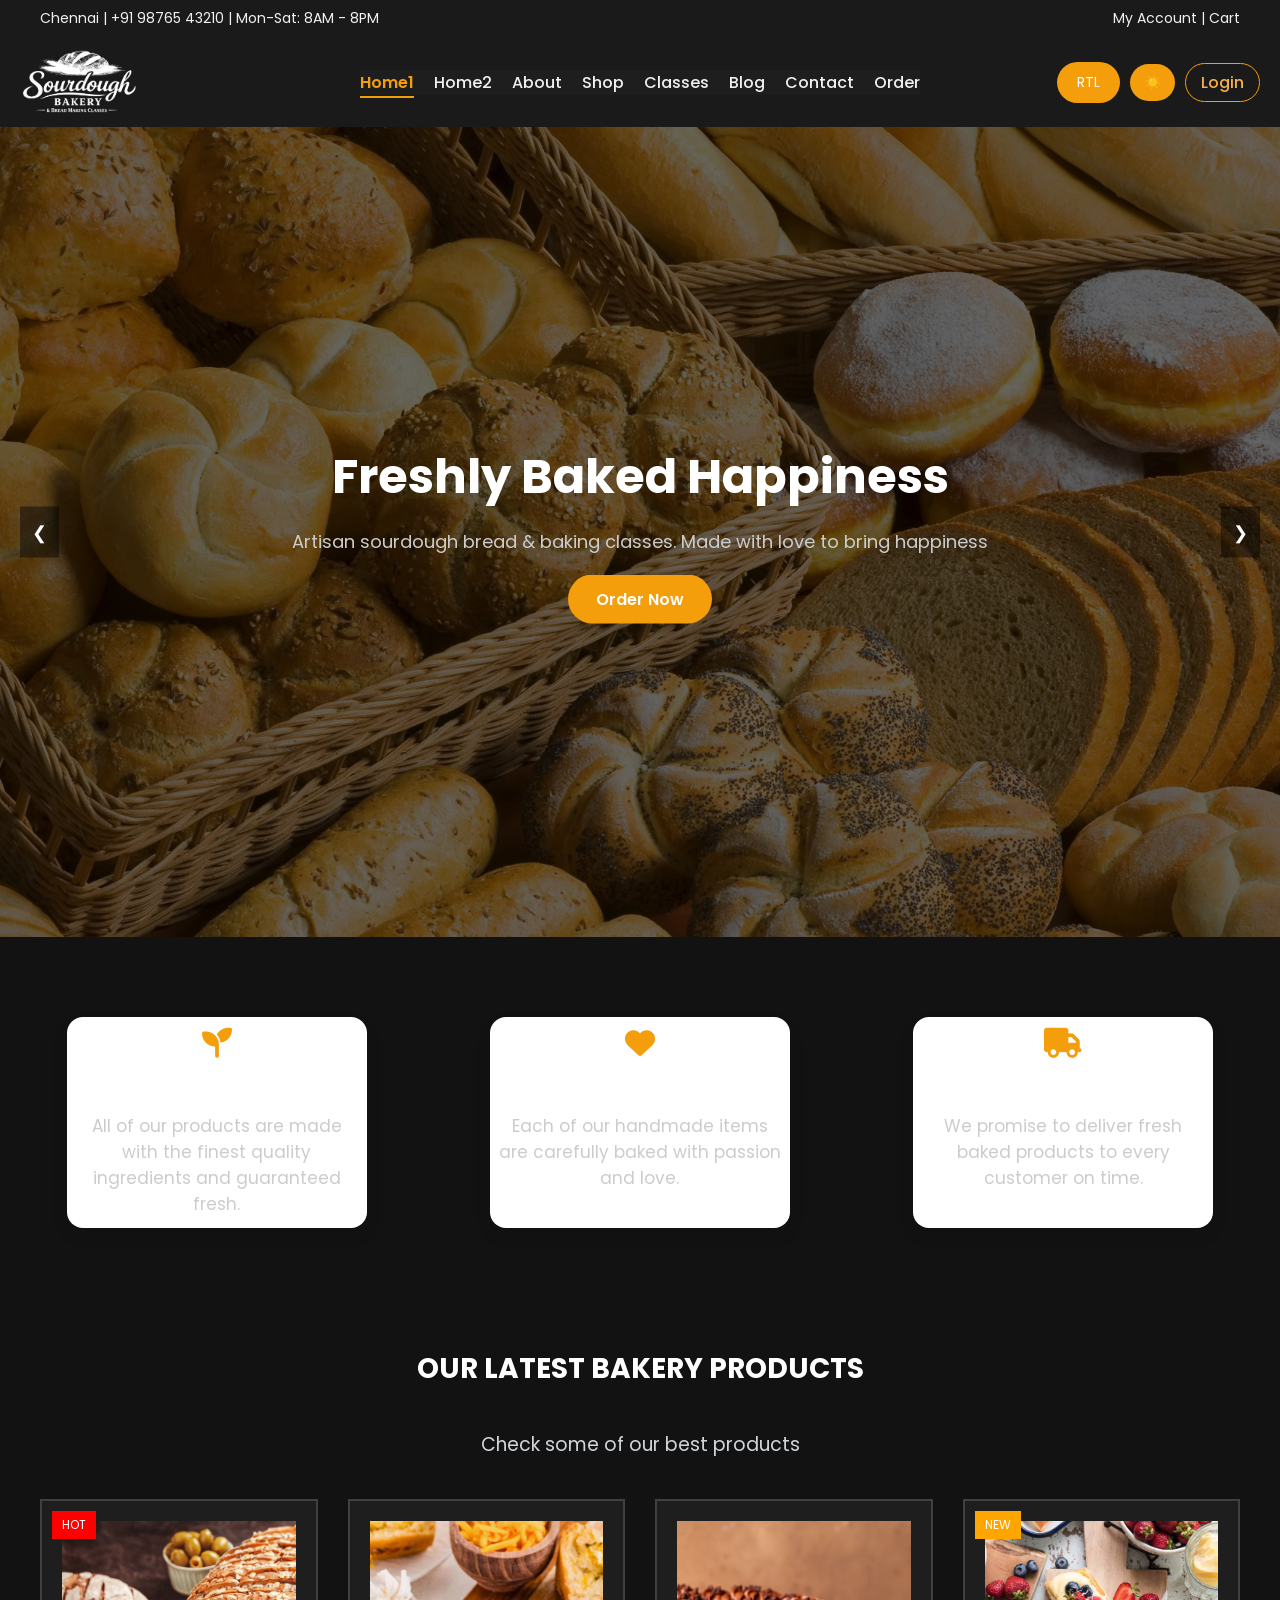
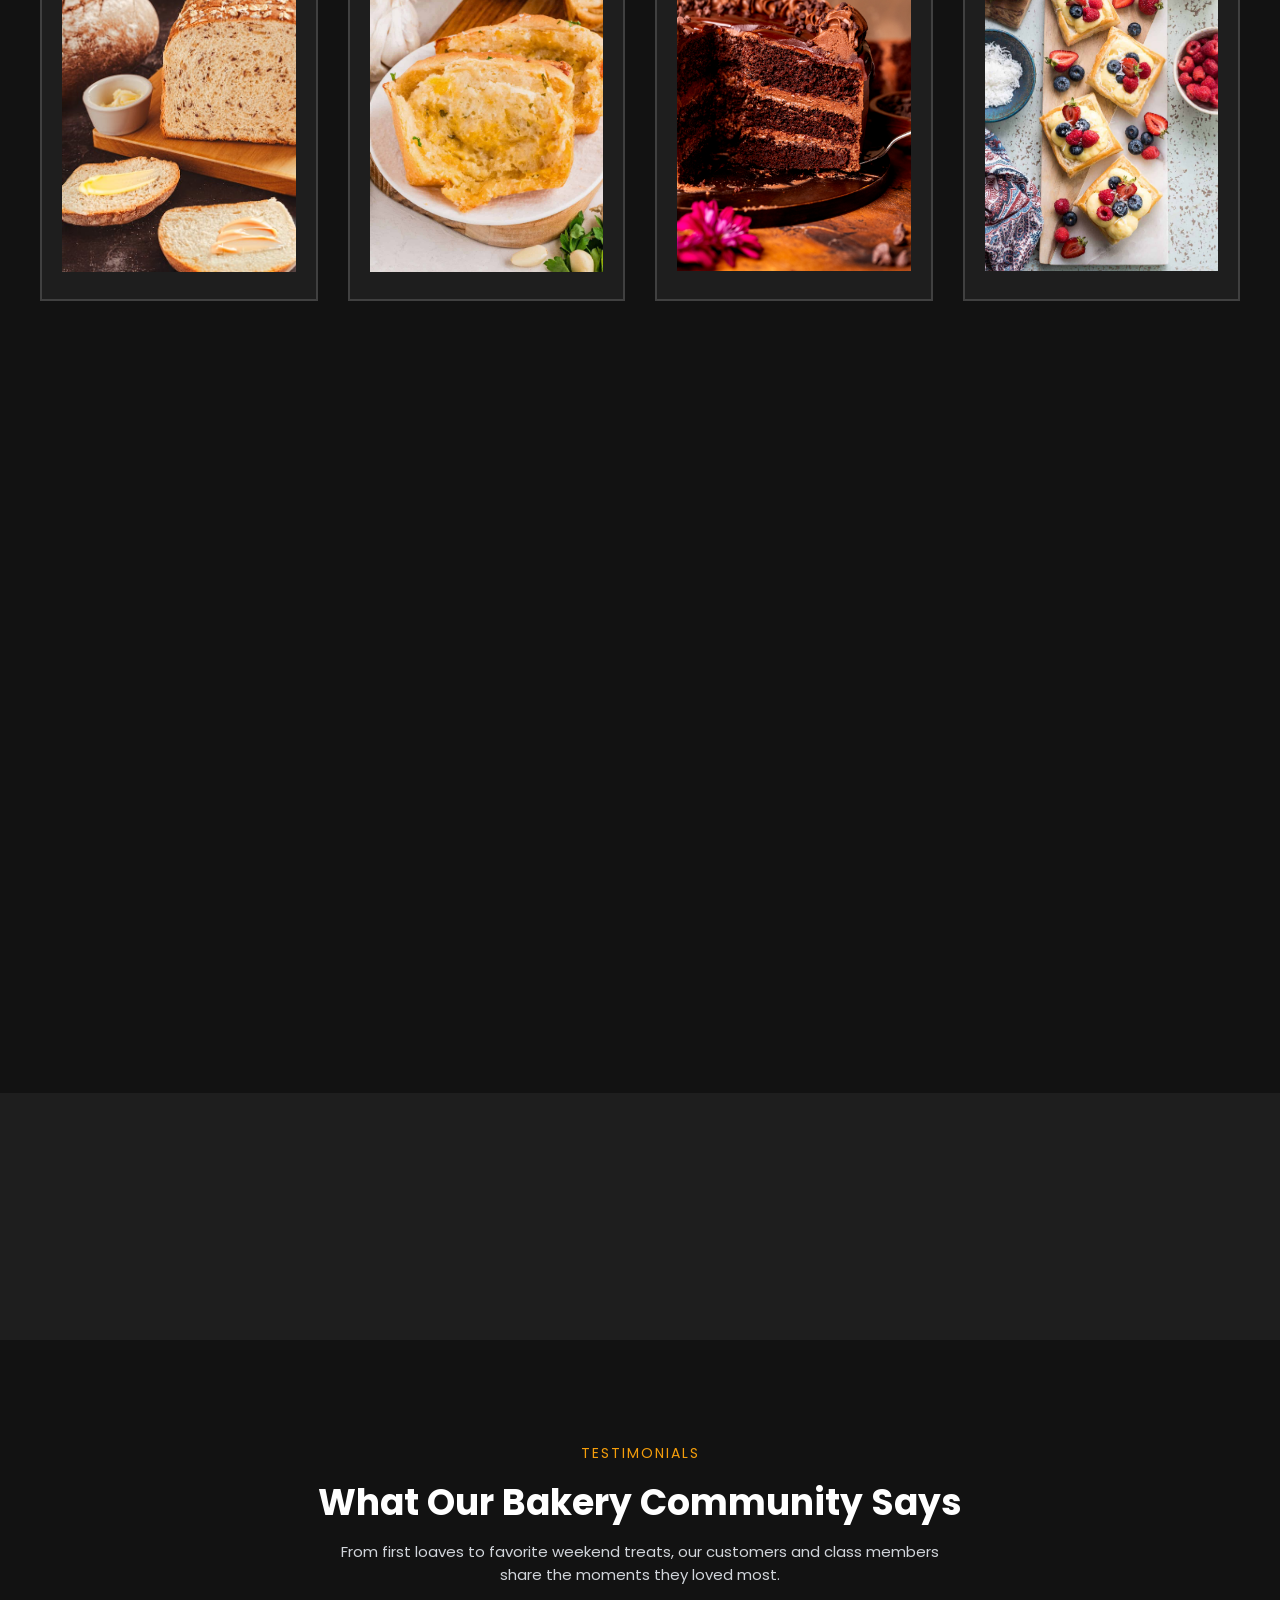
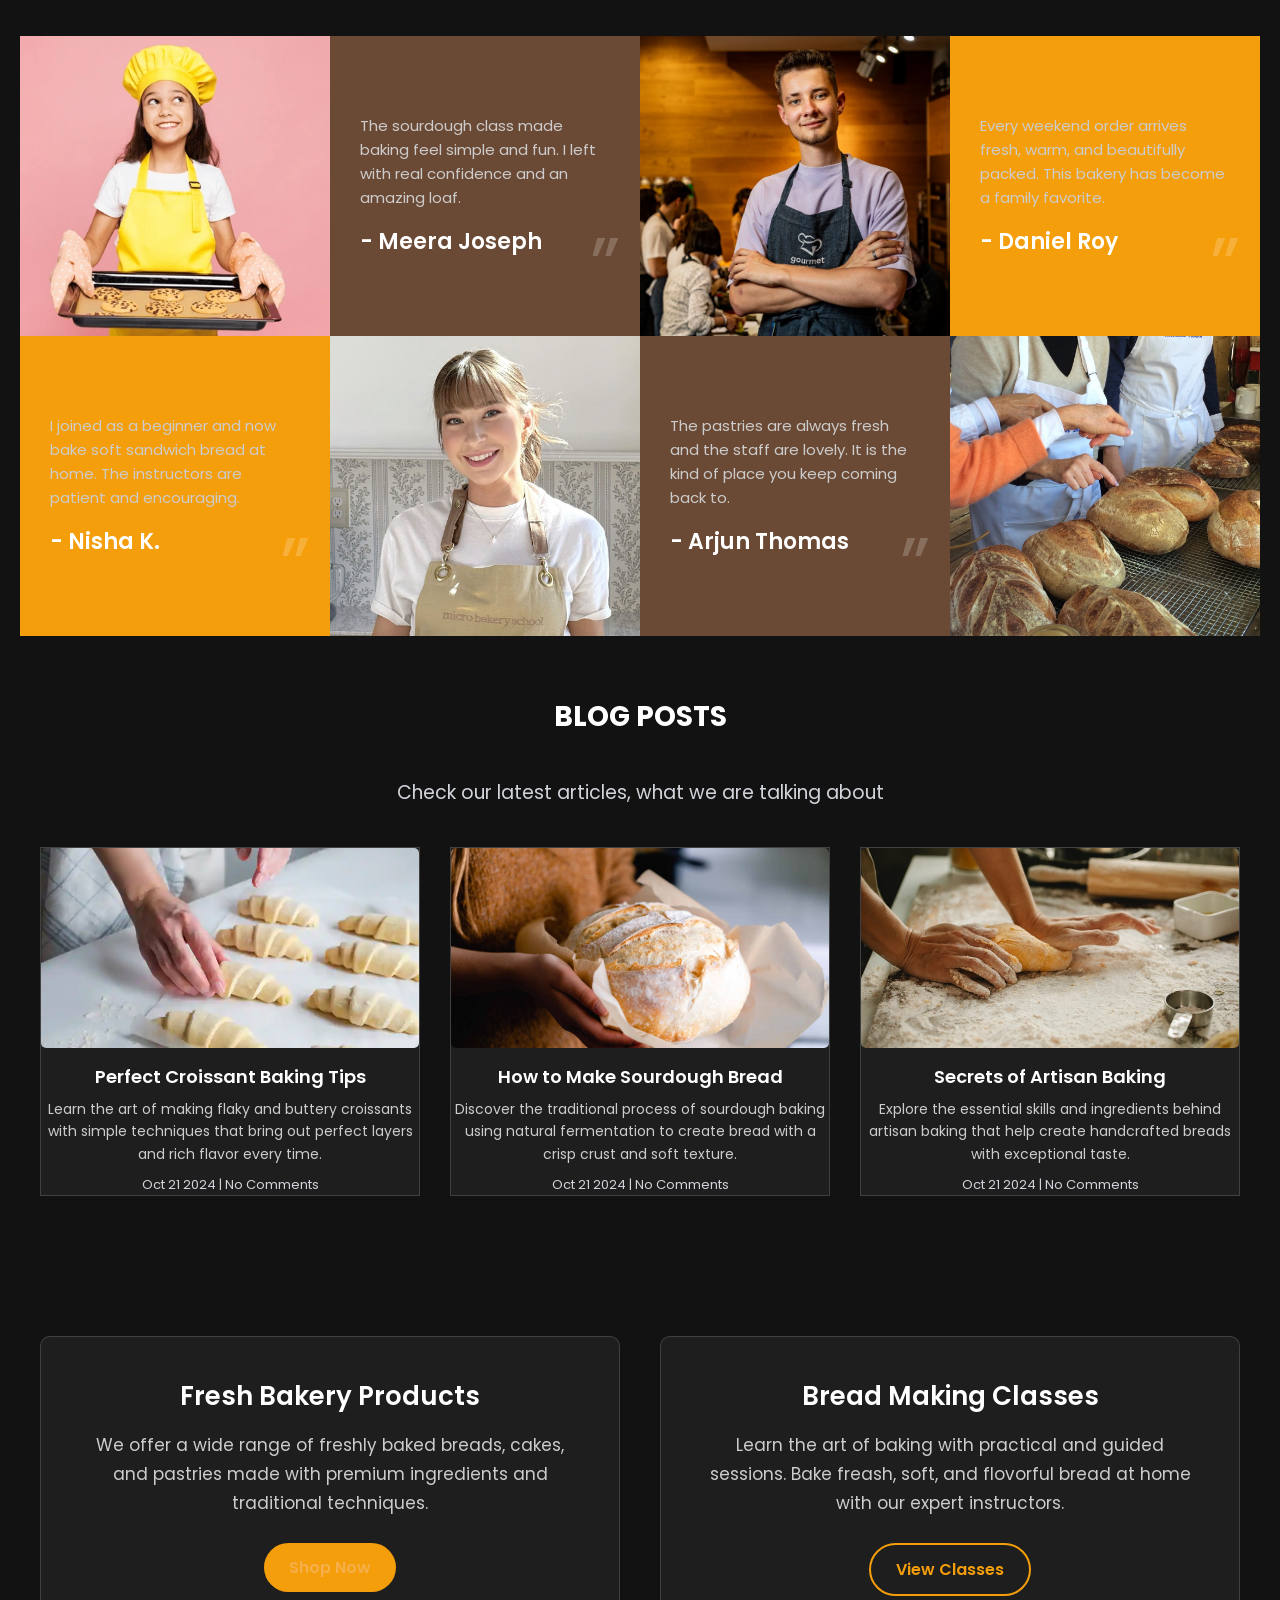
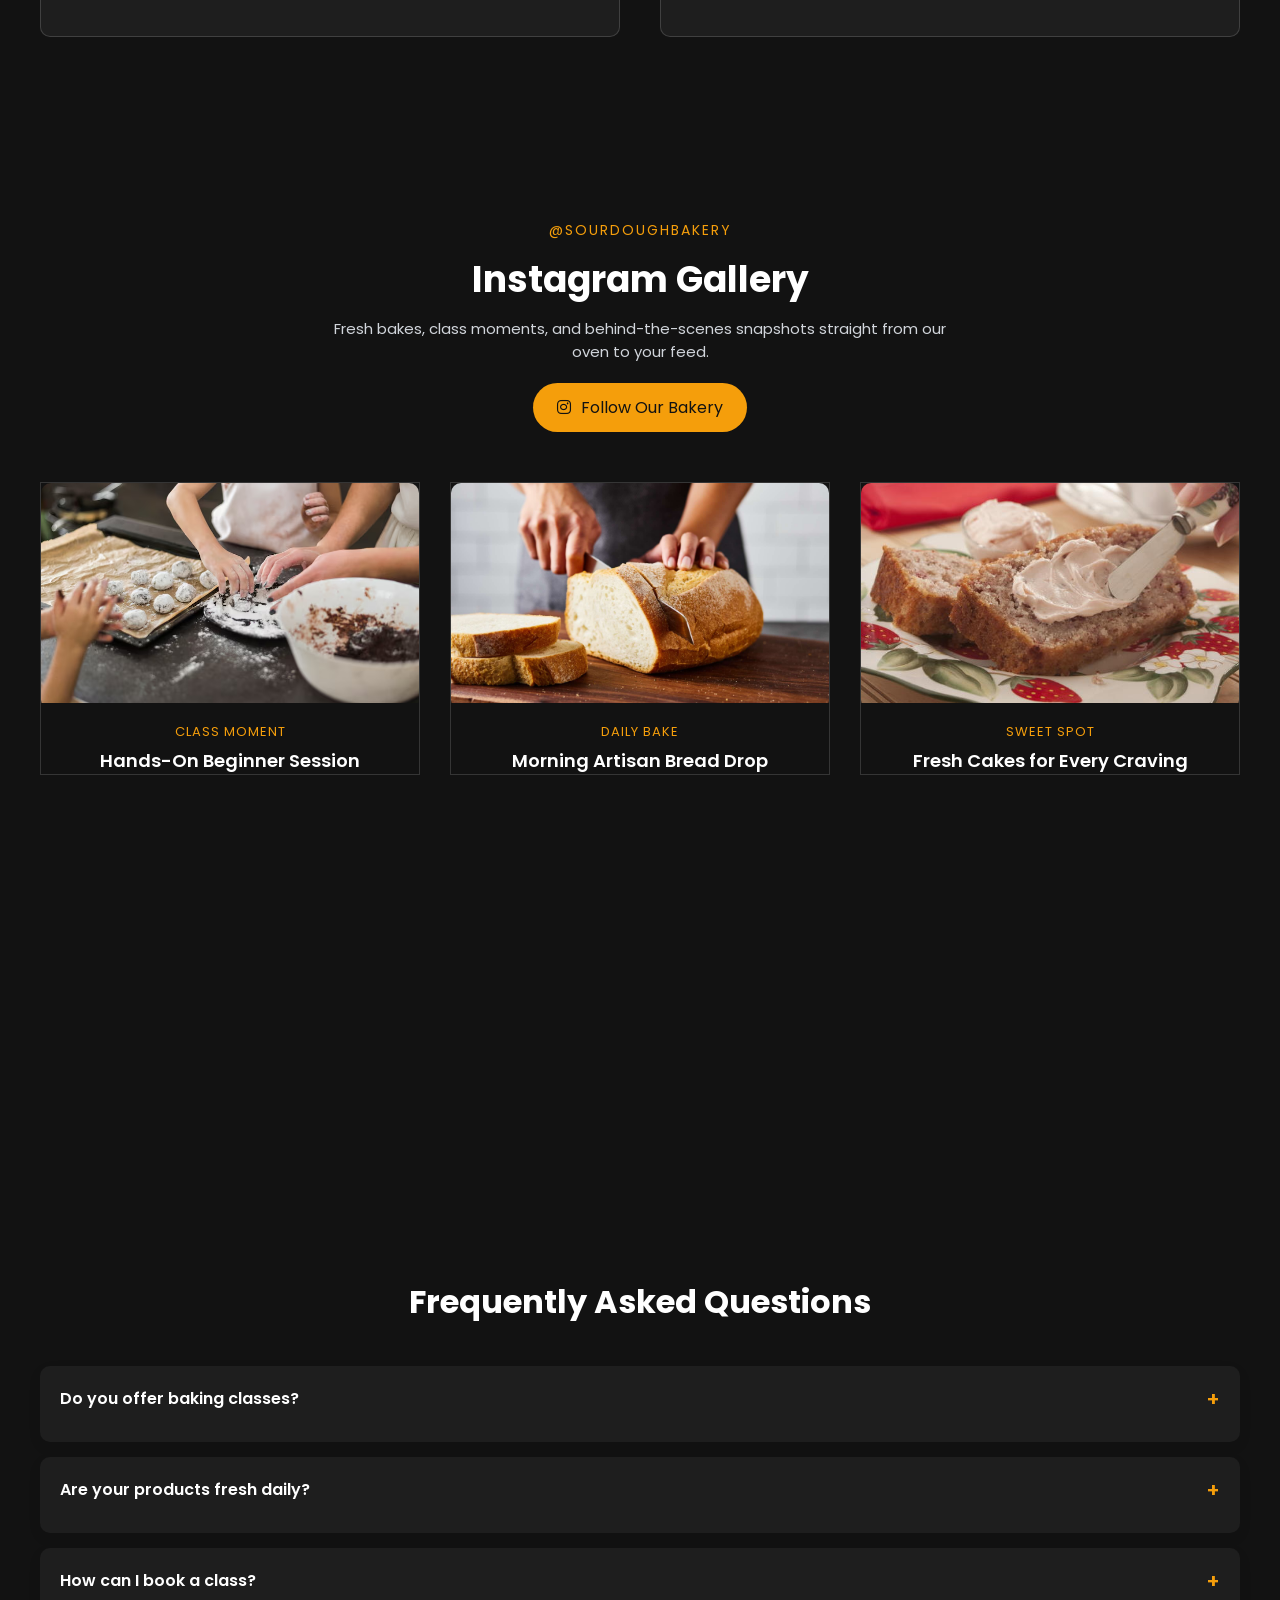
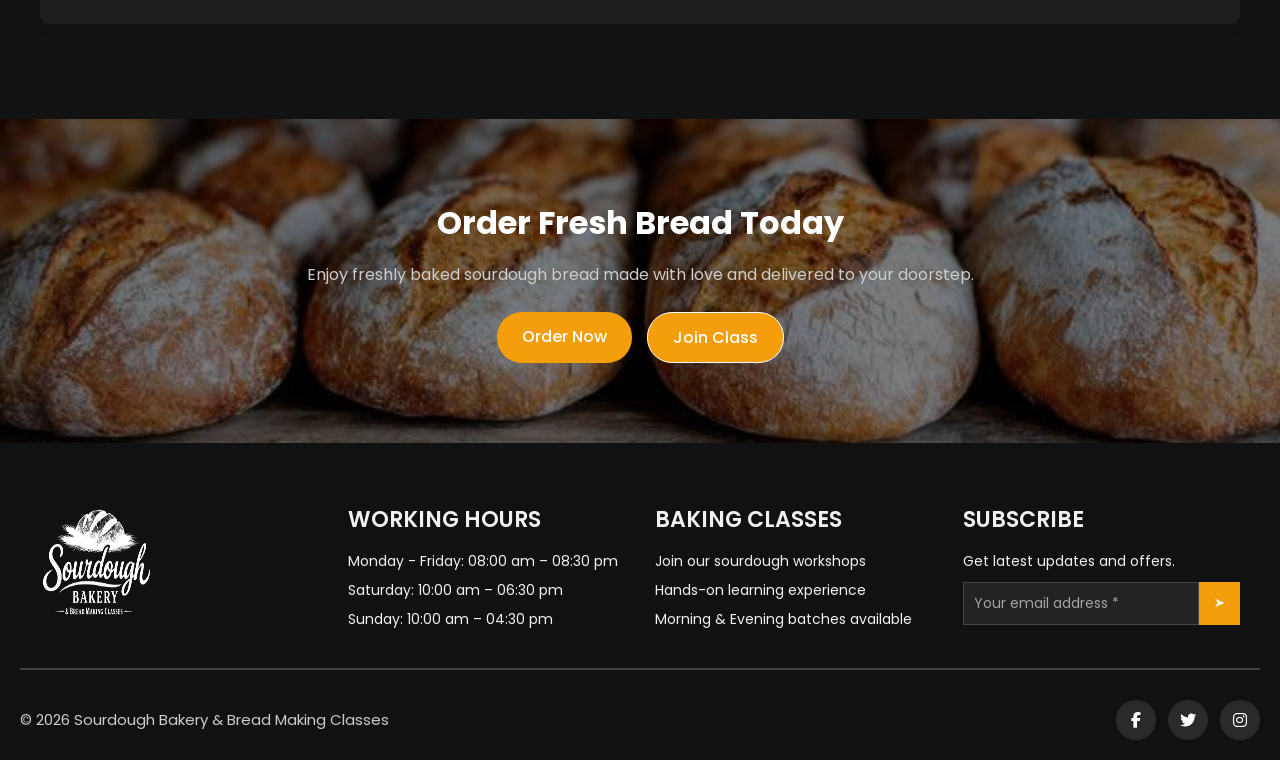
<file: index.html>
<!DOCTYPE html>
<html lang="en">
<head>
  <meta charset="UTF-8">
  <meta name="viewport" content="width=device-width, initial-scale=1.0">

  <title>Sourdough Bakery & Bread Making Classes</title>

  <!-- GOOGLE FONT (ONE FONT ONLY) -->
  <link href="https://fonts.googleapis.com/css2?family=Poppins:wght@300;400;500;600;700&display=swap" rel="stylesheet">
  <!-- icon -->
   <link rel="stylesheet" href="https://cdnjs.cloudflare.com/ajax/libs/font-awesome/6.5.0/css/all.min.css">
  <link rel="icon" type="image/png" href="images/logo.png">

  <!-- CSS FILE -->
  <link rel="stylesheet" href="css/style.css">
  <link rel="stylesheet" href="css/animate.css">
  <link rel="stylesheet" href="css/responsive.css">
</head>

<body class="home1-page">

<!-- TOP BAR -->
<div class="top-bar">
  <div class="left">
    Chennai | +91 98765 43210 | Mon-Sat: 8AM - 8PM
  </div>

  <div class="right">
    My Account | Cart
  </div>
</div>

<nav class="navbar">

  <!-- LOGO -->
  <div class="logo">
    <a href="index.html">
      <img src="images/logo.png" alt="Logo" class="logo">
    </a>
  </div>

  <!-- HAMBURGER -->
  <div class="menu-toggle" id="menu-toggle">☰</div>

  <!-- MENU -->
  <ul class="nav-links">
    <li><a href="index.html">Home1</a></li>
    <li><a href="home2.html">Home2</a></li>
    <li><a href="about.html">About</a></li>
    <li><a href="shop.html">Shop</a></li>
    <li><a href="classes.html">Classes</a></li>
    <li><a href="blog.html">Blog</a></li>
    <li><a href="contact.html">Contact</a></li>
    <li><a href="order.html">Order</a></li>
  </ul>
    

    <!-- MOBILE BUTTONS ONLY -->
    <div class="nav-right">
      <li class="mobile-btn"><a href="login.html" class="login">Login</a></li>
    </div>

  <!-- DESKTOP BUTTONS -->
  <div class="nav-btns">
    <button id="rtlToggleBtn" class="nav-rtl-btn">RTL</button>
    <button id="darkToggleBtn" class="dark-btn">🌙</button>
    <a href="login.html" class="login">Login</a>
  </div>

</nav>
<!-- HERO SLIDER -->
<section class="hero-slider">

  <!-- SLIDE 1 -->
  <div class="slide active" style="background-image: url('images/hero1.jpg')">
    <div class="overlay"></div>
    <div class="content">
      <h1 class="home1-main-heading">Freshly Baked Happiness</h1>
      <p>Artisan sourdough bread & baking classes. Made with love to bring happiness</p>
      <a href="order.html" class="btn">Order Now</a>
    </div>
  </div>

  <!-- SLIDE 2 -->
  <div class="slide" style="background-image: url('images/hero2.jpg')">
    <div class="overlay"></div>
    <div class="content">
      <h1>Learn Bread Making</h1>
      <p>Join our hands-on baking classes. Learn the art of bread making from scratch</p>
      <a href="classes.html" class="btn">Join Class</a>
    </div>
  </div>

  <!-- SLIDE 3 -->
  <div class="slide" style="background-image: url('images/hero3.jpg')">
    <div class="overlay"></div>
    <div class="content">
      <h1>Authentic Sourdough</h1>
      <p>Authentic sourdhough crafted with time and tradition. Made with love & natural fermentation</p>
      <a href="shop.html" class="btn">Explore Menu</a>
    </div>
  </div>

  <!-- NAVIGATION ARROWS -->
  <button class="prev">&#10094;</button>
  <button class="next">&#10095;</button>

</section>
<!--features-->
<section class="features">

  <div class="feature-box">
    <i class="fa-solid fa-seedling"></i>
    <h3>Fresh Ingredients</h3>
    <p>All of our products are made with the finest quality ingredients and guaranteed fresh.</p>
  </div>

  <div class="feature-box">
    <i class="fa-solid fa-heart"></i>
    <h3>Baked With Love</h3>
    <p>Each of our handmade items are carefully baked with passion and love.</p>
  </div>

  <div class="feature-box">
    <i class="fa-solid fa-truck"></i>
    <h3>On Time Delivery</h3>
    <p>We promise to deliver fresh baked products to every customer on time.</p>
  </div>

</section>
<!--features end-->
<!--product-->
<section class="products">

  <h2 class="section-title">OUR LATEST BAKERY PRODUCTS</h2>
  <p class="section-sub">Check some of our best products</p>

  <div class="product-grid">

    <!-- PRODUCT 1 -->
    <div class="product-card">
      <div class="badge hot">HOT</div>
      <img src="images/bread1.jpg" alt="">
      <div class="productoverlay">
        <h3>Sourdough</h3>
        <p>Fresh artisan bread</p>
        <span>$3.99</span>
      </div>
    </div>

    <!-- PRODUCT 2 -->
    <div class="product-card">
      <img src="images/bread2.jpg" alt="">
      <div class="productoverlay">
        <h3>Croissant</h3>
        <p>Buttery soft layers</p>
        <span>$2.50</span>
      </div>
    </div>

    <!-- PRODUCT 3 -->
    <div class="product-card">
      <img src="images/bread3.jpg" alt="">
      <div class="productoverlay">
        <h3>Chocolate Cake</h3>
        <p>Rich & creamy</p>
        <span>$5.99</span>
      </div>
    </div>

    <!-- PRODUCT 4 -->
    <div class="product-card">
      <div class="badge new">NEW</div>
      <img src="images/bread4.jpg" alt="">
      <div class="productoverlay">
        <h3>Pastry</h3>
        <p>Sweet delight</p>
        <span>$2.99</span>
      </div>
    </div>

    <!-- ROW 2 -->
    <div class="product-card">
      <div class="badge sale">SALE</div>
      <img src="images/bread5.jpg">
      <div class="productoverlay">
        <h3>Multigrain</h3>
        <p>Healthy bread</p>
        <span>$4.50</span>
      </div>
    </div>

    <div class="product-card">
      <img src="images/bread6.jpg">
      <div class="productoverlay">
        <h3>Baguette</h3>
        <p>Classic French</p>
        <span>$3.20</span>
      </div>
    </div>

    <div class="product-card">
      <img src="images/bread7.jpg">
      <div class="productoverlay">
        <h3>Donut</h3>
        <p>Sweet glaze</p>
        <span>$1.99</span>
      </div>
    </div>

    <div class="product-card">
      <img src="images/bread8.jpg">
      <div class="productoverlay">
        <h3>Muffin</h3>
        <p>Soft & fluffy</p>
        <span>$2.20</span>
      </div>
    </div>

  </div>

</section>
<!--product end-->
<!--why-->
<section class="why">

  <h2 class="section-title">Why Choose Our Bakery</h2>

  <div class="why-container">

    <div class="why-box">
      <i class="fa-solid fa-wheat-awn"></i>
      <h3>Fresh Ingredients</h3>
      <p>We use only natural and high-quality ingredients.</p>
    </div>

    <div class="why-box">
      <i class="fa-solid fa-heart"></i>
      <h3>Baked With Love</h3>
      <p>Every product is handmade with care and passion.</p>
    </div>

    <div class="why-box">
      <i class="fa-solid fa-clock"></i>
      <h3>Always Fresh</h3>
      <p>We prepare our products fresh each day for perfect taste.</p>
    </div>

    <div class="why-box">
      <i class="fa-solid fa-truck"></i>
      <h3>Fast Delivery</h3>
      <p>Enjoy quick and reliable delivery of freshly baked products.</p>
    </div>

  </div>

</section>
<!--why end-->
<!--stat-->
<section class="stats">

  <div class="stats-container">

    <div class="stat-box">
      <h2 class="counter" data-target="9750">0</h2>
      <p>Happy Customers</p>
    </div>

    <div class="stat-box">
      <h2 class="counter" data-target="2800">0</h2>
      <p>Breads Baked</p>
    </div>

    <div class="stat-box">
      <h2 class="counter" data-target="5700">0</h2>
      <p>Social Followers</p>
    </div>

    <div class="stat-box">
      <h2 class="counter" data-target="6400">0</h2>
      <p>Working Hours</p>
    </div>

  </div>

</section>
<!--statend-->
<!--testimonials-->
<section class="home1-testimonials">
  <div class="gallery-header">
    <span class="gallery-tag">TESTIMONIALS</span>
    <h2>What Our Bakery Community Says</h2>
    <p>
      From first loaves to favorite weekend treats, our customers and class members share the moments they loved most.
    </p>
  </div>

  <div class="testimonial-grid">
    <div class="grid-container">

      <div class="grid-item">
        <img src="images/testi1.jpg" alt="Customer enjoying bakery experience">
      </div>

      <div class="grid-item text brown">
        <p>
          The sourdough class made baking feel simple and fun. I left with real confidence and an amazing loaf.
        </p>
        <h4>- Meera Joseph</h4>
      </div>

      <div class="grid-item">
        <img src="images/testi2.jpg" alt="Happy bakery customer with fresh bread">
      </div>

      <div class="grid-item text orange">
        <p>
          Every weekend order arrives fresh, warm, and beautifully packed. This bakery has become a family favorite.
        </p>
        <h4>- Daniel Roy</h4>
      </div>

      <div class="grid-item text orange">
        <p>
          I joined as a beginner and now bake soft sandwich bread at home. The instructors are patient and encouraging.
        </p>
        <h4>- Nisha K.</h4>
      </div>

      <div class="grid-item">
        <img src="images/testi3.jpg" alt="Student from baking class smiling">
      </div>

      <div class="grid-item text brown">
        <p>
          The pastries are always fresh and the staff are lovely. It is the kind of place you keep coming back to.
        </p>
        <h4>- Arjun Thomas</h4>
      </div>

      <div class="grid-item">
        <img src="images/gallery4.jpg" alt="Fresh sourdough bread from the bakery">
      </div>

    </div>
  </div>
</section>
<!--testimonials end-->
<!--blog-->
<section class="blog">

  <h2 class="section-title">BLOG POSTS</h2>
  <p class="section-sub">Check our latest articles, what we are talking about</p>

  <div class="blog-container">

    <!-- BLOG 1 -->
    <div class="blog-card">
      <img src="images/blog1.jpg" alt="">
      <h3>Perfect Croissant Baking Tips</h3>
      <p>Learn the art of making flaky and buttery croissants with simple techniques that bring out perfect layers and rich flavor every time.</p>

      <div class="blog-meta">
        <span>Oct 21 2024</span> | <span>No Comments</span>
      </div>
    </div>

    <!-- BLOG 2 -->
    <div class="blog-card">
      <img src="images/blog2.jpg" alt="">
      <h3>How to Make Sourdough Bread</h3>
      <p>Discover the traditional process of sourdough baking using natural fermentation to create bread with a crisp crust and soft texture.</p>

      <div class="blog-meta">
        <span>Oct 21 2024</span> | <span>No Comments</span>
      </div>
    </div>

    <!-- BLOG 3 -->
    <div class="blog-card">
      <img src="images/blog3.jpg" alt="">
      <h3>Secrets of Artisan Baking</h3>
      <p>Explore the essential skills and ingredients behind artisan baking that help create handcrafted breads with exceptional taste.</p>

      <div class="blog-meta">
        <span>Oct 21 2024</span> | <span>No Comments</span>
      </div>
    </div>

  </div>

</section>
<!--blog end-->
<section class="home-services">

  <div class="service-container">

    <!-- BOX 1 -->
    <div class="service-card">
      <h3>Fresh Bakery Products</h3>
      <p>
        We offer a wide range of freshly baked breads, cakes, and pastries made with premium ingredients and traditional techniques.
      </p>
      <a href="shop.html" class="service-btn">Shop Now</a>
    </div>

    <!-- BOX 2 -->
    <div class="service-card">
      <h3>Bread Making Classes</h3>
      <p>
        Learn the art of baking with practical and guided sessions. Bake freash, soft, and flovorful bread at home with our expert instructors. 
      </p>
      <a href="classes.html" class="service-btn outline">View Classes</a>
    </div>

  </div>

</section>
<!--instagram gallery-->
<section class="gallery-section instagram-gallery">
  <div class="gallery-container">

    <div class="gallery-header">
      <span class="gallery-tag">@SOURDOUGHBAKERY</span>
      <h2>Instagram Gallery</h2>
      <p>
        Fresh bakes, class moments, and behind-the-scenes snapshots straight from our oven to your feed.
      </p>
      <a href="#" class="gallery-follow">
        <i class="fa-brands fa-instagram"></i>
        Follow Our Bakery
      </a>
    </div>

    <div class="gallery-grid">

      <div class="gallery-card">
        <div class="gallery-img">
          <img src="images/gallery1.jpg" alt="Baking class preparation">
          <div class="gallery-overlay">
            <i class="fa-brands fa-instagram"></i>
          </div>
        </div>
        <span class="gallery-category">CLASS MOMENT</span>
        <h3>Hands-On Beginner Session</h3>
      </div>

      <div class="gallery-card">
        <div class="gallery-img">
          <img src="images/gallery2.jpg" alt="Fresh artisan bread display">
          <div class="gallery-overlay">
            <i class="fa-brands fa-instagram"></i>
          </div>
        </div>
        <span class="gallery-category">DAILY BAKE</span>
        <h3>Morning Artisan Bread Drop</h3>
      </div>

      <div class="gallery-card">
        <div class="gallery-img">
          <img src="images/gallery3.jpg" alt="Bakery dessert selection">
          <div class="gallery-overlay">
            <i class="fa-brands fa-instagram"></i>
          </div>
        </div>
        <span class="gallery-category">SWEET SPOT</span>
        <h3>Fresh Cakes for Every Craving</h3>
      </div>

      <div class="gallery-card">
        <div class="gallery-img">
          <img src="images/gallery4.jpg" alt="Sourdough workshop bread">
          <div class="gallery-overlay">
            <i class="fa-brands fa-instagram"></i>
          </div>
        </div>
        <span class="gallery-category">WORKSHOP</span>
        <h3>Perfecting the Sourdough Crust</h3>
      </div>

      <div class="gallery-card">
        <div class="gallery-img">
          <img src="images/gallery5.jpg" alt="Pastry class in progress">
          <div class="gallery-overlay">
            <i class="fa-brands fa-instagram"></i>
          </div>
        </div>
        <span class="gallery-category">PASTRY CLASS</span>
        <h3>Layering Buttery Pastries</h3>
      </div>

      <div class="gallery-card">
        <div class="gallery-img">
          <img src="images/gallery6.jpg" alt="Desserts prepared in the bakery">
          <div class="gallery-overlay">
            <i class="fa-brands fa-instagram"></i>
          </div>
        </div>
        <span class="gallery-category">FEATURED FEED</span>
        <h3>Weekend Dessert Highlights</h3>
      </div>

    </div>
  </div>
</section>
<!--instagram gallery end-->
<section class="faq-section">
  <div class="faq-container">
    <h2>Frequently Asked Questions</h2>

    <div class="faq-item">
      <div class="faq-question">Do you offer baking classes?</div>
      <div class="faq-answer">Yes, we provide beginner to advanced baking classes.</div>
    </div>

    <div class="faq-item">
      <div class="faq-question">Are your products fresh daily?</div>
      <div class="faq-answer">All our breads are baked fresh every morning.</div>
    </div>

    <div class="faq-item">
      <div class="faq-question">How can I book a class?</div>
      <div class="faq-answer">You can book online or visit our bakery.</div>
    </div>

  </div>
</section>
<!--cta-->
<section class="cta">

  <div class="cta-content">
    <h2>Order Fresh Bread Today</h2>
    <p>Enjoy freshly baked sourdough bread made with love and delivered to your doorstep.</p>

    <div class="cta-buttons">
      <a href="order.html" class="cta-btn order-btn">Order Now</a>
      <a href="classes.html" class="cta-btn class-btn">Join Class</a>
    </div>
  </div>

</section>
<!--cta end-->
<footer class="footer">

  <div class="footer-container">

    <!-- LOGO -->
    <div class="footer-box">
      <a href="index.html">
        <img src="images/logo.png" alt="Sourdough Bakery Logo" class="footer-logo">
      </a>
    </div>

    <!-- WORKING HOURS -->
    <div class="footer-box">
      <h3>WORKING HOURS</h3>
      <p>Monday - Friday: 08:00 am – 08:30 pm</p>
      <p>Saturday: 10:00 am – 06:30 pm</p>
      <p>Sunday: 10:00 am – 04:30 pm</p>
    </div>

    <!-- CLASSES / OFFER -->
    <div class="footer-box">
      <h3>BAKING CLASSES</h3>
      <p>Join our sourdough workshops</p>
      <p>Hands-on learning experience</p>
      <p>Morning & Evening batches available</p>
    </div>

    <!-- SUBSCRIBE -->
    <div class="footer-box">
      <h3>SUBSCRIBE</h3>
      <p>Get latest updates and offers.</p>

      <div class="subscribe">
        <input type="email" placeholder="Your email address *">
        <button>&#10148;</button>
      </div>
    </div>

  </div>

  <hr>

  <!-- BOTTOM -->
  <div class="footer-bottom">
    <p>© 2026 Sourdough Bakery & Bread Making Classes</p>

    <div class="socials">
        <a href="#"><i class="fa-brands fa-facebook-f"></i></a>
        <a href="#"><i class="fa-brands fa-twitter"></i></a>
        <a href="#"><i class="fa-brands fa-instagram"></i></a>
    </div>
  </div>

</footer>

<!-- JS FILE -->
<script src="js/script.js"></script>
<script src="js/animate.js"></script>
<script>
const darkBtn = document.getElementById("darkToggleBtn");

// Load saved mode, default to dark
if (localStorage.getItem("theme") === "light") {
  // Stay light
} else {
  document.body.classList.add("dark");
  darkBtn.innerText = "☀️";
  localStorage.setItem("theme", "dark");
}

darkBtn.addEventListener("click", () => {
  document.body.classList.toggle("dark");

  if (document.body.classList.contains("dark")) {
    localStorage.setItem("theme", "dark");
    darkBtn.innerText = "☀️";
  } else {
    localStorage.setItem("theme", "light");
    darkBtn.innerText = "🌙";
  }
});
</script>

<script>
document.querySelectorAll(".faq-item").forEach(item => {
  item.addEventListener("click", () => {
    item.classList.toggle("active");
  });
});
</script>
<script>
document.addEventListener("DOMContentLoaded", function() {
  const links = document.querySelectorAll(".nav-links a");
  const currentPath = window.location.pathname.split('/').pop();
  links.forEach(link => {
    if (link.getAttribute("href") === currentPath) {
      link.classList.add("active");
    }
  });
});
</script>
<button id="scrollTopBtn">↑</button>
<script>
const scrollBtn = document.getElementById("scrollTopBtn");

window.onscroll = function () {
  if (document.documentElement.scrollTop > 200) {
    scrollBtn.style.display = "block";
  } else {
    scrollBtn.style.display = "none";
  }
};

scrollBtn.onclick = function () {
  window.scrollTo({
    top: 0,
    behavior: "smooth"
  });
};
</script>

</body>
</html>
</file>
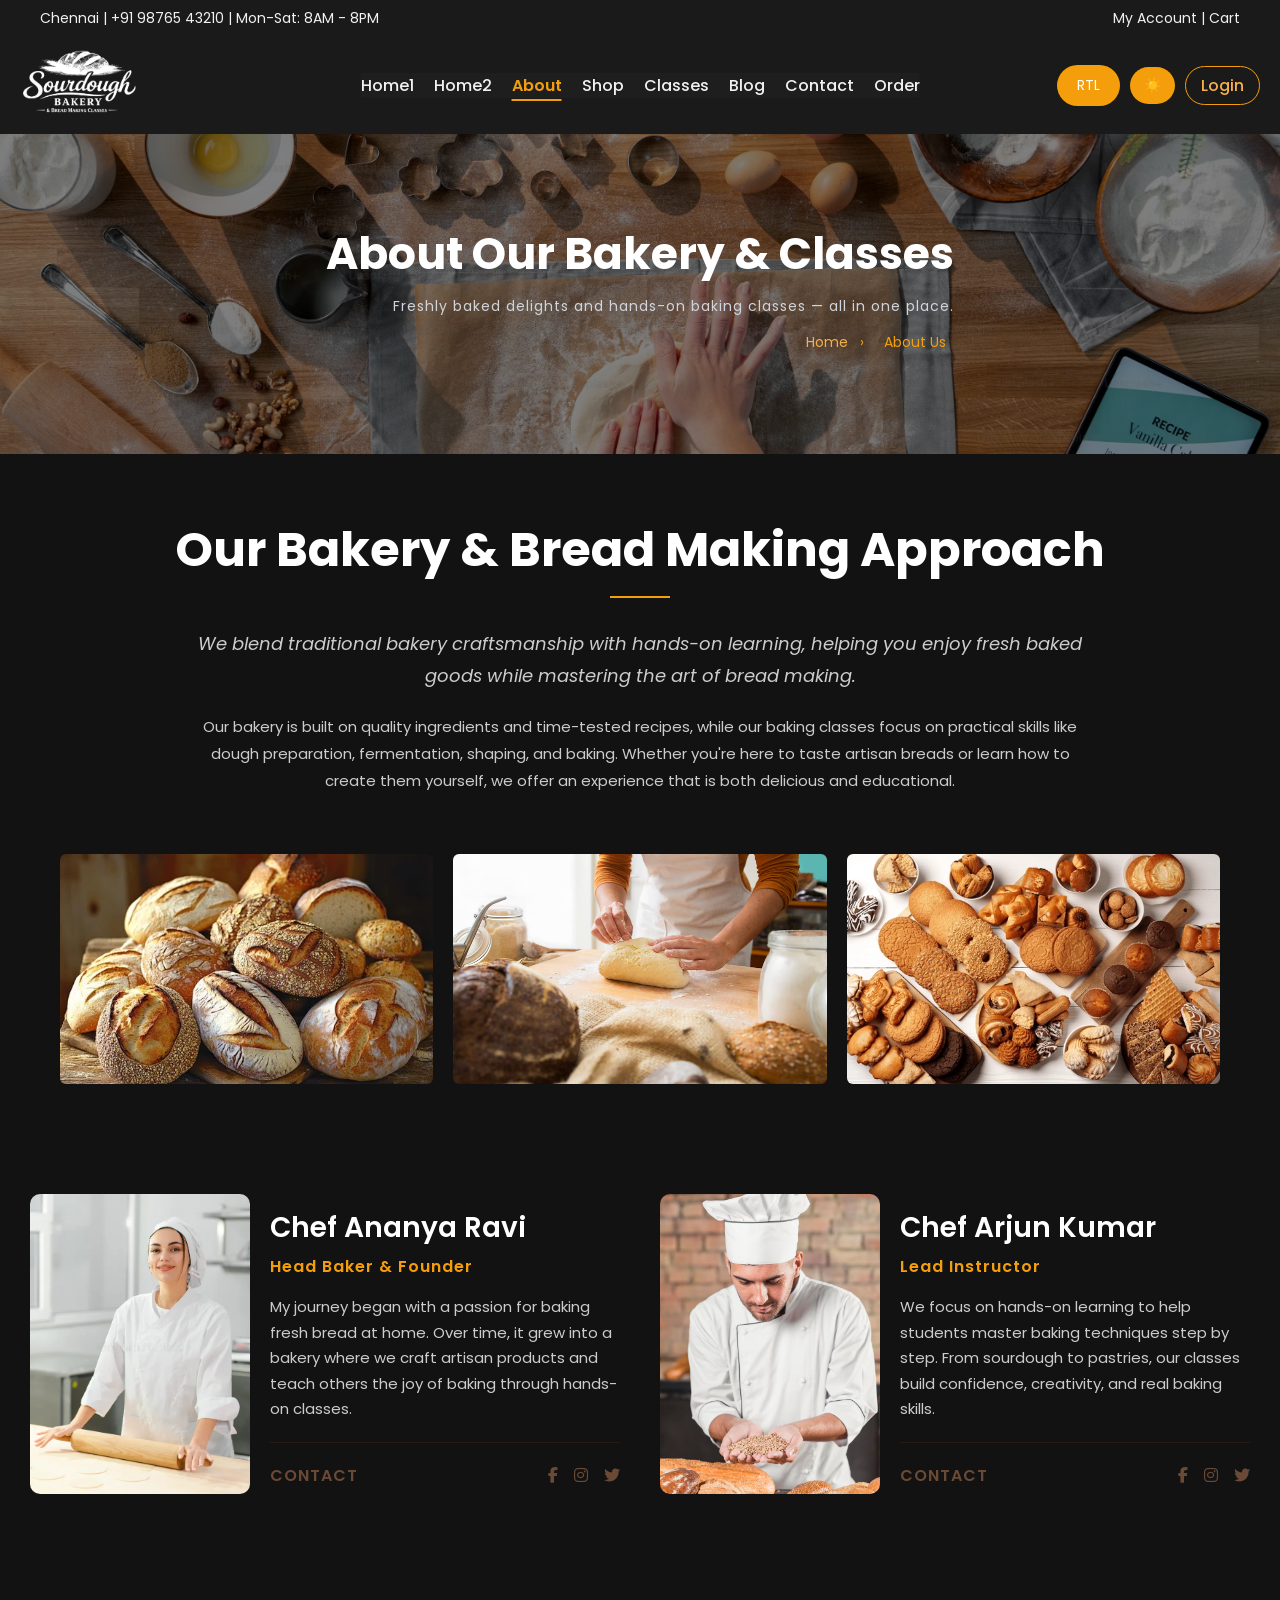
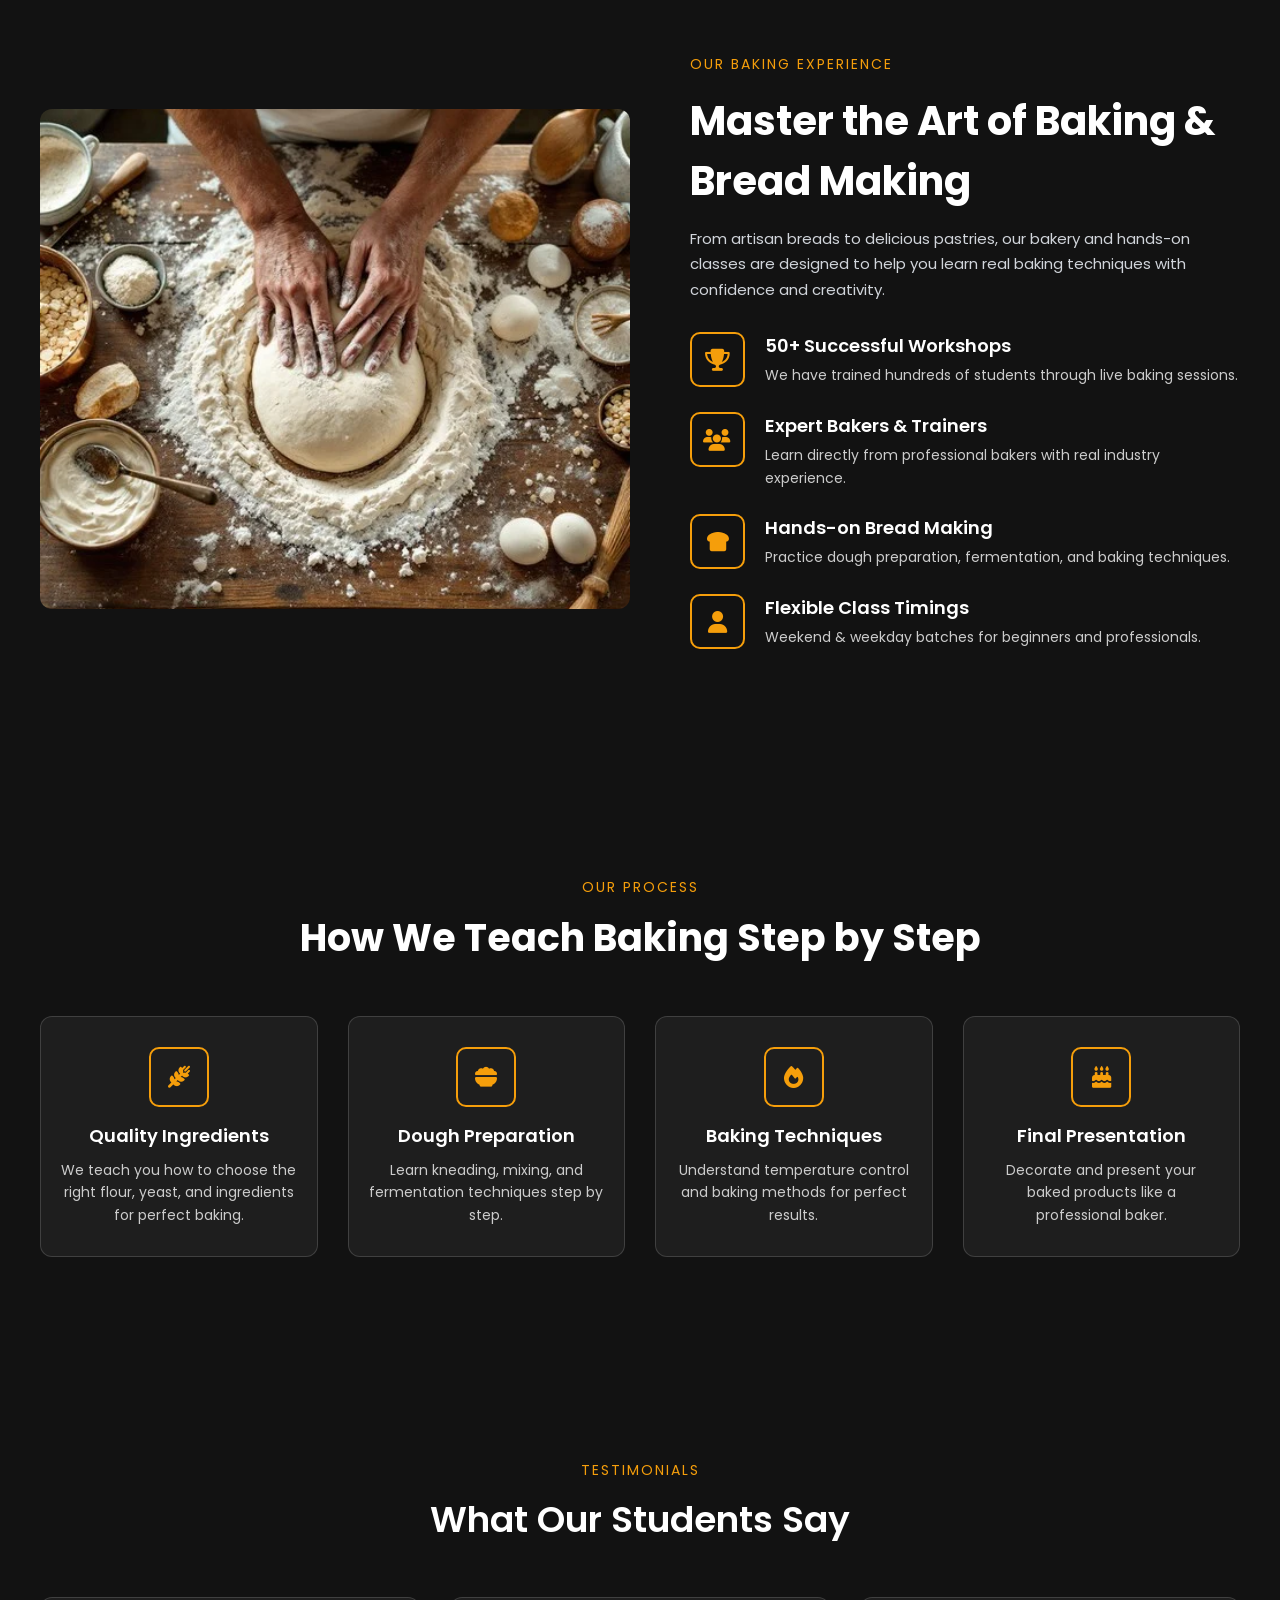
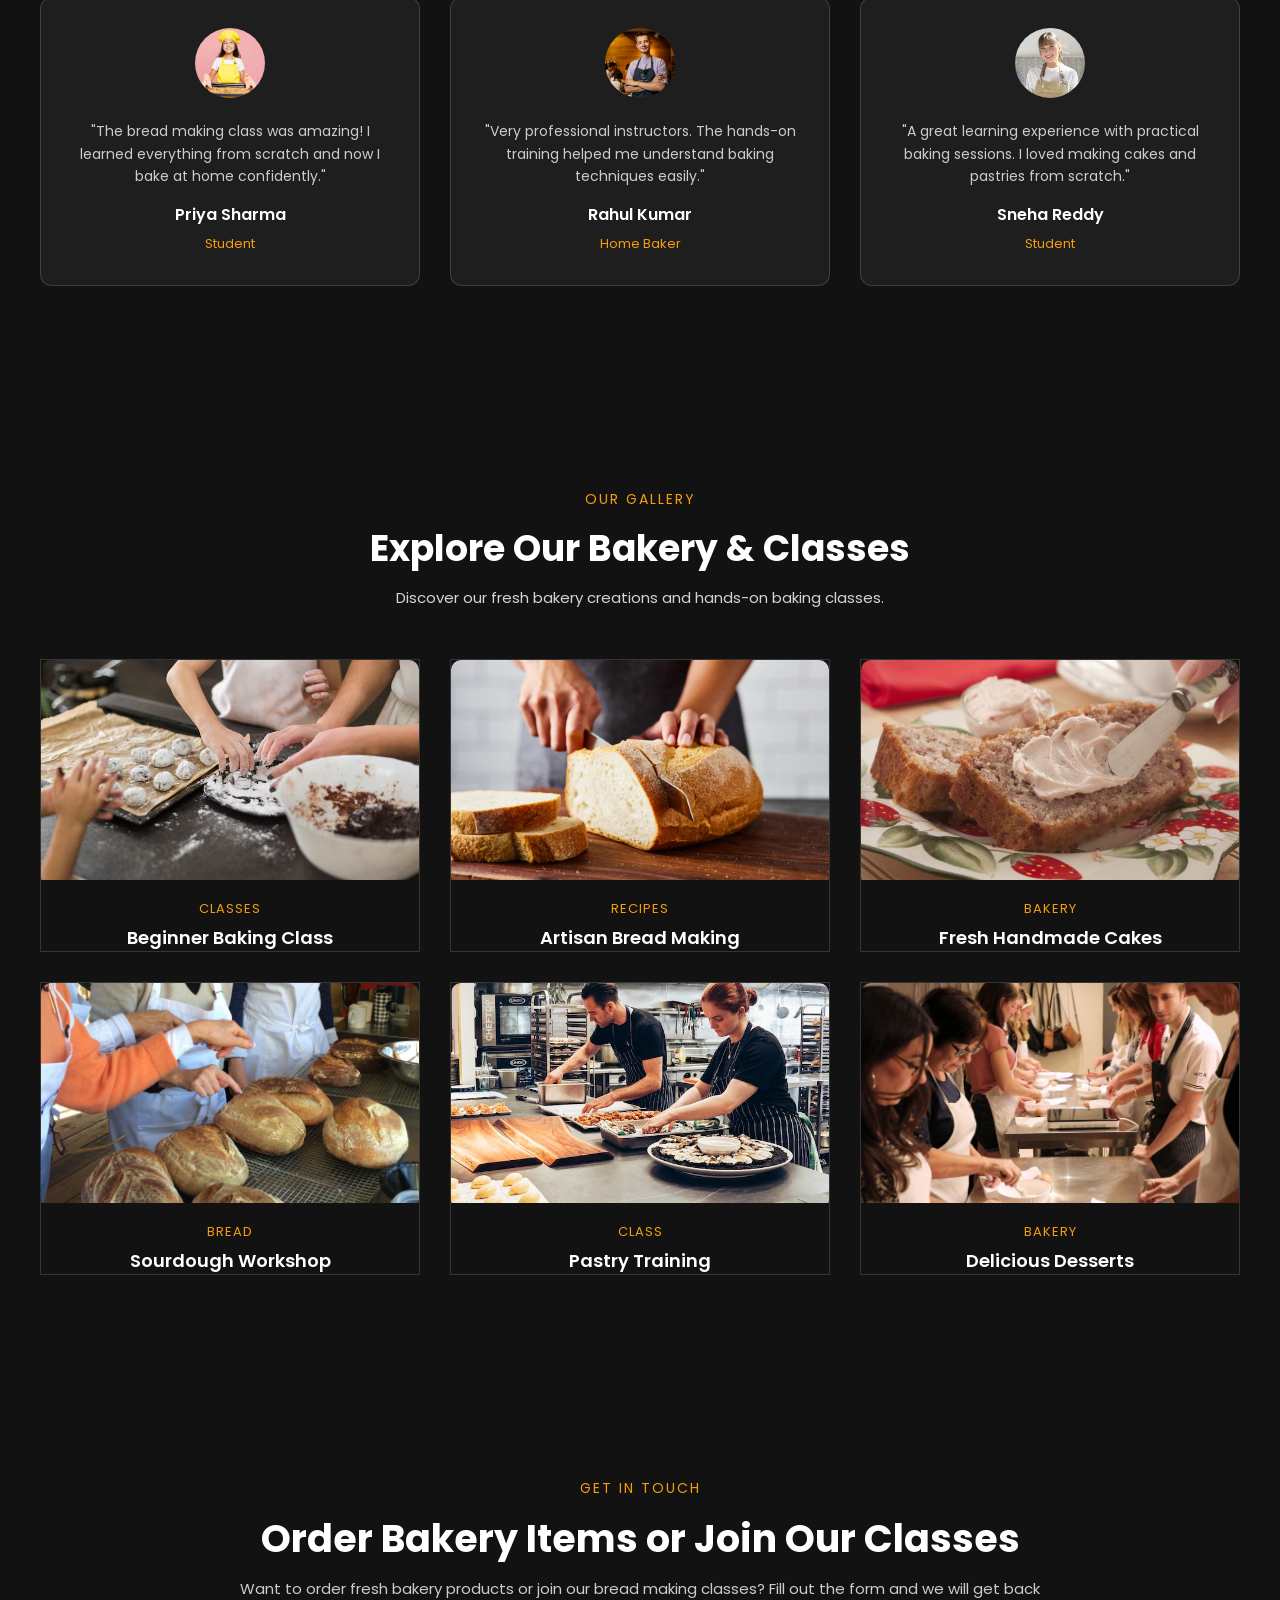
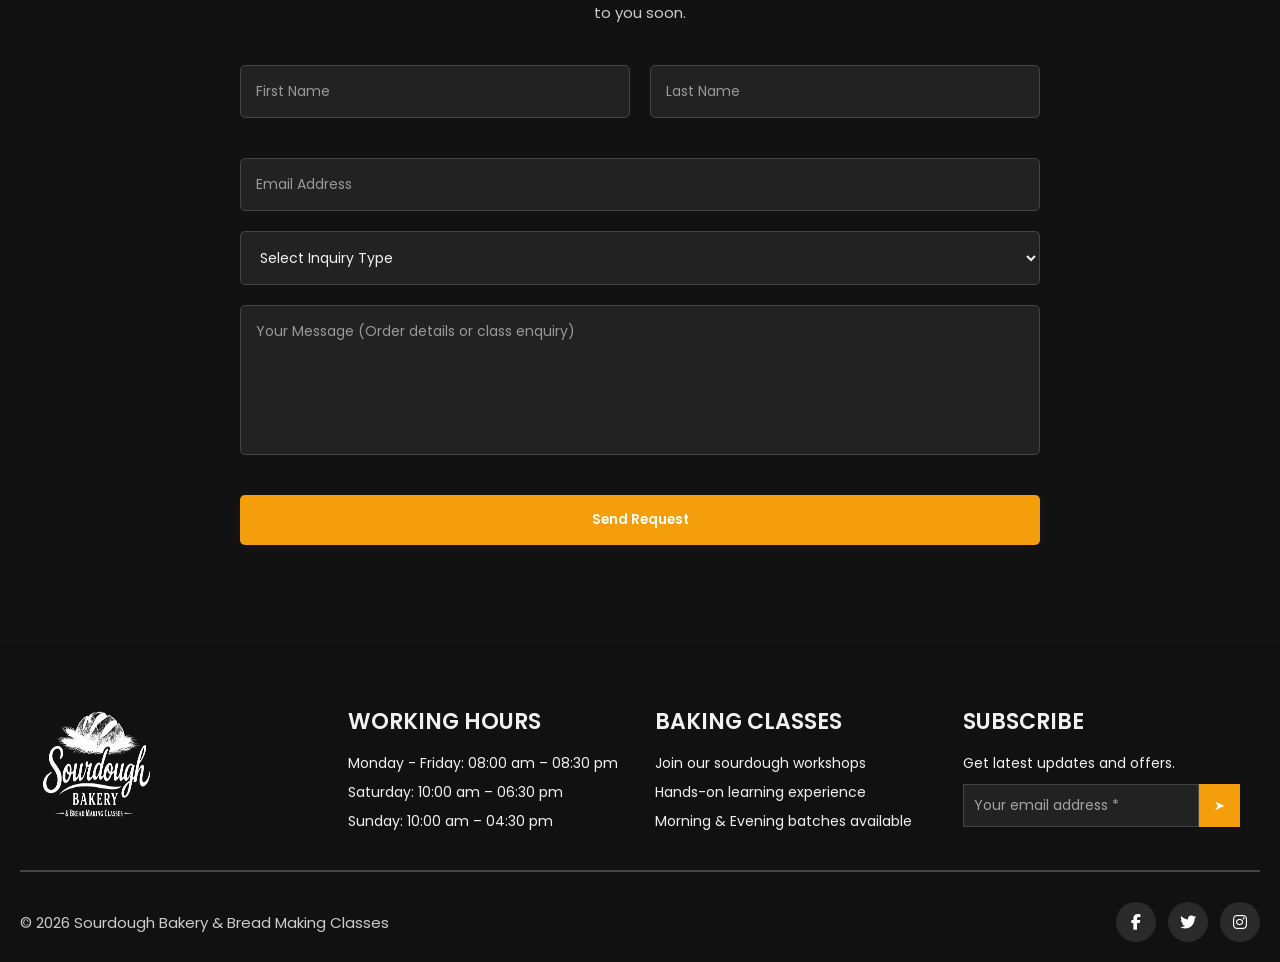
<file: about.html>
<!DOCTYPE html>
<html lang="en">
<head>
  <meta charset="UTF-8">
  <meta name="viewport" content="width=device-width, initial-scale=1.0">

  <title>Sourdough Bakery & Bread Making Classes</title>

  <!-- GOOGLE FONT (ONE FONT ONLY) -->
  <link href="https://fonts.googleapis.com/css2?family=Poppins:wght@300;400;500;600;700&display=swap" rel="stylesheet">
  <!-- icon -->
   <link rel="stylesheet" href="https://cdnjs.cloudflare.com/ajax/libs/font-awesome/6.5.0/css/all.min.css">
  <link rel="icon" type="image/png" href="images/logo.png">

  <!-- CSS FILE -->
  <link rel="stylesheet" href="css/style.css">
  <link rel="stylesheet" href="css/animate.css">
  <link rel="stylesheet" href="css/responsive.css">
</head>

<body>

<!-- TOP BAR -->
<div class="top-bar">
  <div class="left">
    Chennai | +91 98765 43210 | Mon-Sat: 8AM - 8PM
  </div>

  <div class="right">
    My Account | Cart
  </div>
</div>

<nav class="navbar">

  <!-- LOGO -->
  <div class="logo">
    <a href="index.html">
      <img src="images/logo.png" alt="Logo">
    </a>
  </div>

  <!-- HAMBURGER -->
  <div class="menu-toggle" id="menu-toggle">☰</div>

  <!-- MENU -->
  <ul class="nav-links">
    <li><a href="index.html">Home1</a></li>
    <li><a href="home2.html">Home2</a></li>
    <li><a href="about.html" class="active">About</a></li>
    <li><a href="shop.html">Shop</a></li>
    <li><a href="classes.html">Classes</a></li>
    <li><a href="blog.html">Blog</a></li>
    <li><a href="contact.html">Contact</a></li>
    <li><a href="order.html">Order</a></li>
  </ul>

    <!-- MOBILE BUTTONS ONLY -->
  <div class="nav-right">
      <li class="mobile-btn"><a href="login.html" class="login">Login</a></li>
    </div>

  <!-- DESKTOP BUTTONS -->
  <div class="nav-btns">
    <button id="rtlToggleBtn" class="nav-rtl-btn">RTL</button>
    <button id="darkToggleBtn" class="dark-btn">🌙</button>
    <a href="login.html" class="login">Login</a>
  </div>

</nav>
<!--hero-->
<section class="about-hero">
  <div class="about-overlay">
    <div class="about-hero-content">

      <h1>About Our Bakery & Classes</h1>

      <p class="hero-sub">
        Freshly baked delights and hands-on baking classes — all in one place.
      </p>

      <div class="breadcrumb">
        <a href="#">Home</a>
        <span>›</span>
        <span>About Us</span>
      </div>

    </div>
  </div>
</section>
<!--hero end-->
<!--approach-->
<section class="approach-section">
  <div class="approach-container">

    <!-- TITLE -->
    <h2 class="approach-title">Our Bakery & Bread Making Approach</h2>
    <div class="approach-line"></div>

    <!-- HIGHLIGHT TEXT -->
    <p class="approach-highlight">
      We blend traditional bakery craftsmanship with hands-on learning, helping
      you enjoy fresh baked goods while mastering the art of bread making.
    </p>

    <!-- MAIN TEXT -->
    <p class="approach-text">
      Our bakery is built on quality ingredients and time-tested recipes, while our
      baking classes focus on practical skills like dough preparation, fermentation,
      shaping, and baking. Whether you're here to taste artisan breads or learn
      how to create them yourself, we offer an experience that is both delicious
      and educational.
    </p>

    <!-- IMAGES -->
    <div class="approach-images">
      <img src="images/product1.jpg" alt="Fresh Artisan Bread">
      <img src="images/bread-class.jpg" alt="Bread Making Class">
      <img src="images/bakery-product.jpg" alt="Bakery Display">
    </div>

  </div>
</section>
<!--approach end-->
<!--team lead-->
<section class="team-section">
  <div class="team-container">

    <div class="team-grid">

      <!-- MEMBER 1 -->
      <div class="team-item">
        <div class="team-image">
          <img src="images/teamlead-1.jpg" alt="Chef Ananya Ravi">
        </div>

        <div class="team-content">
          <h2>Chef Ananya Ravi</h2>
          <span class="team-role">Head Baker & Founder</span>

          <p>
            My journey began with a passion for baking fresh bread at home. Over time,
            it grew into a bakery where we craft artisan products and teach others
            the joy of baking through hands-on classes.
          </p>

          <div class="team-divider"></div>

          <div class="team-contact">
            <span>CONTACT</span>
            <div class="team-icons">
              <i class="fab fa-facebook-f"></i>
              <i class="fab fa-instagram"></i>
              <i class="fab fa-twitter"></i>
            </div>
          </div>
        </div>
      </div>


      <!-- MEMBER 2 -->
      <div class="team-item">
        <div class="team-image">
          <img src="images/teamlead-2.jpg" alt="Chef Arjun Kumar">
        </div>

        <div class="team-content">
          <h2>Chef Arjun Kumar</h2>
          <span class="team-role">Lead Instructor</span>

          <p>
            We focus on hands-on learning to help students master baking techniques
            step by step. From sourdough to pastries, our classes build confidence,
            creativity, and real baking skills.
          </p>

          <div class="team-divider"></div>

          <div class="team-contact">
            <span>CONTACT</span>
            <div class="team-icons">
              <i class="fab fa-facebook-f"></i>
              <i class="fab fa-instagram"></i>
              <i class="fab fa-twitter"></i>
            </div>
          </div>
        </div>
      </div>

    </div>

  </div>
</section>
<!--teamlead end-->
<!--achievement-->
<section class="achievement-section">
  <div class="achievement-container">

    <!-- LEFT IMAGE -->
    <div class="achievement-image">
      <img src="images/bread-making.jpg" alt="Bread Making">
    </div>

    <!-- RIGHT CONTENT -->
    <div class="achievement-content">

      <span class="achievement-tag">OUR BAKING EXPERIENCE</span>

      <h2>Master the Art of Baking & Bread Making</h2>

      <p class="achievement-desc">
        From artisan breads to delicious pastries, our bakery and hands-on
        classes are designed to help you learn real baking techniques
        with confidence and creativity.
      </p>

      <!-- ITEM 1 -->
      <div class="achievement-item">
        <div class="achievement-icon">
          <i class="fa-solid fa-trophy"></i>
        </div>
        <div>
          <h3>50+ Successful Workshops</h3>
          <p>We have trained hundreds of students through live baking sessions.</p>
        </div>
      </div>

      <!-- ITEM 2 -->
      <div class="achievement-item">
        <div class="achievement-icon">
          <i class="fa-solid fa-users"></i>
        </div>
        <div>
          <h3>Expert Bakers & Trainers</h3>
          <p>Learn directly from professional bakers with real industry experience.</p>
        </div>
      </div>

      <!-- ITEM 3 -->
      <div class="achievement-item">
        <div class="achievement-icon">
          <i class="fa-solid fa-bread-slice"></i>
        </div>
        <div>
          <h3>Hands-on Bread Making</h3>
          <p>Practice dough preparation, fermentation, and baking techniques.</p>
        </div>
      </div>

      <!-- ITEM 4 -->
      <div class="achievement-item">
        <div class="achievement-icon">
          <i class="fa-solid fa-user"></i>
        </div>
        <div>
          <h3>Flexible Class Timings</h3>
          <p>Weekend & weekday batches for beginners and professionals.</p>
        </div>
      </div>

    </div>
  </div>
</section>
<!--achievement end-->
<!--process-->
<section class="process-section">
  <div class="process-container">

    <div class="process-header">
      <span class="process-tag">OUR PROCESS</span>
      <h2>How We Teach Baking Step by Step</h2>
    </div>

    <div class="process-grid">

      <!-- STEP 1 -->
      <div class="process-card">
        <div class="process-icon">
          <i class="fa-solid fa-wheat-awn"></i>
        </div>
        <h3>Quality Ingredients</h3>
        <p>We teach you how to choose the right flour, yeast, and ingredients for perfect baking.</p>
      </div>

      <!-- STEP 2 -->
      <div class="process-card">
        <div class="process-icon">
          <i class="fa-solid fa-bowl-food"></i>
        </div>
        <h3>Dough Preparation</h3>
        <p>Learn kneading, mixing, and fermentation techniques step by step.</p>
      </div>

      <!-- STEP 3 -->
      <div class="process-card">
        <div class="process-icon">
          <i class="fa-solid fa-fire"></i>
        </div>
        <h3>Baking Techniques</h3>
        <p>Understand temperature control and baking methods for perfect results.</p>
      </div>

      <!-- STEP 4 -->
      <div class="process-card">
        <div class="process-icon">
          <i class="fa-solid fa-cake-candles"></i>
        </div>
        <h3>Final Presentation</h3>
        <p>Decorate and present your baked products like a professional baker.</p>
      </div>

    </div>
  </div>
</section>
<!--process end-->
<!--testi-->
<section class="testi-section">
  <div class="testi-container">

    <div class="testi-header">
      <span class="testi-tag">TESTIMONIALS</span>
      <h2>What Our Students Say</h2>
    </div>

    <div class="testi-grid">

      <!-- CARD 1 -->
      <div class="testi-card">
        <img src="images/testi1.jpg" alt="">
        <p>
          "The bread making class was amazing! I learned everything from
          scratch and now I bake at home confidently."
        </p>
        <h4>Priya Sharma</h4>
        <span>Student</span>
      </div>

      <!-- CARD 2 -->
      <div class="testi-card">
        <img src="images/testi2.jpg" alt="">
        <p>
          "Very professional instructors. The hands-on training helped me
          understand baking techniques easily."
        </p>
        <h4>Rahul Kumar</h4>
        <span>Home Baker</span>
      </div>

      <!-- CARD 3 -->
      <div class="testi-card">
        <img src="images/testi3.jpg" alt="">
        <p>
          "A great learning experience with practical baking sessions.  
  I loved making cakes and pastries from scratch."
        </p>
        <h4>Sneha Reddy</h4>
        <span>Student</span>
      </div>

    </div>
  </div>
</section>
<!--testi end-->
<!--gallery-->
<section class="gallery-section">
  <div class="gallery-container">

    <!-- HEADER -->
    <div class="gallery-header">
      <span class="gallery-tag">OUR GALLERY</span>
      <h2>Explore Our Bakery & Classes</h2>
      <p>
        Discover our fresh bakery creations and hands-on baking classes.
      </p>
    </div>

    <!-- GRID -->
    <div class="gallery-grid">

      <!-- ITEM -->
      <div class="gallery-card">
        <div class="gallery-img">
          <img src="images/gallery1.jpg">
          <div class="gallery-overlay">
            <i class="fa-solid fa-magnifying-glass"></i>
          </div>
        </div>
        <span class="gallery-category">CLASSES</span>
        <h3>Beginner Baking Class</h3>
      </div>

      <div class="gallery-card">
        <div class="gallery-img">
          <img src="images/gallery2.jpg">
          <div class="gallery-overlay">
            <i class="fa-solid fa-magnifying-glass"></i>
          </div>
        </div>
        <span class="gallery-category">RECIPES</span>
        <h3>Artisan Bread Making</h3>
      </div>

      <div class="gallery-card">
        <div class="gallery-img">
          <img src="images/gallery3.jpg">
          <div class="gallery-overlay">
            <i class="fa-solid fa-magnifying-glass"></i>
          </div>
        </div>
        <span class="gallery-category">BAKERY</span>
        <h3>Fresh Handmade Cakes</h3>
      </div>

      <div class="gallery-card">
        <div class="gallery-img">
          <img src="images/gallery4.jpg">
          <div class="gallery-overlay">
            <i class="fa-solid fa-magnifying-glass"></i>
          </div>
        </div>
        <span class="gallery-category">BREAD</span>
        <h3>Sourdough Workshop</h3>
      </div>

      <div class="gallery-card">
        <div class="gallery-img">
          <img src="images/gallery5.jpg">
          <div class="gallery-overlay">
            <i class="fa-solid fa-magnifying-glass"></i>
          </div>
        </div>
        <span class="gallery-category">CLASS</span>
        <h3>Pastry Training</h3>
      </div>

      <div class="gallery-card">
        <div class="gallery-img">
          <img src="images/gallery6.jpg">
          <div class="gallery-overlay">
            <i class="fa-solid fa-magnifying-glass"></i>
          </div>
        </div>
        <span class="gallery-category">BAKERY</span>
        <h3>Delicious Desserts</h3>
      </div>

    </div>
  </div>
</section>
<!--gallery end-->
<!--cta-->
<section class="contact-section">
  <div class="contact-container">

    <!-- HEADER -->
    <div class="contact-header">
      <span class="contact-tag">GET IN TOUCH</span>
      <h2>Order Bakery Items or Join Our Classes</h2>
      <p>
        Want to order fresh bakery products or join our bread making classes?
        Fill out the form and we will get back to you soon.
      </p>
    </div>

    <!-- FORM -->
    <form class="contact-form">

      <div class="form-row">
        <input type="text" placeholder="First Name">
        <input type="text" placeholder="Last Name">
      </div>

      <input type="email" placeholder="Email Address">

      <!-- SELECT TYPE -->
      <select>
        <option>Select Inquiry Type</option>
        <option>Bakery Order</option>
        <option>Bread Making Class</option>
        <option>Custom Cake Order</option>
      </select>

      <!-- MESSAGE -->
      <textarea placeholder="Your Message (Order details or class enquiry)"></textarea>

      <button type="submit">Send Request</button>

    </form>

  </div>
</section>
<!--cta end-->
<footer class="footer">

  <div class="footer-container">

    <!-- LOGO -->
    <div class="footer-box">
      <a href="index.html">
        <img src="images/logo.png" alt="Sourdough Bakery Logo" class="footer-logo">
      </a>
    </div>

    <!-- WORKING HOURS -->
    <div class="footer-box">
      <h3>WORKING HOURS</h3>
      <p>Monday - Friday: 08:00 am – 08:30 pm</p>
      <p>Saturday: 10:00 am – 06:30 pm</p>
      <p>Sunday: 10:00 am – 04:30 pm</p>
    </div>

    <!-- CLASSES / OFFER -->
    <div class="footer-box">
      <h3>BAKING CLASSES</h3>
      <p>Join our sourdough workshops</p>
      <p>Hands-on learning experience</p>
      <p>Morning & Evening batches available</p>
    </div>

    <!-- SUBSCRIBE -->
    <div class="footer-box">
      <h3>SUBSCRIBE</h3>
      <p>Get latest updates and offers.</p>

      <div class="subscribe">
        <input type="email" placeholder="Your email address *">
        <button>&#10148;</button>
      </div>
    </div>

  </div>

  <hr>

  <!-- BOTTOM -->
  <div class="footer-bottom">
    <p>© 2026 Sourdough Bakery & Bread Making Classes</p>

    <div class="socials">
        <a href="#"><i class="fa-brands fa-facebook-f"></i></a>
        <a href="#"><i class="fa-brands fa-twitter"></i></a>
        <a href="#"><i class="fa-brands fa-instagram"></i></a>
    </div>
  </div>

</footer>

<!-- JS FILE -->
<script src="js/script.js"></script>
<script src="js/animate.js"></script>
<script>
const darkBtn = document.getElementById("darkToggleBtn");
if (localStorage.getItem("theme") !== "light") {
  document.body.classList.add("dark");
  darkBtn.innerText = "☀️";
}
darkBtn.addEventListener("click", () => {
  document.body.classList.toggle("dark");
  if (document.body.classList.contains("dark")) {
    localStorage.setItem("theme", "dark");
    darkBtn.innerText = "☀️";
  } else {
    localStorage.setItem("theme", "light");
    darkBtn.innerText = "🌙";
  }
});
</script>
<button id="scrollTopBtn">↑</button>
<script>
const scrollBtn = document.getElementById("scrollTopBtn");
window.onscroll = function () {
  scrollBtn.style.display = document.documentElement.scrollTop > 200 ? "block" : "none";
};
scrollBtn.onclick = function () {
  window.scrollTo({ top: 0, behavior: "smooth" });
};
</script>
</body>
</html>
</file>
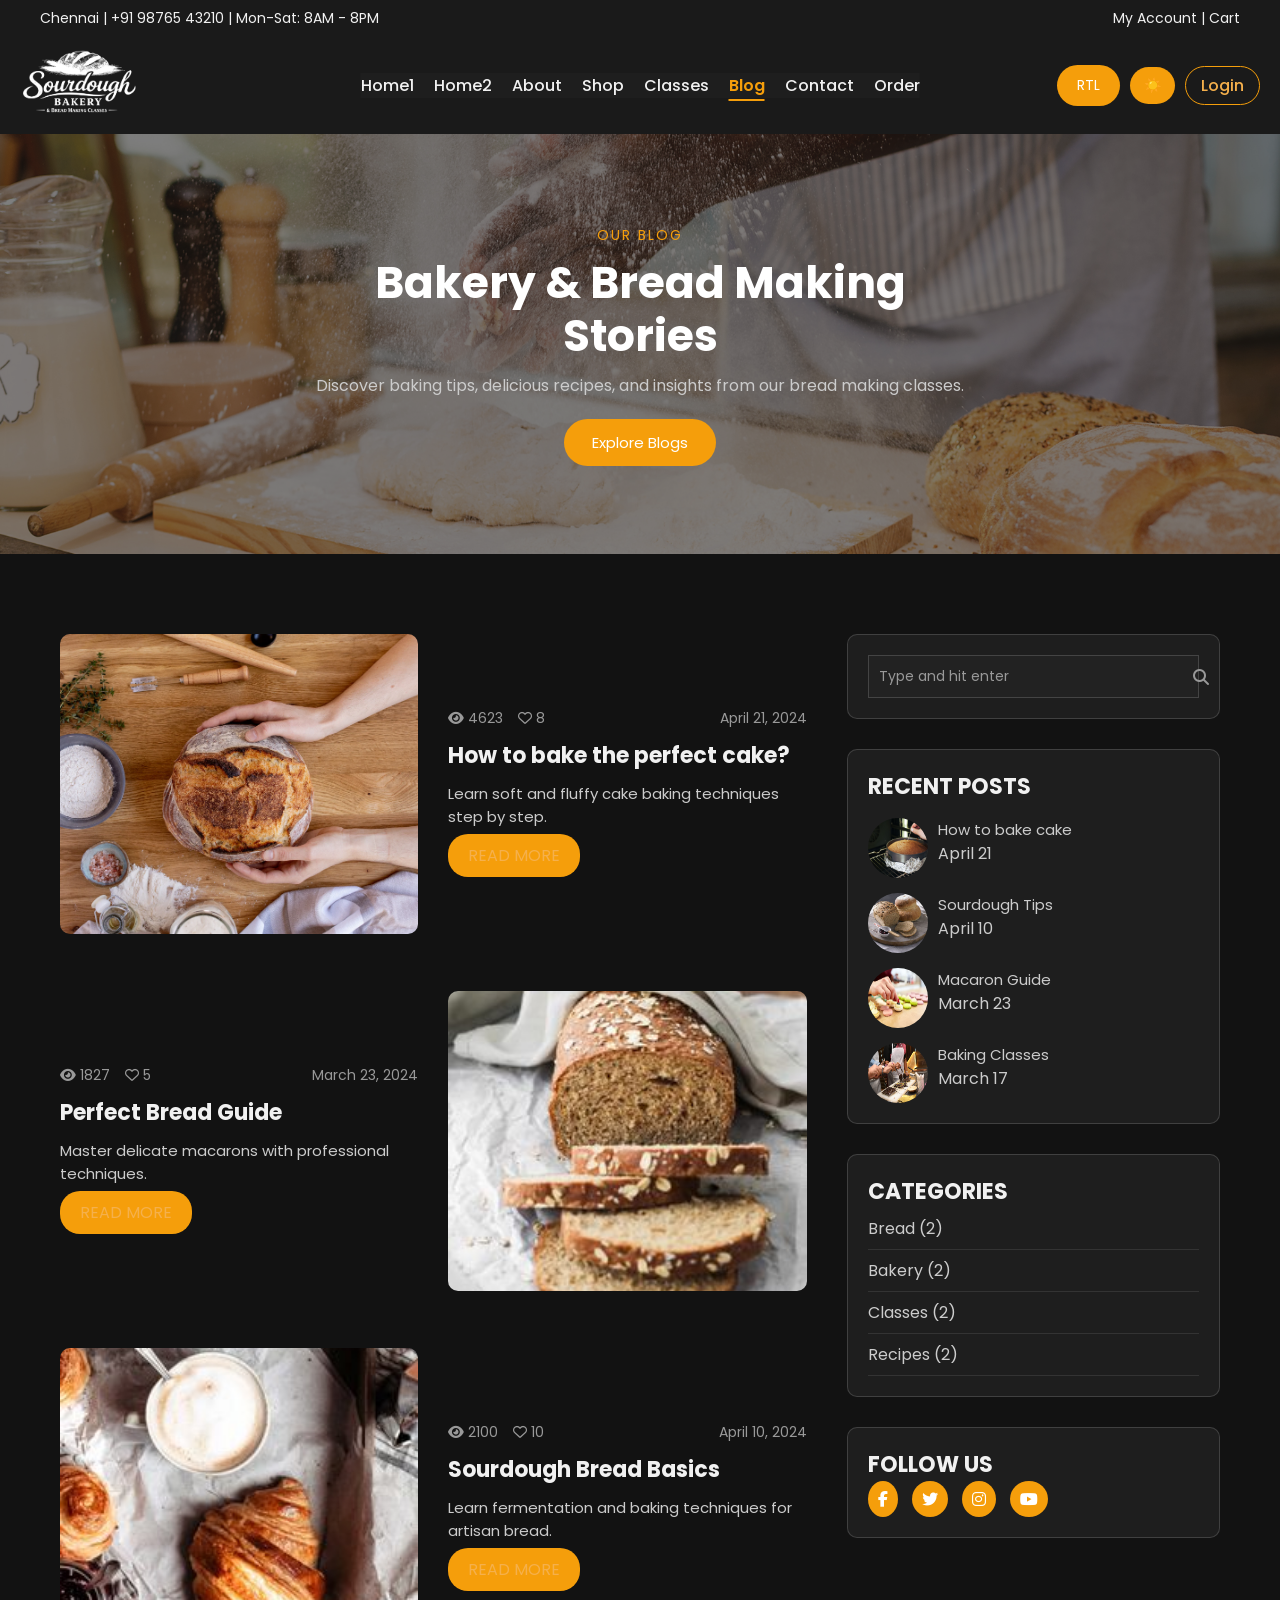
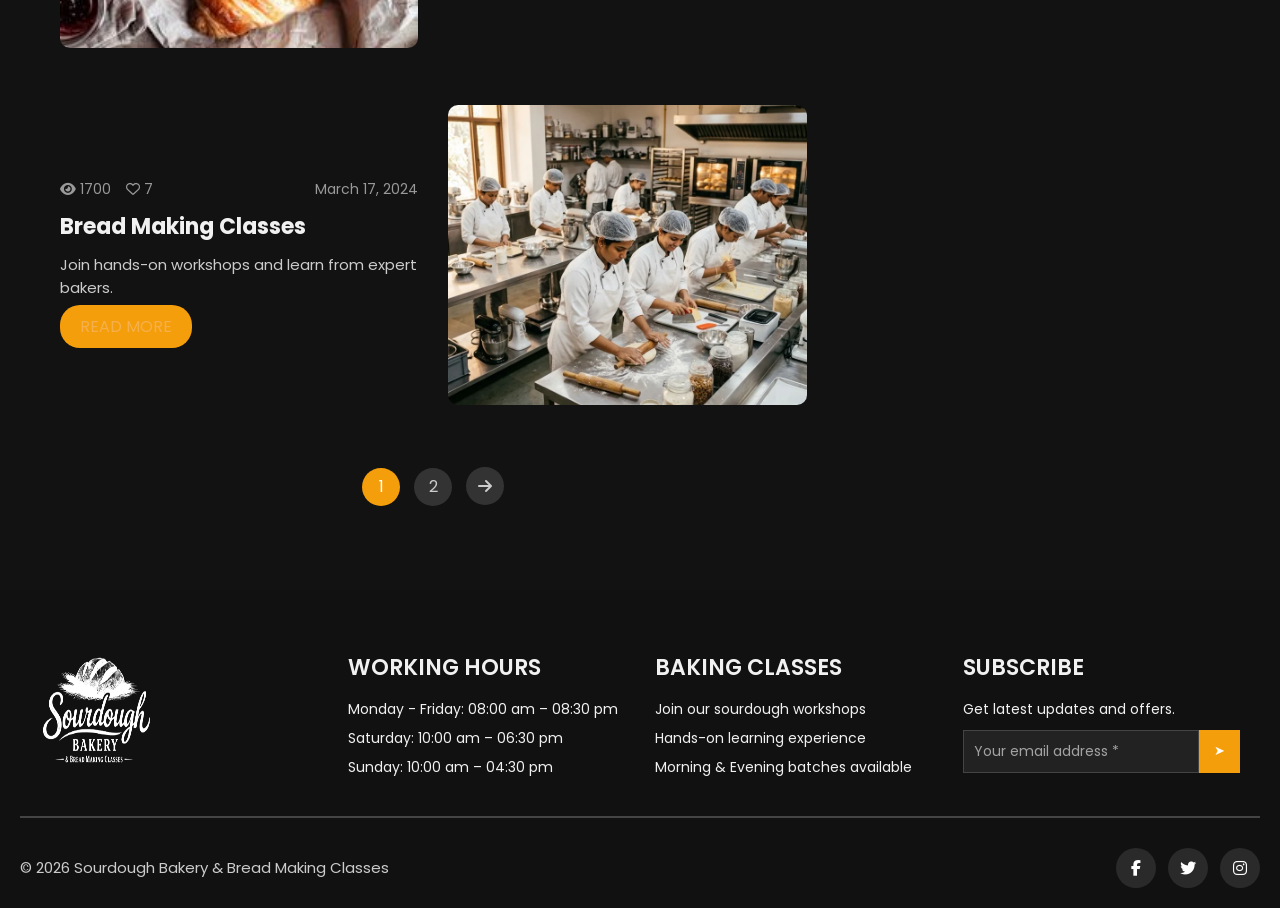
<file: blog.html>
<!DOCTYPE html>
<html lang="en">
<head>
  <meta charset="UTF-8">
  <meta name="viewport" content="width=device-width, initial-scale=1.0">

  <title>Sourdough Bakery & Bread Making Classes</title>

  <!-- GOOGLE FONT (ONE FONT ONLY) -->
  <link href="https://fonts.googleapis.com/css2?family=Poppins:wght@300;400;500;600;700&display=swap" rel="stylesheet">
  <!-- icon -->
   <link rel="stylesheet" href="https://cdnjs.cloudflare.com/ajax/libs/font-awesome/6.5.0/css/all.min.css">
  <link rel="icon" type="image/png" href="images/logo.png">

  <!-- CSS FILE -->
  <link rel="stylesheet" href="css/style.css">
  <link rel="stylesheet" href="css/animate.css">
  <link rel="stylesheet" href="css/responsive.css">
</head>

<body>

<!-- TOP BAR -->
<div class="top-bar">
  <div class="left">
    Chennai | +91 98765 43210 | Mon-Sat: 8AM - 8PM
  </div>

  <div class="right">
    My Account | Cart
  </div>
</div>

<nav class="navbar">

  <!-- LOGO -->
  <div class="logo">
    <a href="index.html">
      <img src="images/logo.png" alt="Logo">
    </a>
  </div>

  <!-- HAMBURGER -->
  <div class="menu-toggle" id="menu-toggle">☰</div>

  <!-- MENU -->
  <ul class="nav-links">
    <li><a href="index.html">Home1</a></li>
    <li><a href="home2.html">Home2</a></li>
    <li><a href="about.html">About</a></li>
    <li><a href="shop.html">Shop</a></li>
    <li><a href="classes.html">Classes</a></li>
    <li><a href="blog.html" class="active">Blog</a></li>
    <li><a href="contact.html">Contact</a></li>
    <li><a href="order.html">Order</a></li>
  </ul>
    

    <!-- MOBILE BUTTONS ONLY -->
    <div class="nav-right">
      <li class="mobile-btn"><a href="login.html" class="login">Login</a></li>
    </div>

  <!-- DESKTOP BUTTONS -->
  <div class="nav-btns">
    <button id="rtlToggleBtn" class="nav-rtl-btn">RTL</button>
    <button id="darkToggleBtn" class="dark-btn">🌙</button>
    <a href="login.html" class="login">Login</a>
  </div>

</nav>
<!--hero-->
<!-- BLOG HERO SECTION -->
<section class="blog-hero">

  <div class="blog-hero-overlay">

    <div class="blog-hero-content">

      <span class="blog-tag">OUR BLOG</span>

      <h1 class="blog-title">
        Bakery & Bread Making Stories
      </h1>

      <p class="blog-desc">
        Discover baking tips, delicious recipes, and insights from our bread making classes.
      </p>

      <button class="blog-btn">Explore Blogs</button>

    </div>

  </div>

</section>
<!--hero end-->

<section class="blog-page">

<div class="blog-wrapper">

  <!-- LEFT SIDE (BLOG POSTS) -->
  <div class="blog-main">

    <!-- POST 1 -->
    <div class="blog-row">
      <div class="blog-img">
        <img src="images/blog-bread1.jpg">
      </div>
      <div class="blog-content">
        <div class="blog-top">
          <span><i class="fas fa-eye"></i> 4623</span>
          <span><i class="far fa-heart"></i> 8</span>
          <span class="date">April 21, 2024</span>
        </div>
        <h2>How to bake the perfect cake?</h2>
        <p>Learn soft and fluffy cake baking techniques step by step.</p>
        <a href="#">READ MORE</a>
      </div>
    </div>

    <!-- POST 2 -->
    <div class="blog-row reverse">
      <div class="blog-img">
        <img src="images/blog-bread2.jpg">
      </div>
      <div class="blog-content">
        <div class="blog-top">
          <span><i class="fas fa-eye"></i> 1827</span>
          <span><i class="far fa-heart"></i> 5</span>
          <span class="date">March 23, 2024</span>
        </div>
        <h2>Perfect Bread Guide</h2>
        <p>Master delicate macarons with professional techniques.</p>
        <a href="#">READ MORE</a>
      </div>
    </div>

    <!-- POST 3 -->
    <div class="blog-row">
      <div class="blog-img">
        <img src="images/blog-bakery2.jpg">
      </div>
      <div class="blog-content">
        <div class="blog-top">
          <span><i class="fas fa-eye"></i> 2100</span>
          <span><i class="far fa-heart"></i> 10</span>
          <span class="date">April 10, 2024</span>
        </div>
        <h2>Sourdough Bread Basics</h2>
        <p>Learn fermentation and baking techniques for artisan bread.</p>
        <a href="#">READ MORE</a>
      </div>
    </div>

    <!-- POST 4 -->
    <div class="blog-row reverse">
      <div class="blog-img">
        <img src="images/blog-class1.jpg">
      </div>
      <div class="blog-content">
        <div class="blog-top">
          <span><i class="fas fa-eye"></i> 1700</span>
          <span><i class="far fa-heart"></i> 7</span>
          <span class="date">March 17, 2024</span>
        </div>
        <h2>Bread Making Classes</h2>
        <p>Join hands-on workshops and learn from expert bakers.</p>
        <a href="#">READ MORE</a>
      </div>
    </div>

    <!-- PAGINATION -->
    <div class="pagination">
      <span class="active">1</span>
      <span>2</span>
      <span><i class="fas fa-arrow-right"></i></span>
    </div>

  </div>

  <!-- RIGHT SIDE (SIDEBAR) -->
  <div class="blog-sidebar">

    <!-- SEARCH -->
    <div class="sidebar-box search-box">
      <input type="text" placeholder="Type and hit enter">
      <i class="fas fa-search"></i>
    </div>

    <!-- RECENT POSTS -->
    <div class="sidebar-box">
      <h3>RECENT POSTS</h3>

      <div class="recent-post">
        <img src="images/cake.jpg">
        <div>
          <p>How to bake cake</p>
          <span>April 21</span>
        </div>
      </div>

      <div class="recent-post">
        <img src="images/bread-blog.jpg">
        <div>
          <p>Sourdough Tips</p>
          <span>April 10</span>
        </div>
      </div>

      <div class="recent-post">
        <img src="images/macroon.jpg">
        <div>
          <p>Macaron Guide</p>
          <span>March 23</span>
        </div>
      </div>

      <div class="recent-post">
        <img src="images/baking-class.jpg">
        <div>
          <p>Baking Classes</p>
          <span>March 17</span>
        </div>
      </div>
    </div>

    <!-- CATEGORIES -->
    <div class="sidebar-box">
      <h3>CATEGORIES</h3>
      <ul>
        <li>Bread (2)</li>
        <li>Bakery (2)</li>
        <li>Classes (2)</li>
        <li>Recipes (2)</li>
      </ul>
    </div>

    <!-- FOLLOW -->
    <div class="sidebar-box">
      <h3>FOLLOW US</h3>
      <div class="social">
        <i class="fab fa-facebook-f"></i>
        <i class="fab fa-twitter"></i>
        <i class="fab fa-instagram"></i>
        <i class="fab fa-youtube"></i>
      </div>
    </div>

  </div>

</div>

</section>
<footer class="footer">

  <div class="footer-container">

    <!-- LOGO -->
    <div class="footer-box">
      <a href="index.html">
        <img src="images/logo.png" alt="Sourdough Bakery Logo" class="footer-logo">
      </a>
    </div>

    <!-- WORKING HOURS -->
    <div class="footer-box">
      <h3>WORKING HOURS</h3>
      <p>Monday - Friday: 08:00 am – 08:30 pm</p>
      <p>Saturday: 10:00 am – 06:30 pm</p>
      <p>Sunday: 10:00 am – 04:30 pm</p>
    </div>

    <!-- CLASSES / OFFER -->
    <div class="footer-box">
      <h3>BAKING CLASSES</h3>
      <p>Join our sourdough workshops</p>
      <p>Hands-on learning experience</p>
      <p>Morning & Evening batches available</p>
    </div>

    <!-- SUBSCRIBE -->
    <div class="footer-box">
      <h3>SUBSCRIBE</h3>
      <p>Get latest updates and offers.</p>

      <div class="subscribe">
        <input type="email" placeholder="Your email address *">
        <button>&#10148;</button>
      </div>
    </div>

  </div>

  <hr>

  <!-- BOTTOM -->
  <div class="footer-bottom">
    <p>© 2026 Sourdough Bakery & Bread Making Classes</p>

    <div class="socials">
        <a href="#"><i class="fa-brands fa-facebook-f"></i></a>
        <a href="#"><i class="fa-brands fa-twitter"></i></a>
        <a href="#"><i class="fa-brands fa-instagram"></i></a>
    </div>
  </div>

</footer>

<!-- JS FILE -->
<script src="js/script.js"></script>
<script>
const darkBtn = document.getElementById("darkToggleBtn");

// Load saved mode, default to dark
if (localStorage.getItem("theme") === "light") {
  // Stay light
} else {
  document.body.classList.add("dark");
  darkBtn.innerText = "☀️";
  localStorage.setItem("theme", "dark");
}

darkBtn.addEventListener("click", () => {
  document.body.classList.toggle("dark");

  if (document.body.classList.contains("dark")) {
    localStorage.setItem("theme", "dark");
    darkBtn.innerText = "☀️";
  } else {
    localStorage.setItem("theme", "light");
    darkBtn.innerText = "🌙";
  }
});
</script>
<script>
document.addEventListener("DOMContentLoaded", function() {
  const links = document.querySelectorAll(".nav-links a");
  const currentPath = window.location.pathname.split('/').pop();
  links.forEach(link => {
    if (link.getAttribute("href") === currentPath) {
      link.classList.add("active");
    }
  });
});
</script>
<button id="scrollTopBtn">↑</button>
<script>
const scrollBtn = document.getElementById("scrollTopBtn");

window.onscroll = function () {
  if (document.documentElement.scrollTop > 200) {
    scrollBtn.style.display = "block";
  } else {
    scrollBtn.style.display = "none";
  }
};

scrollBtn.onclick = function () {
  window.scrollTo({
    top: 0,
    behavior: "smooth"
  });
};
</script>

<script src="js/animate.js"></script>
</body>
</html>
</file>
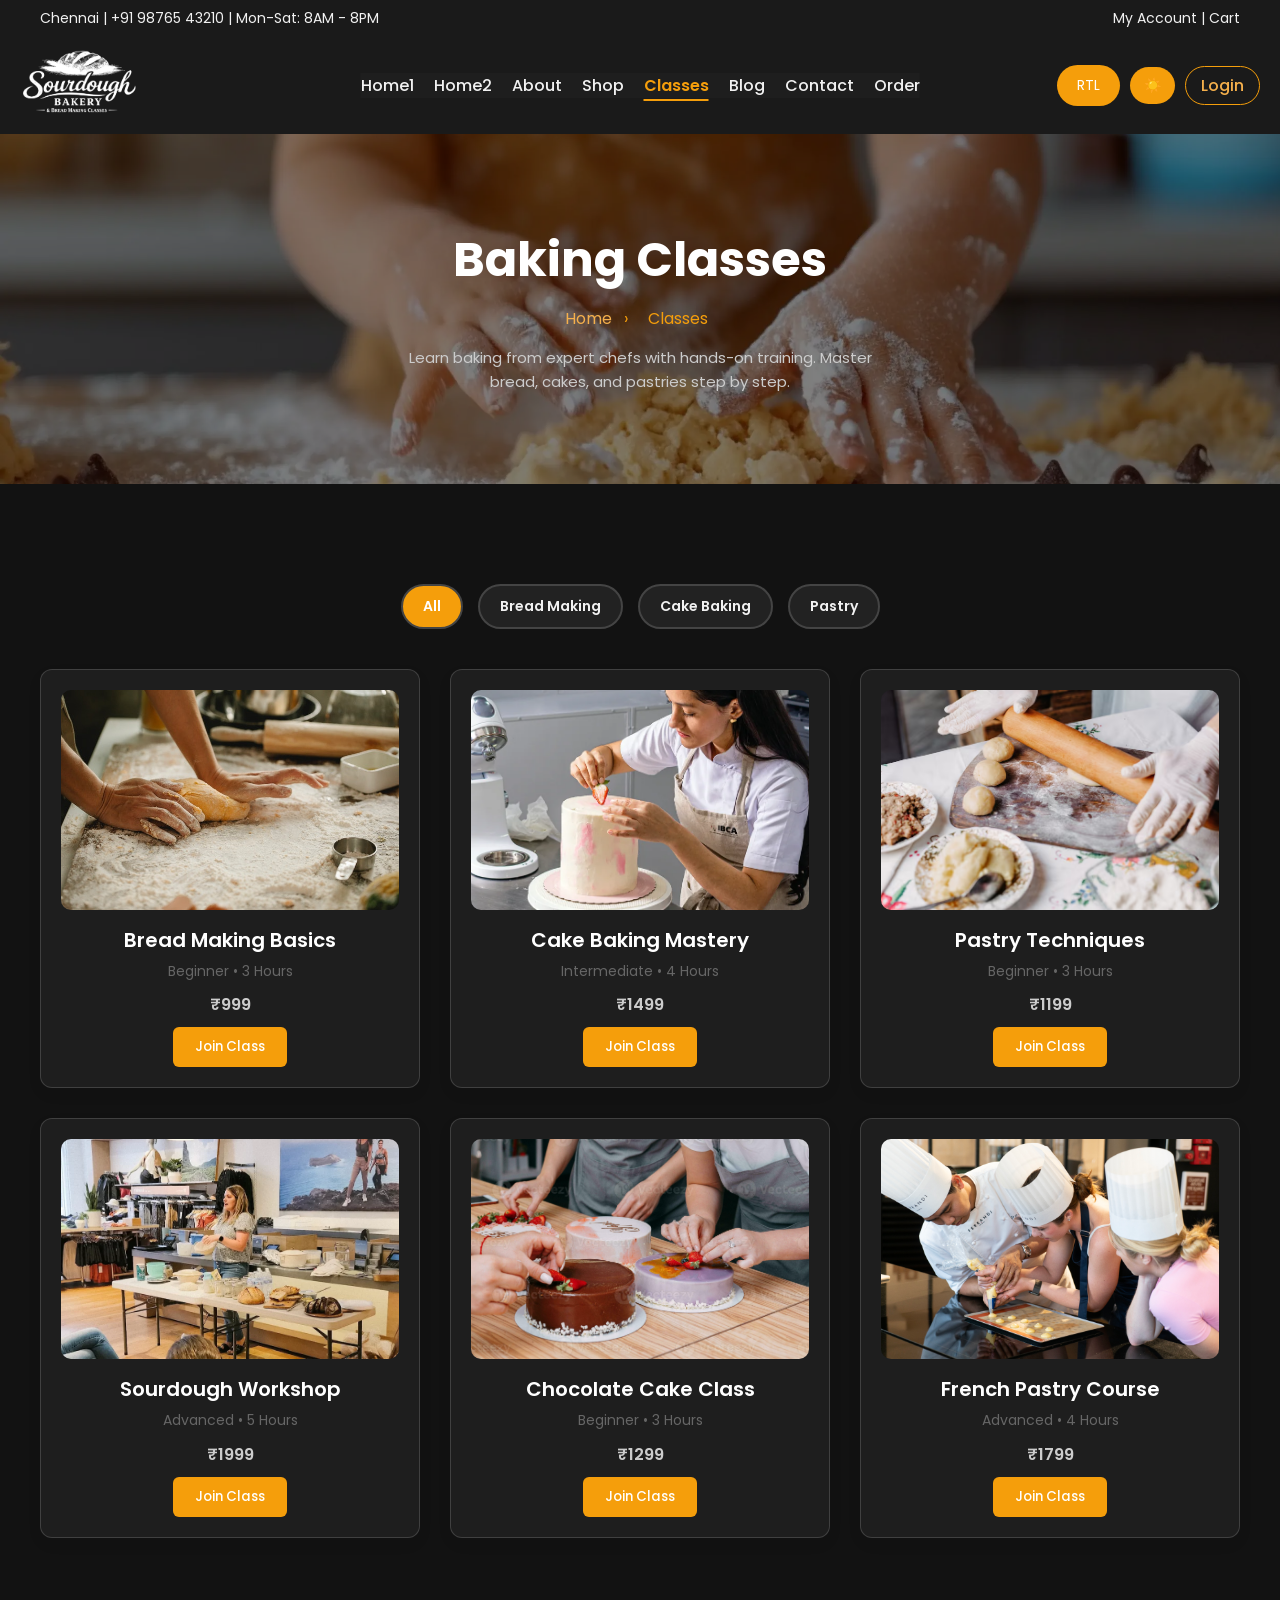
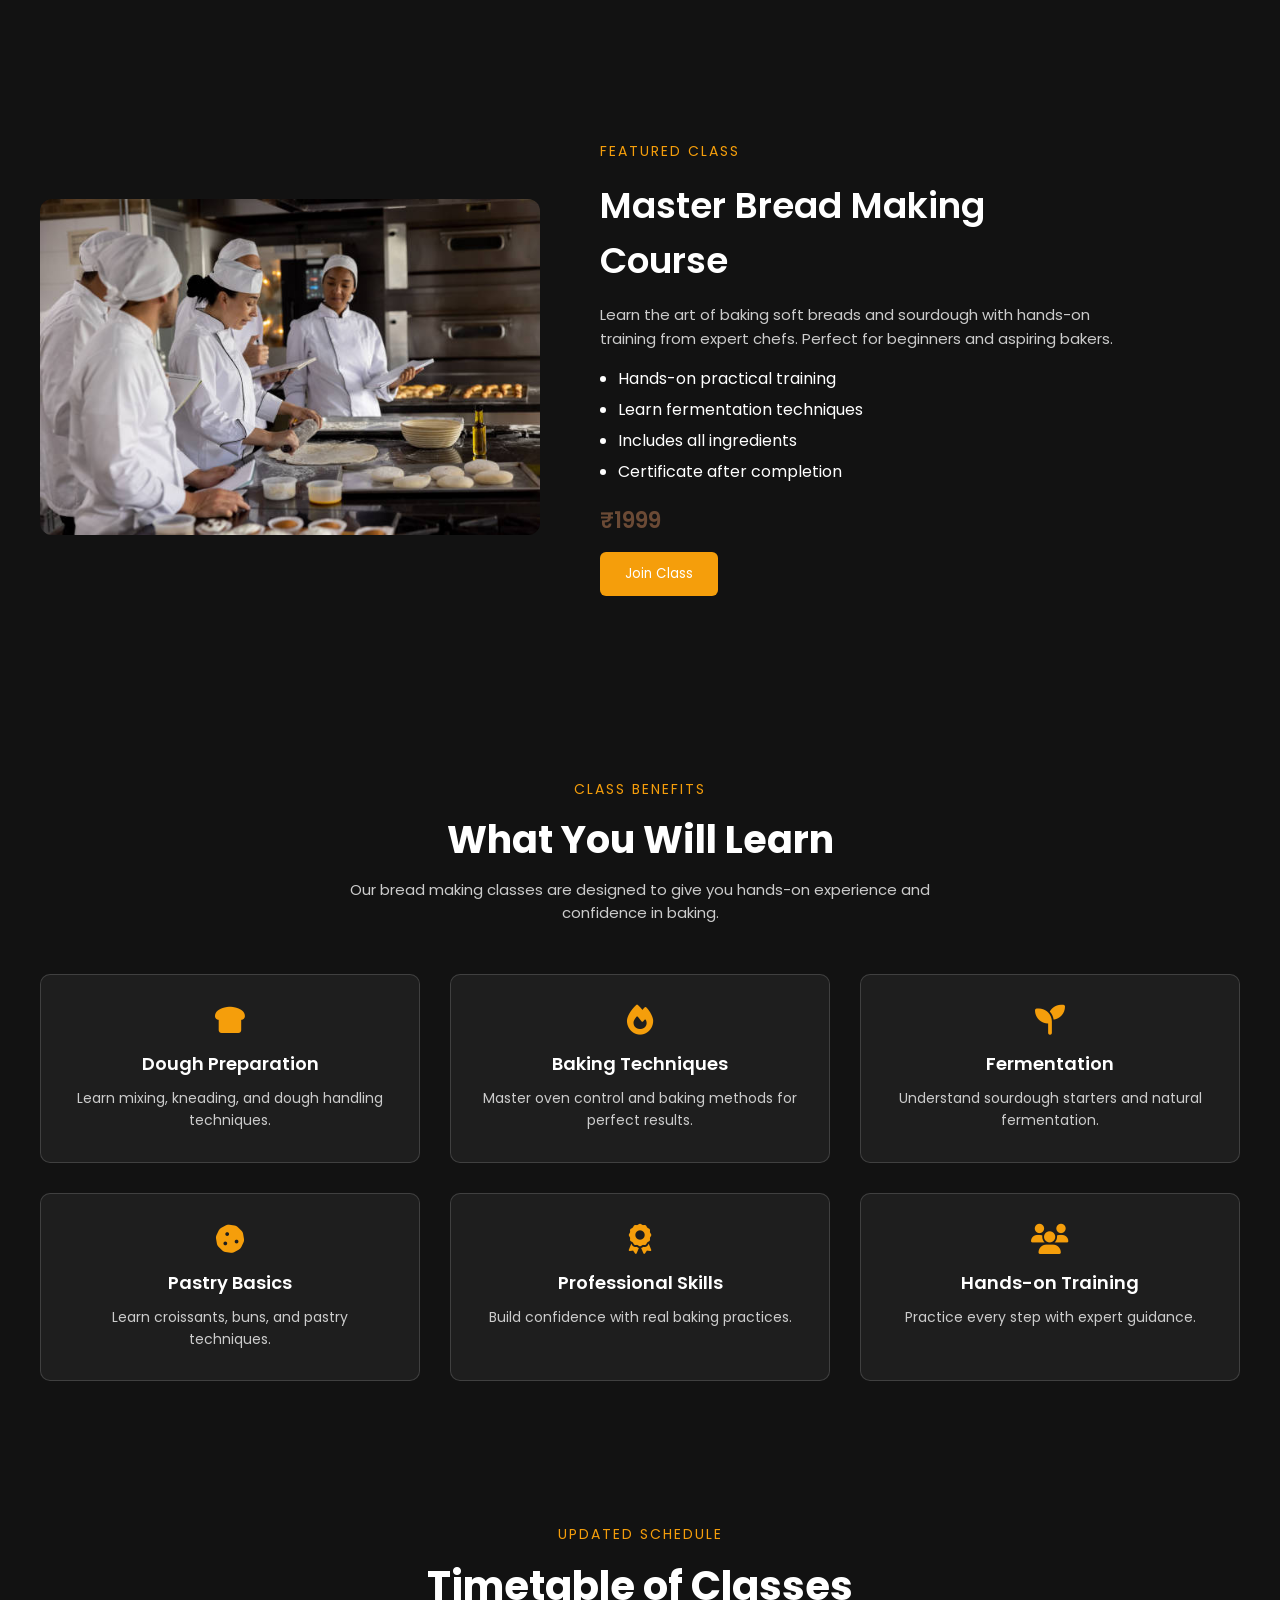
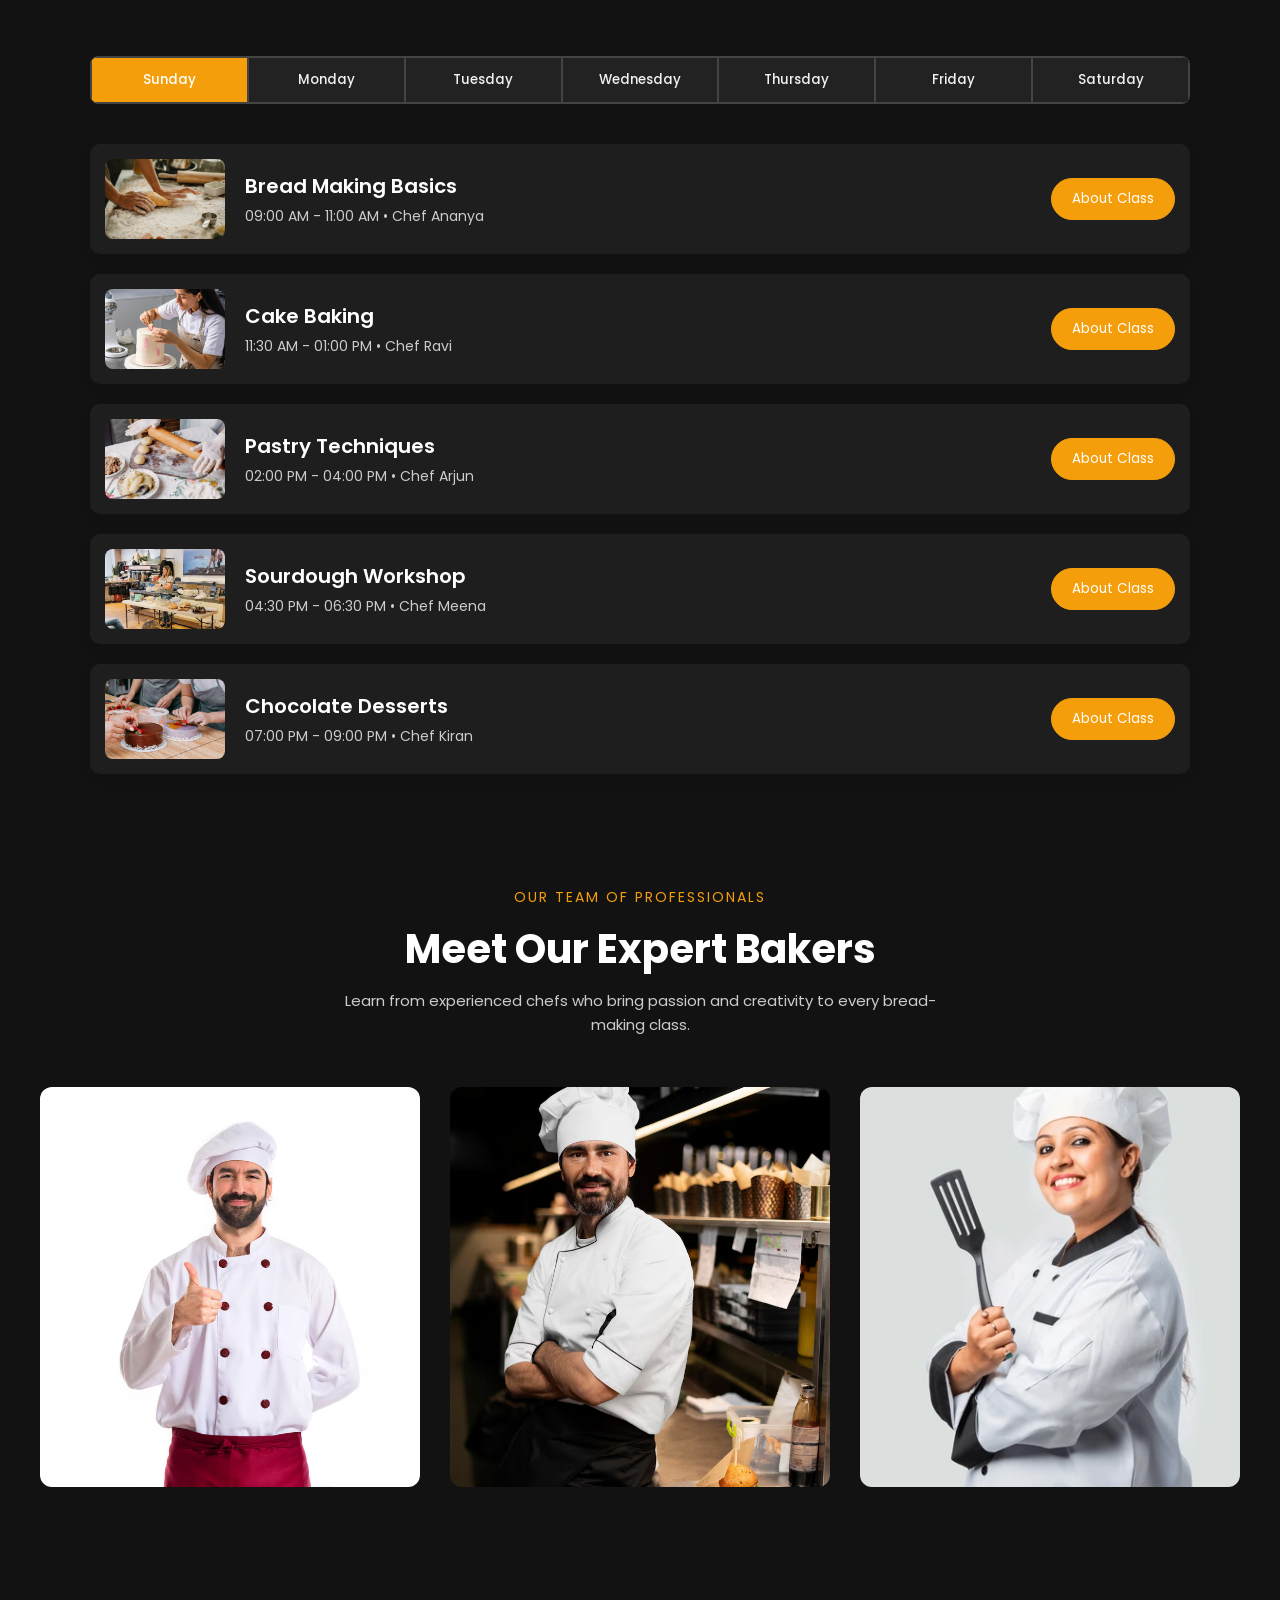
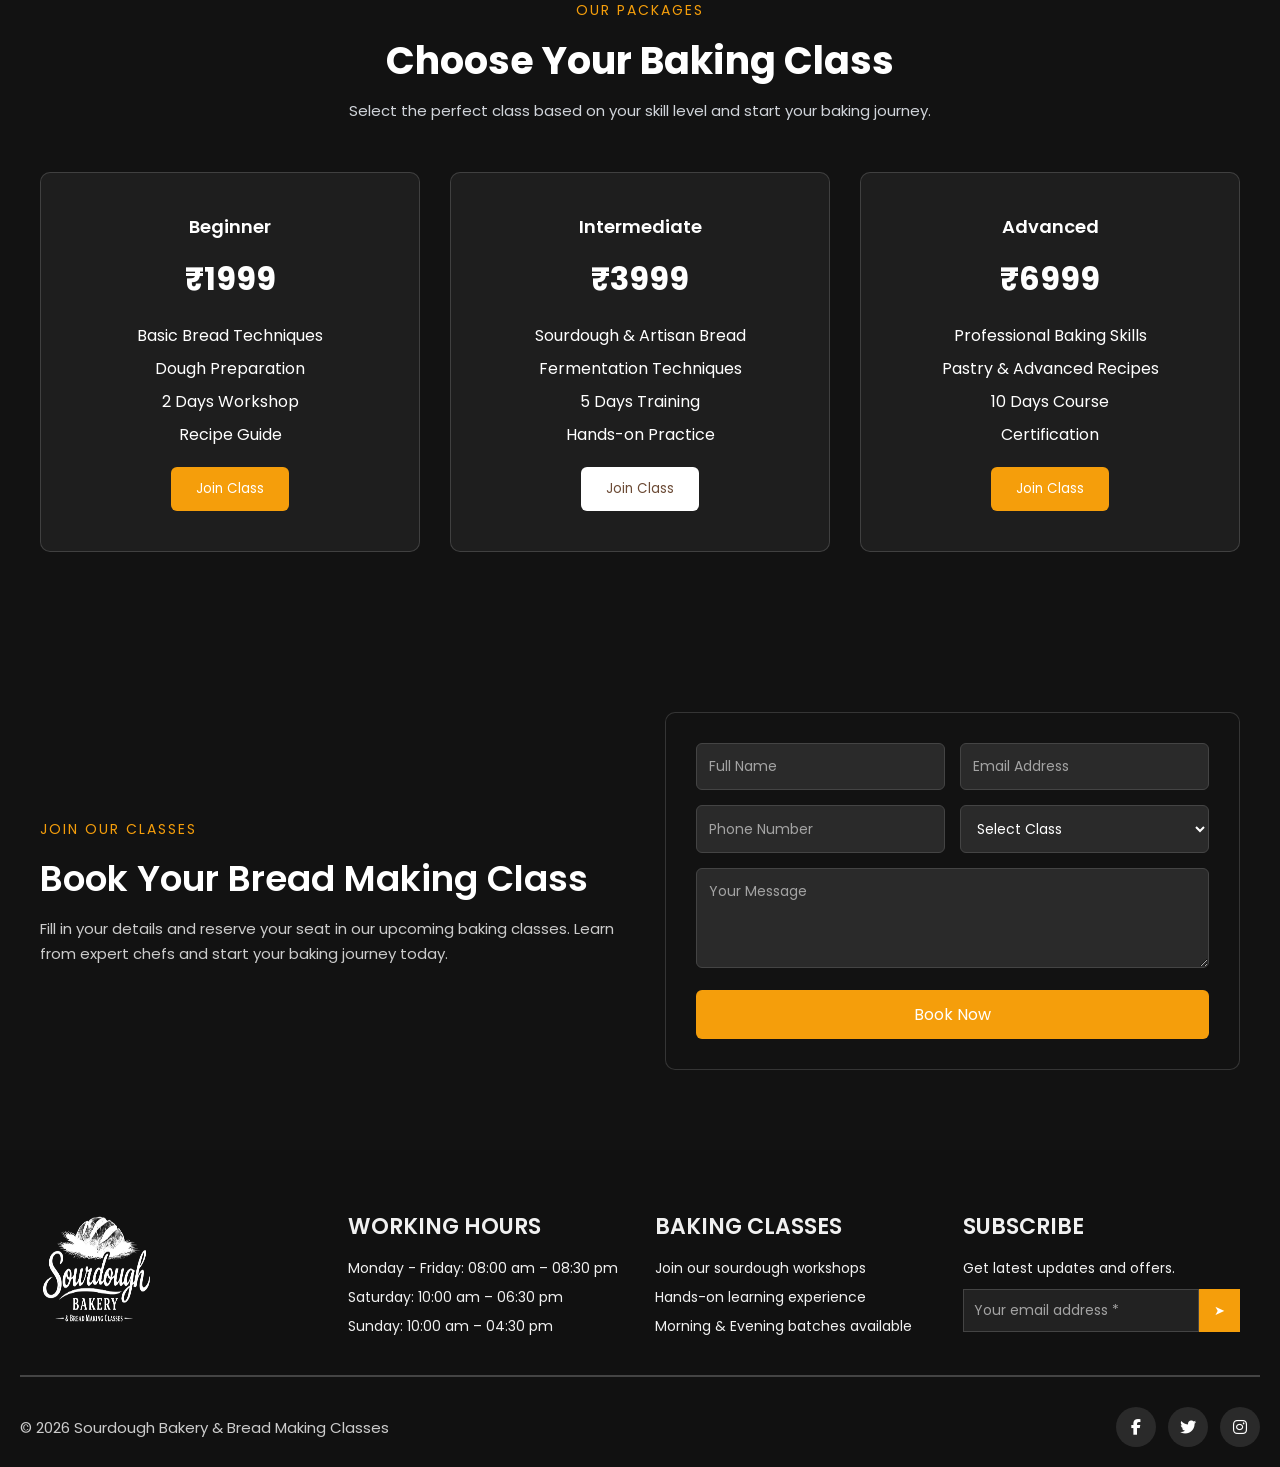
<file: classes.html>
<!DOCTYPE html>
<html lang="en">
<head>
  <meta charset="UTF-8">
  <meta name="viewport" content="width=device-width, initial-scale=1.0">

  <title>Sourdough Bakery & Bread Making Classes</title>

  <!-- GOOGLE FONT (ONE FONT ONLY) -->
  <link href="https://fonts.googleapis.com/css2?family=Poppins:wght@300;400;500;600;700&display=swap" rel="stylesheet">
  <!-- icon -->
   <link rel="stylesheet" href="https://cdnjs.cloudflare.com/ajax/libs/font-awesome/6.5.0/css/all.min.css">
  <link rel="icon" type="image/png" href="images/logo.png">
   

  <!-- CSS FILE -->
  <link rel="stylesheet" href="css/style.css">
  <link rel="stylesheet" href="css/animate.css">
  <link rel="stylesheet" href="css/responsive.css">
</head>

<body>

<!-- TOP BAR -->
<div class="top-bar">
  <div class="left">
    Chennai | +91 98765 43210 | Mon-Sat: 8AM - 8PM
  </div>

  <div class="right">
    My Account | Cart
  </div>
</div>

<nav class="navbar">

  <!-- LOGO -->
  <div class="logo">
    <a href="index.html">
      <img src="images/logo.png" alt="Logo">
    </a>
  </div>

  <!-- HAMBURGER -->
  <div class="menu-toggle" id="menu-toggle">☰</div>

  <!-- MENU -->
  <ul class="nav-links">
    <li><a href="index.html">Home1</a></li>
    <li><a href="home2.html">Home2</a></li>
    <li><a href="about.html">About</a></li>
    <li><a href="shop.html">Shop</a></li>
    <li><a href="classes.html" class="active">Classes</a></li>
    <li><a href="blog.html">Blog</a></li>
    <li><a href="contact.html">Contact</a></li>
    <li><a href="order.html">Order</a></li>
  </ul>

    <!-- MOBILE BUTTONS ONLY -->
  <div class="nav-right">
      <li class="mobile-btn"><a href="login.html" class="login">Login</a></li>
  </div>

  <!-- DESKTOP BUTTONS -->
  <div class="nav-btns">
    <button id="rtlToggleBtn" class="nav-rtl-btn">RTL</button>
    <button id="darkToggleBtn" class="dark-btn">🌙</button>
    <a href="login.html" class="login">Login</a>
  </div>

</nav>
<!--hero-->
<section class="class-hero">
  <div class="class-hero-content">

    <h1>Baking Classes</h1>

    <div class="class-breadcrumb">
      <a href="#">Home</a>
      <span>›</span>
      <span>Classes</span>
    </div>

    <p>
      Learn baking from expert chefs with hands-on training.
      Master bread, cakes, and pastries step by step.
    </p>

  </div>
</section>
<!--hero end-->
<!--class-->
<section class="class-section">
  <div class="class-container">

    <!-- FILTER -->
    <div class="class-filter">
      <button class="active" data-filter="all">All</button>
      <button data-filter="bread">Bread Making</button>
      <button data-filter="cake">Cake Baking</button>
      <button data-filter="pastry">Pastry</button>
    </div>

    <!-- GRID -->
    <div class="class-grid">

      <!-- 1 -->
      <div class="class-card" data-category="bread">
        <img src="images/class1.jpg">
        <h3>Bread Making Basics</h3>
        <p class="class-meta">Beginner • 3 Hours</p>
        <p class="class-price">₹999</p>
        <button class="join-btn" onclick="openForm('Bread Basics')">Join Class</button>
      </div>

      <!-- 2 -->
      <div class="class-card" data-category="cake">
        <img src="images/class2.jpg">
        <h3>Cake Baking Mastery</h3>
        <p class="class-meta">Intermediate • 4 Hours</p>
        <p class="class-price">₹1499</p>
        <button class="join-btn" onclick="openForm('Cake Baking Mastery')">Join Class</button>
      </div>

      <!-- 3 -->
      <div class="class-card" data-category="pastry">
        <img src="images/class3.jpg">
        <h3>Pastry Techniques</h3>
        <p class="class-meta">Beginner • 3 Hours</p>
        <p class="class-price">₹1199</p>
        <button class="join-btn" onclick="openForm('Pastry Techniques')">Join Class</button>
      </div>

      <!-- 4 -->
      <div class="class-card" data-category="bread">
        <img src="images/class4.jpg">
        <h3>Sourdough Workshop</h3>
        <p class="class-meta">Advanced • 5 Hours</p>
        <p class="class-price">₹1999</p>
        <button class="join-btn" onclick="openForm('Sourdough Workshop')">Join Class</button>
      </div>

      <!-- 5 -->
      <div class="class-card" data-category="cake">
        <img src="images/class5.jpg">
        <h3>Chocolate Cake Class</h3>
        <p class="class-meta">Beginner • 3 Hours</p>
        <p class="class-price">₹1299</p>
        <button class="join-btn" onclick="openForm('Chocolate Cake Class')">Join Class</button>
      </div>

      <!-- 6 -->
      <div class="class-card" data-category="pastry">
        <img src="images/class6.jpg">
        <h3>French Pastry Course</h3>
        <p class="class-meta">Advanced • 4 Hours</p>
        <p class="class-price">₹1799</p>
        <button class="join-btn" onclick="openForm('French Pastry Course')">
          Join Class
        </button>
      </div>

    </div>

  </div>
</section>
<!--class end-->
<!--feature-->
<section class="course-highlight">
  <div class="course-highlight-container">

    <!-- IMAGE -->
    <div class="course-highlight-img">
      <img src="images/feature-class.jpg" alt="">
    </div>

    <!-- CONTENT -->
    <div class="course-highlight-content">

      <span class="course-highlight-tag">FEATURED CLASS</span>

      <h2>Master Bread Making Course</h2>

      <p>
        Learn the art of baking soft breads and sourdough with hands-on
        training from expert chefs. Perfect for beginners and aspiring bakers.
      </p>

      <!-- FEATURES -->
      <ul class="course-highlight-list">
        <li>Hands-on practical training</li>
        <li>Learn fermentation techniques</li>
        <li>Includes all ingredients</li>
        <li>Certificate after completion</li>
      </ul>

      <div class="course-highlight-price">₹1999</div>

      <button class="course-highlight-btn">Join Class</button>

    </div>

  </div>
</section>
<!--feature end-->
<!--features-->
<section class="class-features-section">
  <div class="class-features-container">

    <!-- HEADING -->
    <div class="class-features-header">
      <span>CLASS BENEFITS</span>
      <h2>What You Will Learn</h2>
      <p>Our bread making classes are designed to give you hands-on experience and confidence in baking.</p>
    </div>

    <!-- GRID -->
    <div class="class-features-grid">

      <div class="class-feature-box">
        <i class="fa-solid fa-bread-slice"></i>
        <h3>Dough Preparation</h3>
        <p>Learn mixing, kneading, and dough handling techniques.</p>
      </div>

      <div class="class-feature-box">
        <i class="fa-solid fa-fire"></i>
        <h3>Baking Techniques</h3>
        <p>Master oven control and baking methods for perfect results.</p>
      </div>

      <div class="class-feature-box">
        <i class="fa-solid fa-seedling"></i>
        <h3>Fermentation</h3>
        <p>Understand sourdough starters and natural fermentation.</p>
      </div>

      <div class="class-feature-box">
        <i class="fa-solid fa-cookie"></i>
        <h3>Pastry Basics</h3>
        <p>Learn croissants, buns, and pastry techniques.</p>
      </div>

      <div class="class-feature-box">
        <i class="fa-solid fa-award"></i>
        <h3>Professional Skills</h3>
        <p>Build confidence with real baking practices.</p>
      </div>

      <div class="class-feature-box">
        <i class="fa-solid fa-users"></i>
        <h3>Hands-on Training</h3>
        <p>Practice every step with expert guidance.</p>
      </div>

    </div>

  </div>
</section>
<!--features end-->
<!--timetable-->
<section class="schedule-section">
  <div class="schedule-container">

    <!-- HEADER -->
    <div class="schedule-header">
      <span>UPDATED SCHEDULE</span>
      <h2>Timetable of Classes</h2>
    </div>

    <!-- TABS -->
    <div class="schedule-tabs">
      <button class="active" data-day="sunday">Sunday</button>
      <button data-day="monday">Monday</button>
      <button data-day="tuesday">Tuesday</button>
      <button data-day="wednesday">Wednesday</button>
      <button data-day="thursday">Thursday</button>
      <button data-day="friday">Friday</button>
      <button data-day="saturday">Saturday</button>
    </div>

    <!-- CONTENT -->
    <div class="schedule-content">

      <!-- SUNDAY (5) -->
      <div class="day active" id="sunday">
        <div class="class-row">
          <img src="images/class1.jpg">
          <div>
            <h3>Bread Making Basics</h3>
            <p>09:00 AM - 11:00 AM • Chef Ananya</p>
          </div>
          <button>About Class</button>
        </div>

        <div class="class-row">
          <img src="images/class2.jpg">
          <div>
            <h3>Cake Baking</h3>
            <p>11:30 AM - 01:00 PM • Chef Ravi</p>
          </div>
          <button>About Class</button>
        </div>

        <div class="class-row">
          <img src="images/class3.jpg">
          <div>
            <h3>Pastry Techniques</h3>
            <p>02:00 PM - 04:00 PM • Chef Arjun</p>
          </div>
          <button>About Class</button>
        </div>

        <div class="class-row">
          <img src="images/class4.jpg">
          <div>
            <h3>Sourdough Workshop</h3>
            <p>04:30 PM - 06:30 PM • Chef Meena</p>
          </div>
          <button>About Class</button>
        </div>

        <div class="class-row">
          <img src="images/class5.jpg">
          <div>
            <h3>Chocolate Desserts</h3>
            <p>07:00 PM - 09:00 PM • Chef Kiran</p>
          </div>
          <button>About Class</button>
        </div>
      </div>

      <!-- MONDAY (4) -->
      <div class="day" id="monday">
        <div class="class-row">
          <img src="images/class1.jpg">
          <div>
            <h3>Bread Making</h3>
            <p>09:00 AM - 11:00 AM</p>
          </div>
          <button>About Class</button>
        </div>

        <div class="class-row">
          <img src="images/class2.jpg">
          <div>
            <h3>Cake Baking</h3>
            <p>11:30 AM - 01:00 PM</p>
          </div>
          <button>About Class</button>
        </div>

        <div class="class-row">
          <img src="images/class3.jpg">
          <div>
            <h3>Pastry Class</h3>
            <p>02:00 PM - 04:00 PM</p>
          </div>
          <button>About Class</button>
        </div>

        <div class="class-row">
          <img src="images/class4.jpg">
          <div>
            <h3>Sourdough</h3>
            <p>05:00 PM - 07:00 PM</p>
          </div>
          <button>About Class</button>
        </div>
      </div>

      <!-- TUESDAY (3) -->
      <div class="day" id="tuesday">
        <div class="class-row">
          <img src="images/class1.jpg">
          <div>
            <h3>Bread Basics</h3>
            <p>10:00 AM - 12:00 PM</p>
          </div>
          <button>About Class</button>
        </div>

        <div class="class-row">
          <img src="images/class2.jpg">
          <div>
            <h3>Chocolate Cake</h3>
            <p>01:00 PM - 03:00 PM</p>
          </div>
          <button>About Class</button>
        </div>

        <div class="class-row">
          <img src="images/class3.jpg">
          <div>
            <h3>Pastry Skills</h3>
            <p>04:00 PM - 06:00 PM</p>
          </div>
          <button>About Class</button>
        </div>
      </div>

      <!-- WEDNESDAY (3) -->
      <div class="day" id="wednesday">
        <div class="class-row">
          <img src="images/class2.jpg">
          <div>
            <h3>Cake Decoration</h3>
            <p>09:30 AM - 11:30 AM</p>
          </div>
          <button>About Class</button>
        </div>

        <div class="class-row">
          <img src="images/class4.jpg">
          <div>
            <h3>Sourdough Mastery</h3>
            <p>12:30 PM - 02:30 PM</p>
          </div>
          <button>About Class</button>
        </div>

        <div class="class-row">
          <img src="images/class3.jpg">
          <div>
            <h3>Pastry Workshop</h3>
            <p>03:30 PM - 05:30 PM</p>
          </div>
          <button>About Class</button>
        </div>
      </div>

      <!-- THURSDAY (3) -->
      <div class="day" id="thursday">
        <div class="class-row">
          <img src="images/class1.jpg">
          <div>
            <h3>Bread Baking</h3>
            <p>10:00 AM - 12:00 PM</p>
          </div>
          <button>About Class</button>
        </div>

        <div class="class-row">
          <img src="images/class2.jpg">
          <div>
            <h3>Cake Basics</h3>
            <p>01:00 PM - 03:00 PM</p>
          </div>
          <button>About Class</button>
        </div>

        <div class="class-row">
          <img src="images/class5.jpg">
          <div>
            <h3>Dessert Class</h3>
            <p>04:00 PM - 06:00 PM</p>
          </div>
          <button>About Class</button>
        </div>
      </div>

      <!-- FRIDAY (3) -->
      <div class="day" id="friday">
        <div class="class-row">
          <img src="images/class3.jpg">
          <div>
            <h3>Pastry Art</h3>
            <p>09:00 AM - 11:00 AM</p>
          </div>
          <button>About Class</button>
        </div>

        <div class="class-row">
          <img src="images/class4.jpg">
          <div>
            <h3>Sourdough Class</h3>
            <p>12:00 PM - 02:00 PM</p>
          </div>
          <button>About Class</button>
        </div>

        <div class="class-row">
          <img src="images/class2.jpg">
          <div>
            <h3>Cake Workshop</h3>
            <p>03:00 PM - 05:00 PM</p>
          </div>
          <button>About Class</button>
        </div>
      </div>

      <!-- SATURDAY (2) -->
      <div class="day" id="saturday">
        <div class="class-row">
          <img src="images/class1.jpg">
          <div>
            <h3>Weekend Bread Class</h3>
            <p>10:00 AM - 12:00 PM</p>
          </div>
          <button>About Class</button>
        </div>

        <div class="class-row">
          <img src="images/class5.jpg">
          <div>
            <h3>Special Dessert Class</h3>
            <p>01:00 PM - 03:00 PM</p>
          </div>
          <button>About Class</button>
        </div>
      </div>

    </div>
  </div>
</section>
<!--timetable end-->

<!--chef-->
<section class="chef-grid-section">
  <div class="chef-header">
    <span>OUR TEAM OF PROFESSIONALS</span>
    <h2>Meet Our Expert Bakers</h2>
    <p>Learn from experienced chefs who bring passion and creativity to every bread-making class.</p>
  </div>
  <div class="chef-grid-container">

    <div class="chef-card2">
      <img src="images/chef1.jpg">
      <div class="chef-overlay">
        <h3>Alexander Lamb</h3>
        <span>Master Chef</span>

        <div class="chef-social">
          <i class="fab fa-facebook-f"></i>
          <i class="fab fa-twitter"></i>
          <i class="fab fa-google-plus-g"></i>
        </div>

        <button>View Profile</button>
      </div>
    </div>

    <div class="chef-card2">
      <img src="images/chef2.jpg">
      <div class="chef-overlay">
        <h3>Herbert Webster</h3>
        <span>Master Chef</span>

        <div class="chef-social">
          <i class="fab fa-facebook-f"></i>
          <i class="fab fa-twitter"></i>
          <i class="fab fa-google-plus-g"></i>
        </div>

        <button>View Profile</button>
      </div>
    </div>

    <div class="chef-card2">
      <img src="images/chef3.jpg">
      <div class="chef-overlay">
        <h3>Hana Montgomery</h3>
        <span>Master Chef</span>

        <div class="chef-social">
          <i class="fab fa-facebook-f"></i>
          <i class="fab fa-twitter"></i>
          <i class="fab fa-google-plus-g"></i>
        </div>

        <button>View Profile</button>
      </div>
    </div>

  </div>
</section>
<!--chef end-->
<!--price-->
<section class="pricing-section">
  <div class="pricing-container">

    <!-- HEADER -->
    <div class="pricing-header">
      <span>OUR PACKAGES</span>
      <h2>Choose Your Baking Class</h2>
      <p>Select the perfect class based on your skill level and start your baking journey.</p>
    </div>

    <!-- CARDS -->
    <div class="pricing-grid">

      <!-- CARD 1 -->
      <div class="pricing-card">
        <h3>Beginner</h3>
        <h2>₹1999</h2>
        <ul>
          <li>Basic Bread Techniques</li>
          <li>Dough Preparation</li>
          <li>2 Days Workshop</li>
          <li>Recipe Guide</li>
        </ul>
        <button>Join Class</button>
      </div>

      <!-- CARD 2 (HIGHLIGHT) -->
      <div class="pricing-card highlight">
        <h3>Intermediate</h3>
        <h2>₹3999</h2>
        <ul>
          <li>Sourdough & Artisan Bread</li>
          <li>Fermentation Techniques</li>
          <li>5 Days Training</li>
          <li>Hands-on Practice</li>
        </ul>
        <button>Join Class</button>
      </div>

      <!-- CARD 3 -->
      <div class="pricing-card">
        <h3>Advanced</h3>
        <h2>₹6999</h2>
        <ul>
          <li>Professional Baking Skills</li>
          <li>Pastry & Advanced Recipes</li>
          <li>10 Days Course</li>
          <li>Certification</li>
        </ul>
        <button>Join Class</button>
      </div>

    </div>

  </div>
</section>
<!--price end-->
<!--book-->
<section class="booking-section">
  <div class="booking-container">

    <!-- LEFT CONTENT -->
    <div class="booking-text">
      <span>JOIN OUR CLASSES</span>
      <h2>Book Your Bread Making Class</h2>
      <p>
        Fill in your details and reserve your seat in our upcoming baking classes.
        Learn from expert chefs and start your baking journey today.
      </p>
    </div>

    <!-- FORM -->
    <div class="booking-form-box">
      <form>

        <div class="booking-row">
          <input type="text" placeholder="Full Name" required>
          <input type="email" placeholder="Email Address" required>
        </div>

        <div class="booking-row">
          <input type="tel" placeholder="Phone Number" required>
          <select required>
            <option>Select Class</option>
            <option>Beginner</option>
            <option>Intermediate</option>
            <option>Advanced</option>
          </select>
        </div>

        <textarea placeholder="Your Message"></textarea>

        <button type="submit">Book Now</button>

      </form>
    </div>

  </div>
</section>
<!--book end-->
<footer class="footer">

  <div class="footer-container">

    <!-- LOGO -->
    <div class="footer-box">
      <a href="index.html">
        <img src="images/logo.png" alt="Sourdough Bakery Logo" class="footer-logo">
      </a>
    </div>

    <!-- WORKING HOURS -->
    <div class="footer-box">
      <h3>WORKING HOURS</h3>
      <p>Monday - Friday: 08:00 am – 08:30 pm</p>
      <p>Saturday: 10:00 am – 06:30 pm</p>
      <p>Sunday: 10:00 am – 04:30 pm</p>
    </div>

    <!-- CLASSES / OFFER -->
    <div class="footer-box">
      <h3>BAKING CLASSES</h3>
      <p>Join our sourdough workshops</p>
      <p>Hands-on learning experience</p>
      <p>Morning & Evening batches available</p>
    </div>

    <!-- SUBSCRIBE -->
    <div class="footer-box">
      <h3>SUBSCRIBE</h3>
      <p>Get latest updates and offers.</p>

      <div class="subscribe">
        <input type="email" placeholder="Your email address *">
        <button>&#10148;</button>
      </div>
    </div>

  </div>

  <hr>

  <!-- BOTTOM -->
  <div class="footer-bottom">
    <p>© 2026 Sourdough Bakery & Bread Making Classes</p>

    <div class="socials">
        <a href="#"><i class="fa-brands fa-facebook-f"></i></a>
        <a href="#"><i class="fa-brands fa-twitter"></i></a>
        <a href="#"><i class="fa-brands fa-instagram"></i></a>
    </div>
  </div>

</footer>

<!-- JS FILE -->
<script>
const buttons = document.querySelectorAll(".class-filter button");
const cards = document.querySelectorAll(".class-card");

buttons.forEach(btn => {
  btn.addEventListener("click", () => {

    buttons.forEach(b => b.classList.remove("active"));
    btn.classList.add("active");

    const filter = btn.dataset.filter;

    cards.forEach(card => {
      const category = card.dataset.category;

      if (filter === "all" || filter === category) {
        card.style.display = "block";
      } else {
        card.style.display = "none";
      }
    });

  });
});
</script>
<script>
const tabs = document.querySelectorAll(".schedule-tabs button");
const days = document.querySelectorAll(".day");

tabs.forEach(tab => {
  tab.addEventListener("click", () => {

    // remove active from all tabs
    tabs.forEach(btn => btn.classList.remove("active"));
    tab.classList.add("active");

    // hide all day content
    days.forEach(day => day.classList.remove("active"));

    // show selected day
    const targetDay = tab.getAttribute("data-day");
    document.getElementById(targetDay).classList.add("active");

  });
});
</script>
<script>
const darkBtn = document.getElementById("darkToggleBtn");

// Load saved mode, default to dark
if (localStorage.getItem("theme") === "light") {
  // Stay light
} else {
  document.body.classList.add("dark");
  darkBtn.innerText = "☀️";
  localStorage.setItem("theme", "dark");
}

darkBtn.addEventListener("click", () => {
  document.body.classList.toggle("dark");

  if (document.body.classList.contains("dark")) {
    localStorage.setItem("theme", "dark");
    darkBtn.innerText = "☀️";
  } else {
    localStorage.setItem("theme", "light");
    darkBtn.innerText = "🌙";
  }
});
</script>
<div id="popupForm" class="popup-form">

  <div class="popup-content">

    <!-- CLOSE BUTTON -->
    <span class="close-btn" onclick="closeForm()">×</span>

    <h2>Join Class</h2>

    <!-- CLASS NAME -->
    <p id="className"></p>

    <input type="text" placeholder="Your Name">
    <input type="email" placeholder="Email">
    <input type="tel" placeholder="Phone">

    <button class="submit-btn">Submit</button>

  </div>

</div>
<script src="js/script.js"></script>
<script>
document.addEventListener("DOMContentLoaded", function() {
  const links = document.querySelectorAll(".nav-links a");
  const currentPath = window.location.pathname.split('/').pop();
  links.forEach(link => {
    if (link.getAttribute("href") === currentPath) {
      link.classList.add("active");
    }
  });
});
</script>
<button id="scrollTopBtn">↑</button>
<script>
const scrollBtn = document.getElementById("scrollTopBtn");

window.onscroll = function () {
  if (document.documentElement.scrollTop > 200) {
    scrollBtn.style.display = "block";
  } else {
    scrollBtn.style.display = "none";
  }
};

scrollBtn.onclick = function () {
  window.scrollTo({
    top: 0,
    behavior: "smooth"
  });
};
</script>

<script src="js/animate.js"></script>
</body>
</html>
</file>
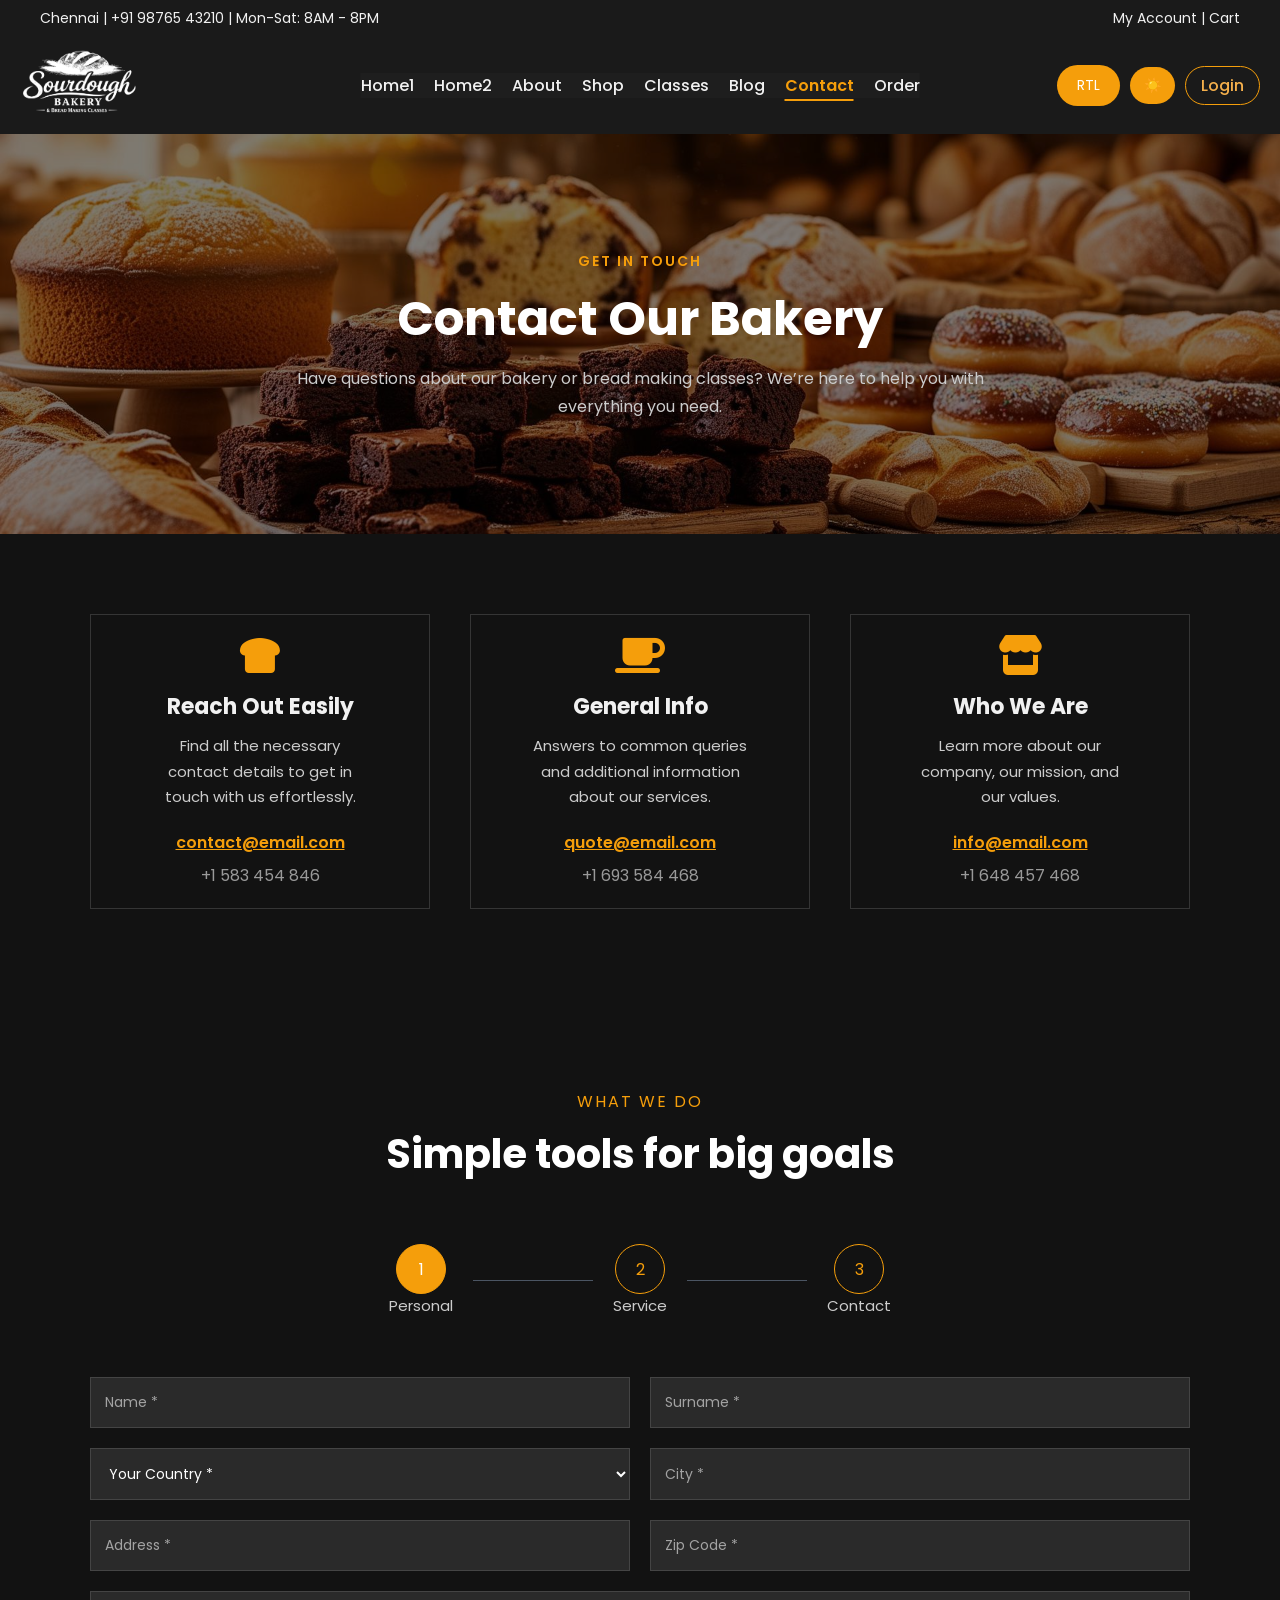
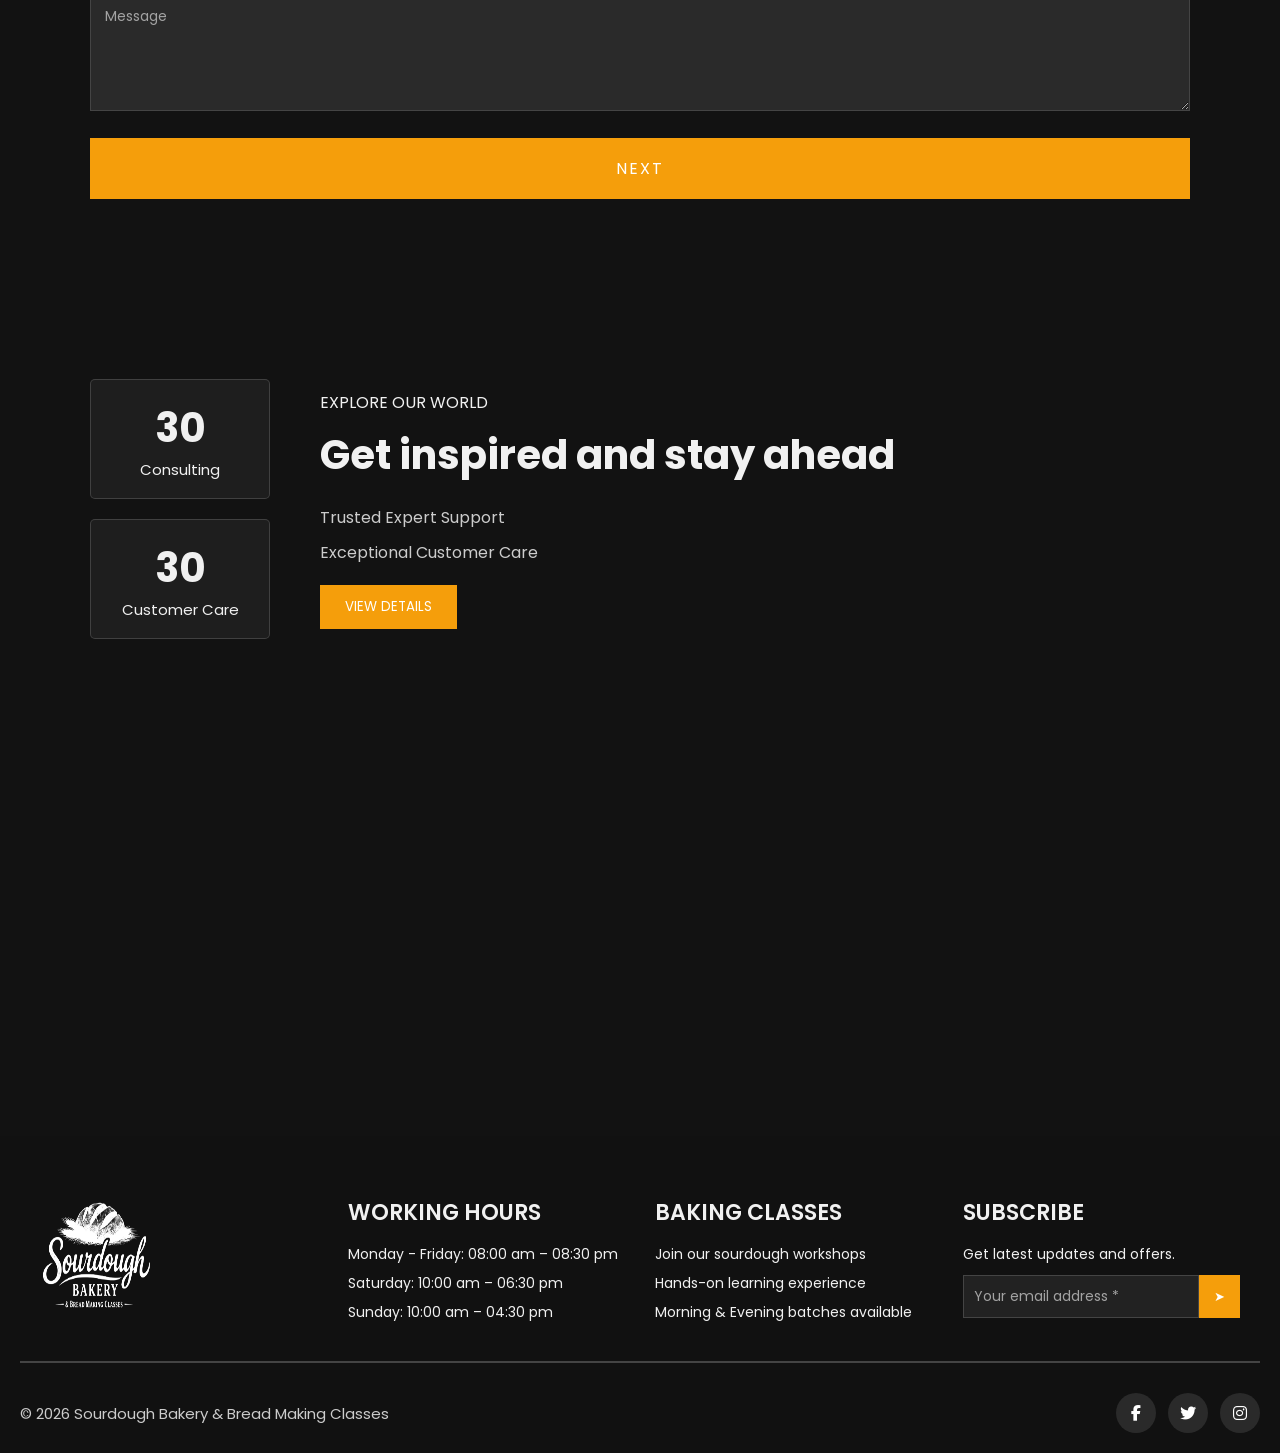
<file: contact.html>
<!DOCTYPE html>
<html lang="en">
<head>
  <meta charset="UTF-8">
  <meta name="viewport" content="width=device-width, initial-scale=1.0">

  <title>Sourdough Bakery & Bread Making Classes</title>

  <!-- GOOGLE FONT (ONE FONT ONLY) -->
  <link href="https://fonts.googleapis.com/css2?family=Poppins:wght@300;400;500;600;700&display=swap" rel="stylesheet">
  <!-- icon -->
   <link rel="stylesheet" href="https://cdnjs.cloudflare.com/ajax/libs/font-awesome/6.5.0/css/all.min.css">
  <link rel="icon" type="image/png" href="images/logo.png">

  <!-- CSS FILE -->
  <link rel="stylesheet" href="css/style.css">
  <link rel="stylesheet" href="css/animate.css">
  <link rel="stylesheet" href="css/responsive.css">
</head>

<body>

<!-- TOP BAR -->
<div class="top-bar">
  <div class="left">
    Chennai | +91 98765 43210 | Mon-Sat: 8AM - 8PM
  </div>

  <div class="right">
    My Account | Cart
  </div>
</div>

<nav class="navbar">

  <!-- LOGO -->
  <div class="logo">
    <a href="index.html">
      <img src="images/logo.png" alt="Logo">
    </a>
  </div>

  <!-- HAMBURGER -->
  <div class="menu-toggle" id="menu-toggle">☰</div>

  <!-- MENU -->
  <ul class="nav-links">
    <li><a href="index.html">Home1</a></li>
    <li><a href="home2.html">Home2</a></li>
    <li><a href="about.html">About</a></li>
    <li><a href="shop.html">Shop</a></li>
    <li><a href="classes.html">Classes</a></li>
    <li><a href="blog.html">Blog</a></li>
    <li><a href="contact.html" class="active">Contact</a></li>
    <li><a href="order.html">Order</a></li>
  </ul>

    <!-- MOBILE BUTTONS ONLY -->
  <div class="nav-right">
      <li class="mobile-btn"><a href="login.html" class="login">Login</a></li>
    </div>

  <!-- DESKTOP BUTTONS -->
  <div class="nav-btns">
    <button id="rtlToggleBtn" class="nav-rtl-btn">RTL</button>
    <button id="darkToggleBtn" class="dark-btn">🌙</button>
    <a href="login.html" class="login">Login</a>
  </div>

</nav>
<section class="contact-hero-bg">

  <div class="hero-overlay"></div>

  <div class="hero-content">

    <span class="hero-top">GET IN TOUCH</span>

    <h1>Contact Our Bakery</h1>

    <p>
      Have questions about our bakery or bread making classes?  
      We’re here to help you with everything you need.
    </p>

  </div>

</section>
<section class="contact-info-section">

  <div class="contact-info-container">

    <!-- BOX 1 -->
    <div class="contact-box">
      <i class="fas fa-bread-slice"></i>
      <h3>Reach Out Easily</h3>
      <p>
        Find all the necessary contact details to get in touch with us effortlessly.
      </p>
      <a href="#">contact@email.com</a>
      <span>+1 583 454 846</span>
    </div>

    <!-- BOX 2 -->
    <div class="contact-box">
      <i class="fas fa-coffee"></i>
      <h3>General Info</h3>
      <p>
        Answers to common queries and additional information about our services.
      </p>
      <a href="#">quote@email.com</a>
      <span>+1 693 584 468</span>
    </div>

    <!-- BOX 3 -->
    <div class="contact-box">
      <i class="fas fa-store"></i>
      <h3>Who We Are</h3>
      <p>
        Learn more about our company, our mission, and our values.
      </p>
      <a href="#">info@email.com</a>
      <span>+1 648 457 468</span>
    </div>

  </div>

</section>
<section class="step-form-section">

  <div class="form-container">

    <span class="form-sub">WHAT WE DO</span>
    <h2 class="form-title">Simple tools for big goals</h2>

    <!-- STEPS -->
    <div class="steps">
      <div class="step active"><span>1</span><p>Personal</p></div>
      <div class="line"></div>
      <div class="step"><span>2</span><p>Service</p></div>
      <div class="line"></div>
      <div class="step"><span>3</span><p>Contact</p></div>
    </div>

    <!-- FORM -->
    <form id="multiForm">

      <!-- STEP 1 -->
      <div class="form-step active">
        <div class="form-row">
          <input type="text" placeholder="Name *">
          <input type="text" placeholder="Surname *">
        </div>

        <div class="form-row">
          <select>
            <option>Your Country *</option>
            <option>India</option>
            <option>USA</option>
          </select>
          <input type="text" placeholder="City *">
        </div>

        <div class="form-row">
          <input type="text" placeholder="Address *">
          <input type="text" placeholder="Zip Code *">
        </div>

        <textarea placeholder="Message"></textarea>

        <button type="button" class="btn-next">NEXT</button>
      </div>

      <!-- STEP 2 -->
      <div class="form-step">
        <div class="form-row">
          <select>
            <option>Service *</option>
            <option>Baking Class</option>
            <option>Workshop</option>
          </select>

          <select>
            <option>Extra Service *</option>
            <option>Delivery</option>
            <option>Consultation</option>
          </select>
        </div>

        <textarea placeholder="Additional Informations"></textarea>

        <div class="btn-group">
          <button type="button" class="btn-prev">PREVIOUS</button>
          <button type="button" class="btn-next">NEXT</button>
        </div>
      </div>

      <!-- STEP 3 -->
      <div class="form-step">
        <div class="form-row">
          <input type="text" placeholder="Best Contact *">
          <input type="text" placeholder="Phone *">
        </div>

        <input type="email" placeholder="Email *">

        <div class="btn-group">
          <button type="button" class="btn-prev">PREVIOUS</button>
          <button type="submit" class="btn-send">SEND</button>
        </div>
      </div>

    </form>

  </div>

</section>
<section class="contact-info">

  <div class="info-container">

    <!-- LEFT COUNTER -->
    <div class="info-left">

      <div class="info-box blue">
        <h2 class="counter" data-count="96">0</h2>
        <p>Consulting</p>
      </div>

      <div class="info-box light">
        <h2 class="counter" data-count="87">0</h2>
        <p>Customer Care</p>
      </div>

    </div>

    <!-- RIGHT CONTENT -->
    <div class="info-right">

      <span class="sub">EXPLORE OUR WORLD</span>

      <h2>Get inspired and stay ahead</h2>

      <ul>
        <li>Trusted Expert Support</li>
        <li>Exceptional Customer Care</li>
      </ul>

      <button>VIEW DETAILS</button>

    </div>

  </div>

  <!-- MAP -->
  <div class="map">
    <iframe 
      src="https://maps.google.com/maps?q=Chennai&t=&z=13&ie=UTF8&iwloc=&output=embed"
      frameborder="0">
    </iframe>
  </div>

</section>
<footer class="footer">

  <div class="footer-container">

    <!-- LOGO -->
    <div class="footer-box">
      <a href="index.html">
        <img src="images/logo.png" alt="Sourdough Bakery Logo" class="footer-logo">
      </a>
    </div>

    <!-- WORKING HOURS -->
    <div class="footer-box">
      <h3>WORKING HOURS</h3>
      <p>Monday - Friday: 08:00 am – 08:30 pm</p>
      <p>Saturday: 10:00 am – 06:30 pm</p>
      <p>Sunday: 10:00 am – 04:30 pm</p>
    </div>

    <!-- CLASSES / OFFER -->
    <div class="footer-box">
      <h3>BAKING CLASSES</h3>
      <p>Join our sourdough workshops</p>
      <p>Hands-on learning experience</p>
      <p>Morning & Evening batches available</p>
    </div>

    <!-- SUBSCRIBE -->
    <div class="footer-box">
      <h3>SUBSCRIBE</h3>
      <p>Get latest updates and offers.</p>

      <div class="subscribe">
        <input type="email" placeholder="Your email address *">
        <button>&#10148;</button>
      </div>
    </div>

  </div>

  <hr>

  <!-- BOTTOM -->
  <div class="footer-bottom">
    <p>© 2026 Sourdough Bakery & Bread Making Classes</p>

    <div class="socials">
        <a href="#"><i class="fa-brands fa-facebook-f"></i></a>
        <a href="#"><i class="fa-brands fa-twitter"></i></a>
        <a href="#"><i class="fa-brands fa-instagram"></i></a>
    </div>
  </div>

</footer>

<!-- JS FILE -->
<script src="js/script.js"></script>
<script>
const darkBtn = document.getElementById("darkToggleBtn");

// Load saved mode, default to dark
if (localStorage.getItem("theme") === "light") {
  // Stay light
} else {
  document.body.classList.add("dark");
  darkBtn.innerText = "☀️";
  localStorage.setItem("theme", "dark");
}

darkBtn.addEventListener("click", () => {
  document.body.classList.toggle("dark");

  if (document.body.classList.contains("dark")) {
    localStorage.setItem("theme", "dark");
    darkBtn.innerText = "☀️";
  } else {
    localStorage.setItem("theme", "light");
    darkBtn.innerText = "🌙";
  }
});
</script>
<script>
document.addEventListener("DOMContentLoaded", function () {

  const steps = document.querySelectorAll(".form-step");
  const indicators = document.querySelectorAll(".step");

  let current = 0;

  function showStep(i) {
    steps.forEach((step, index) => {
      step.classList.toggle("active", index === i);
    });

    indicators.forEach((step, index) => {
      step.classList.toggle("active", index === i);
    });
  }

  document.querySelectorAll(".btn-next").forEach(btn => {
    btn.onclick = () => {
      if (current < steps.length - 1) {
        current++;
        showStep(current);
      }
    };
  });

  document.querySelectorAll(".btn-prev").forEach(btn => {
    btn.onclick = () => {
      if (current > 0) {
        current--;
        showStep(current);
      }
    };
  });

  showStep(current);

});
</script>
<script src="js/animate.js"></script>
<script>
window.addEventListener("load", function () {
  return;
  const counters = document.querySelectorAll(".counter");

  function startCounter(counter) {
    const target = +counter.getAttribute("data-count");
    let count = 0;
    const increment = Math.ceil(target / 80);
    const timer = setInterval(() => {
      count += increment;
      if (count >= target) {
        counter.innerText = target;
        clearInterval(timer);
      } else {
        counter.innerText = count;
      }
    }, 20);
  }

  setTimeout(() => {
    counters.forEach(counter => {
      counter.classList.remove("reveal", "reveal-left", "reveal-right", "reveal-zoom");
      counter.removeAttribute("style");
      counter.style.opacity = "1";
      counter.style.transform = "none";
      counter.style.transition = "none";
      const box = counter.closest(".info-box");
      if (box) {
        box.classList.remove("reveal", "reveal-left", "reveal-right", "reveal-zoom");
        box.removeAttribute("style");
        box.style.opacity = "1";
        box.style.transform = "none";
      }
    });

    const observer = new IntersectionObserver((entries) => {
      entries.forEach(entry => {
        if (entry.isIntersecting) {
          startCounter(entry.target);
          observer.unobserve(entry.target);
        }
      });
    }, { threshold: 0.1 });

    counters.forEach(counter => observer.observe(counter));
  }, 300);
});
</script>
<button id="scrollTopBtn">↑</button>
<script>
const scrollBtn = document.getElementById("scrollTopBtn");
window.onscroll = function () {
  scrollBtn.style.display = document.documentElement.scrollTop > 200 ? "block" : "none";
};
scrollBtn.onclick = function () {
  window.scrollTo({ top: 0, behavior: "smooth" });
};
</script>
</body>
</html>
</file>
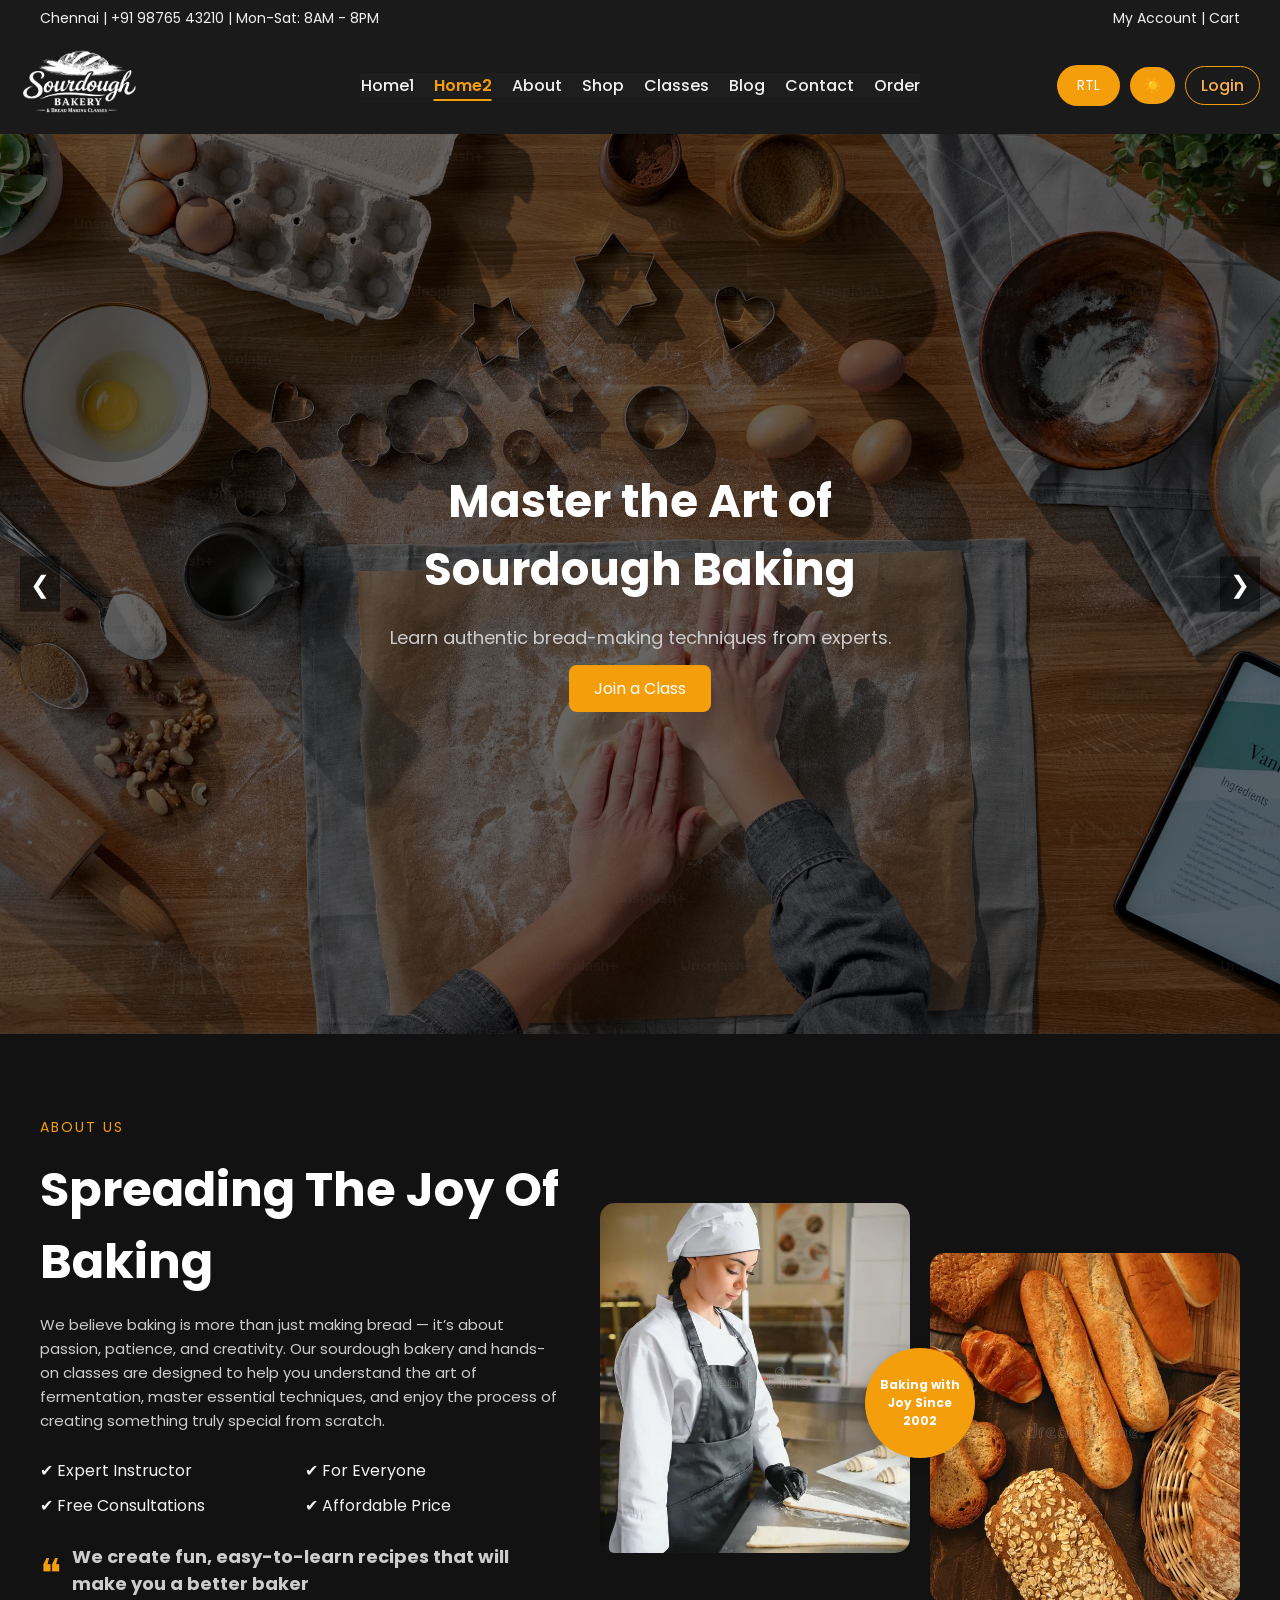
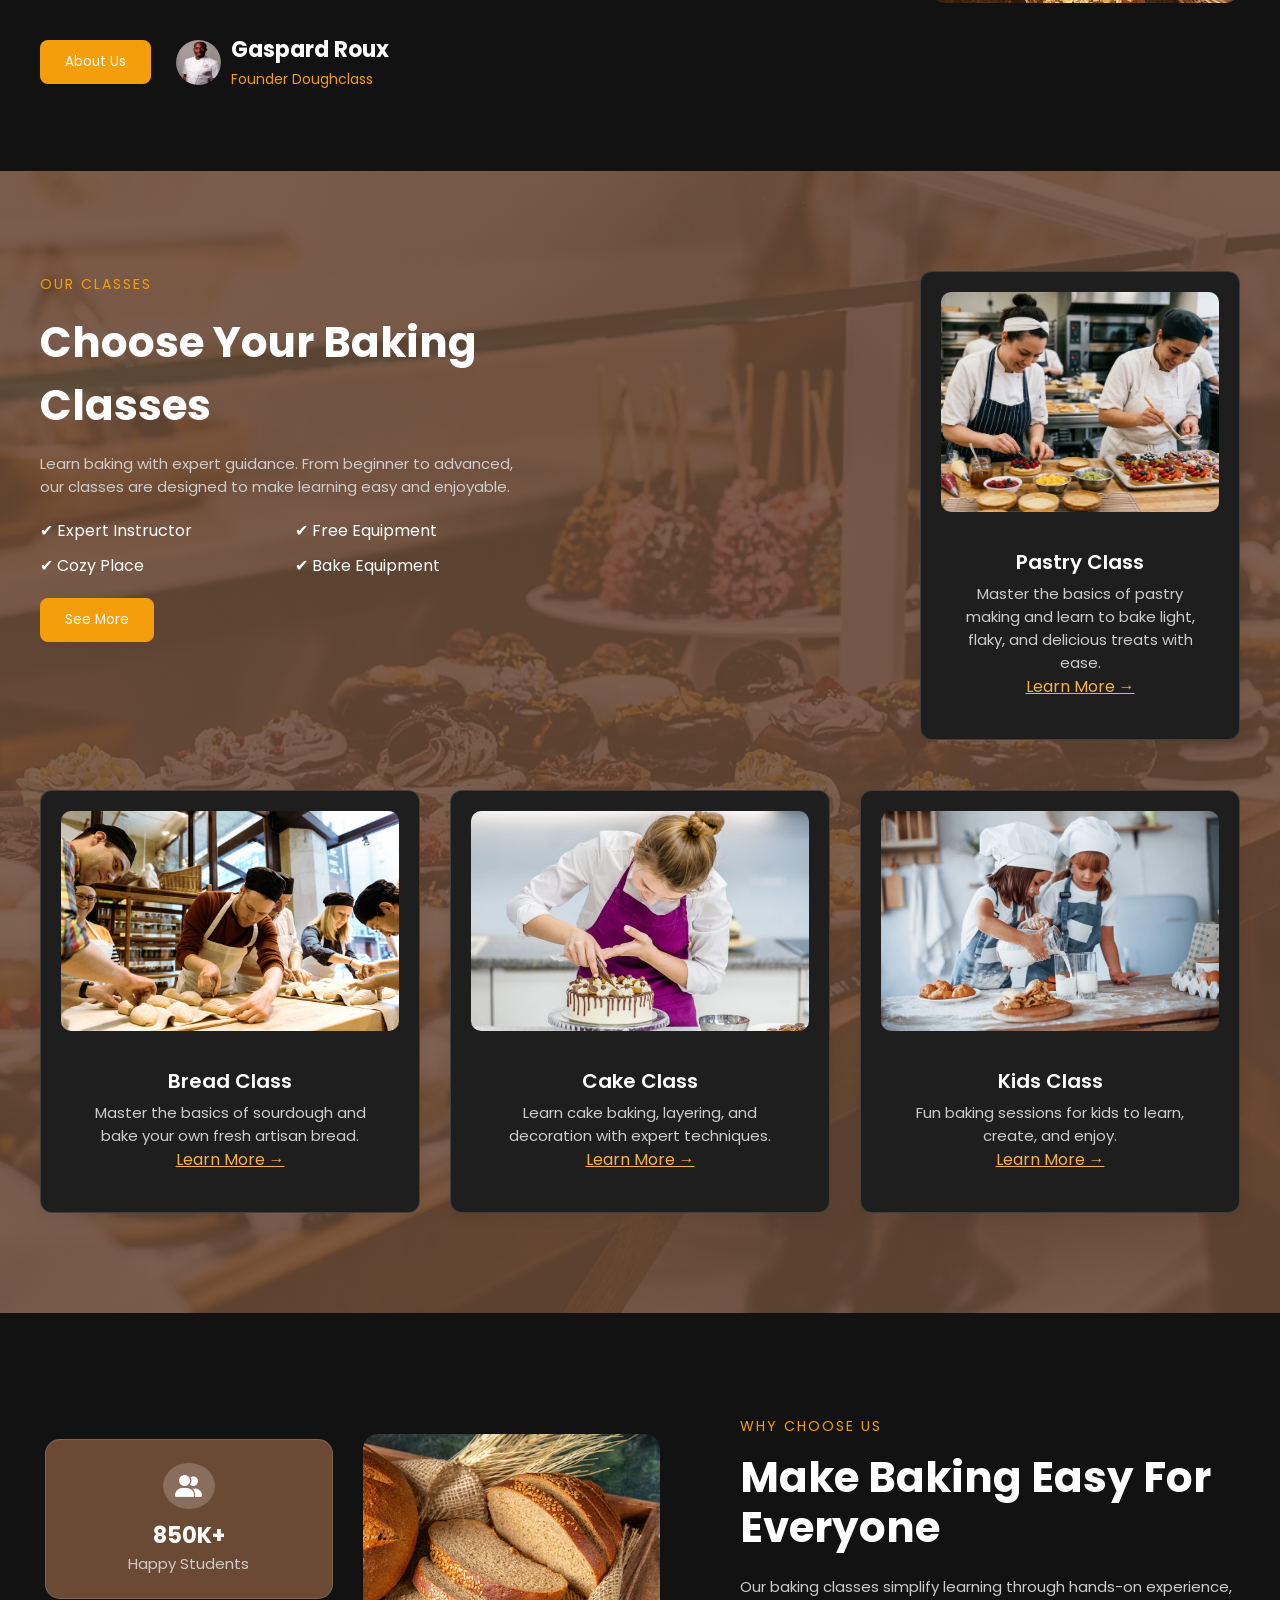
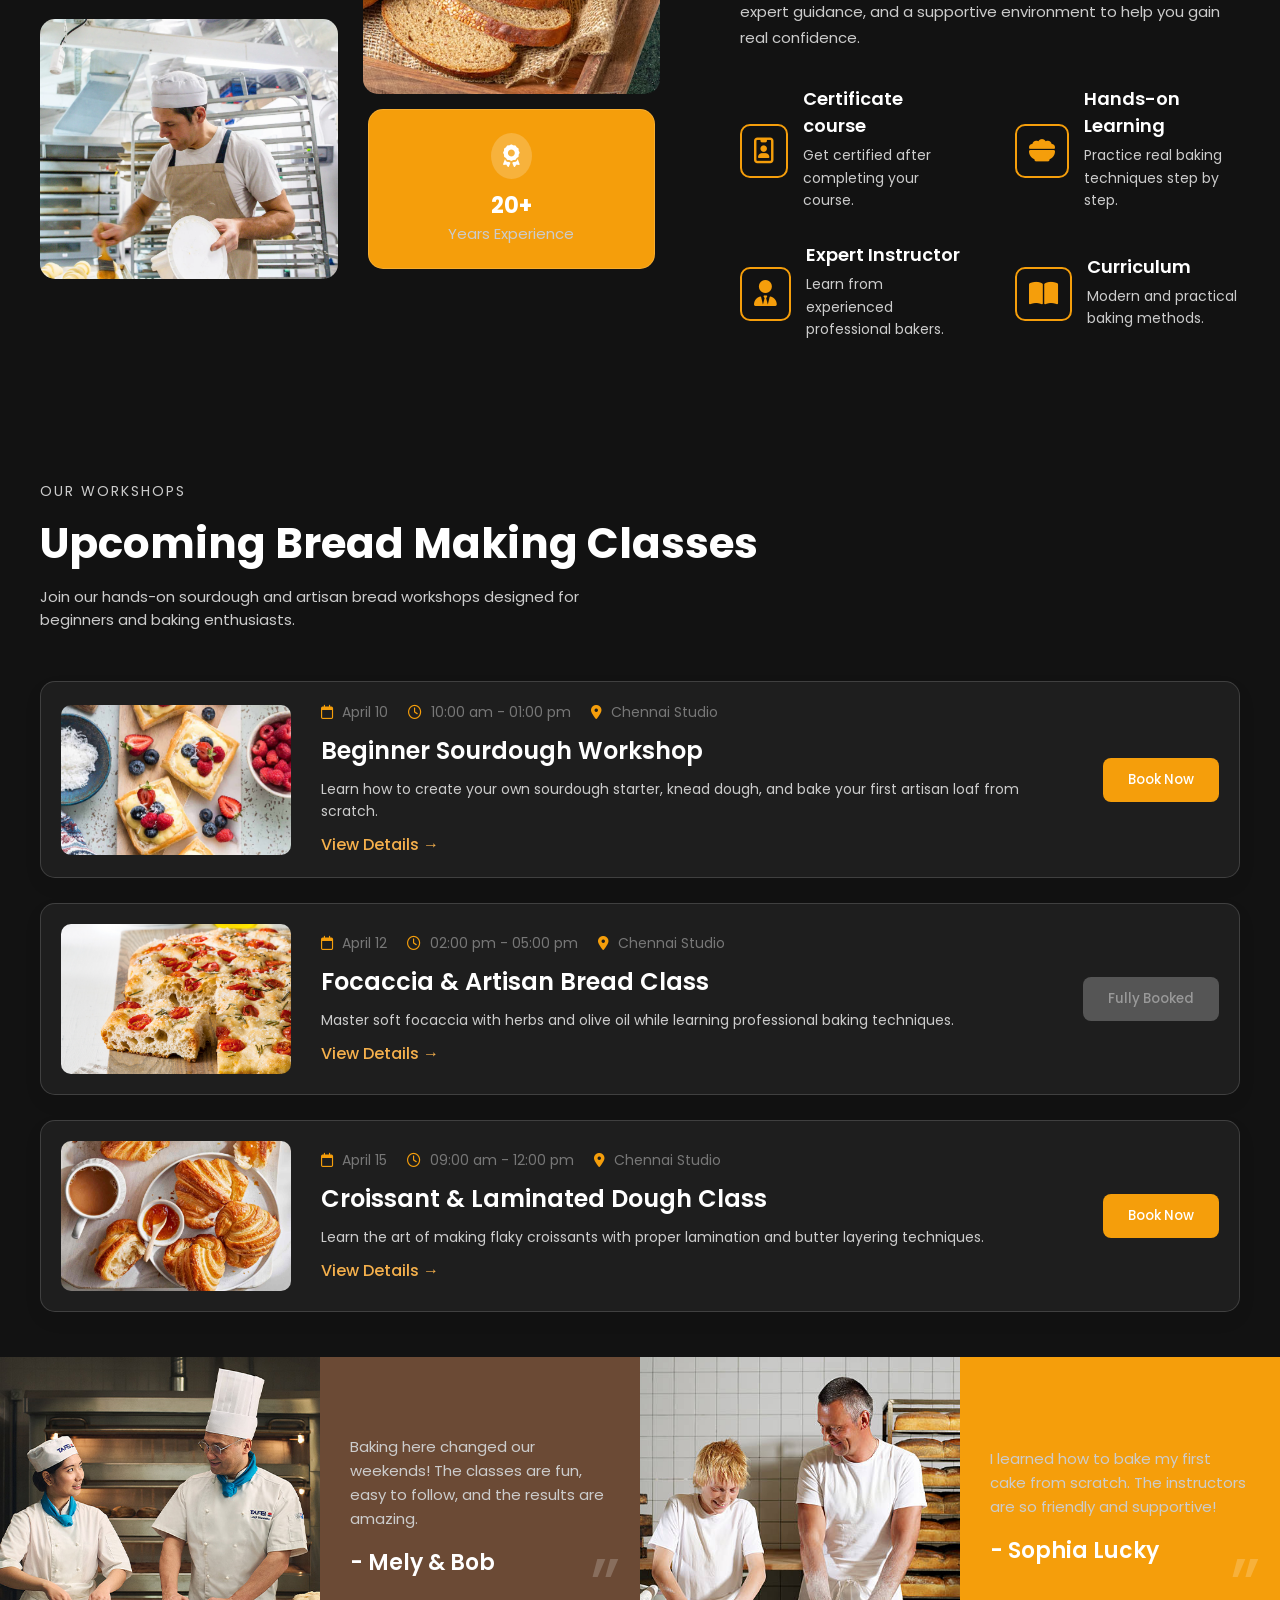
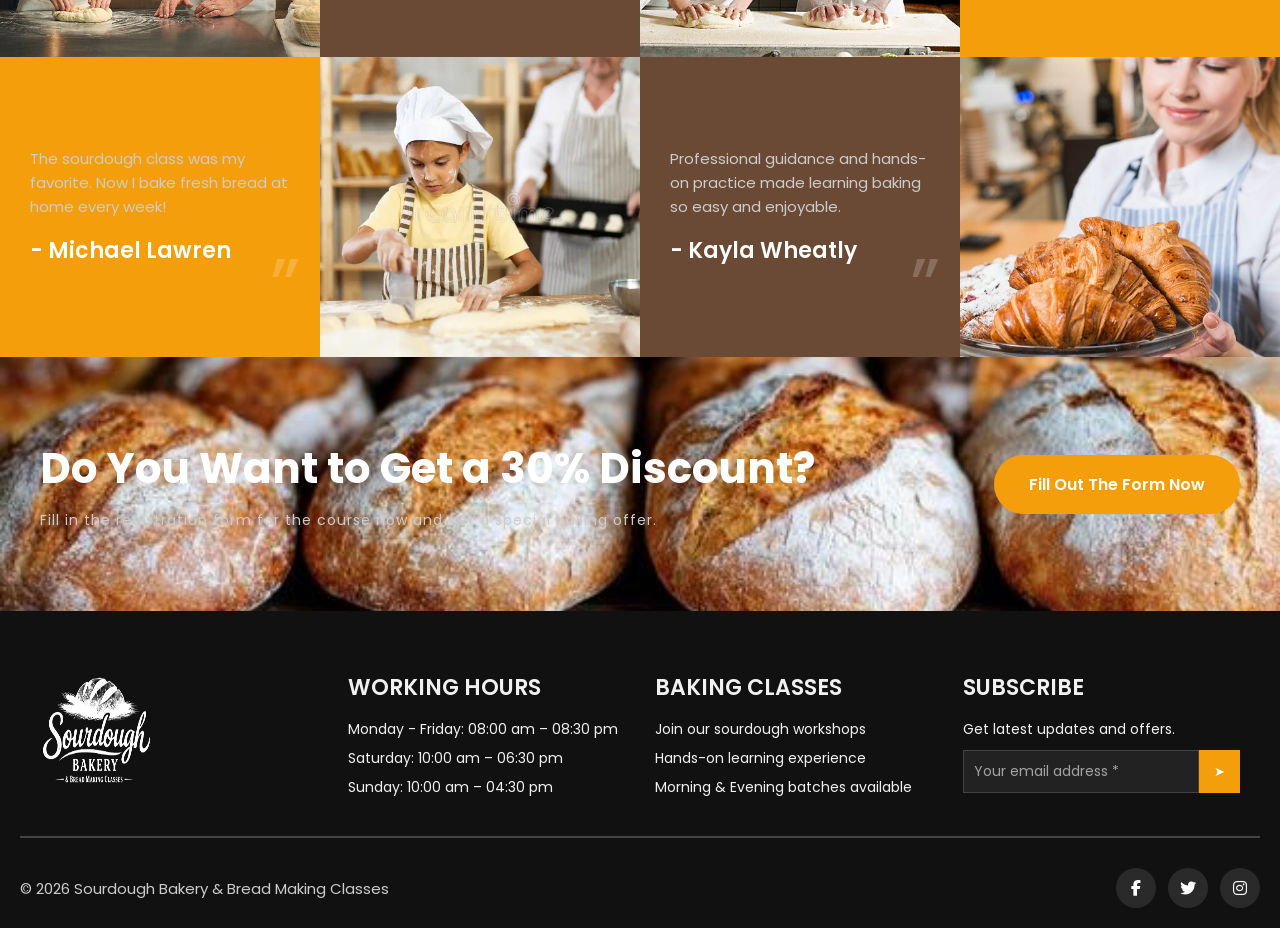
<file: home2.html>
<!DOCTYPE html>
<html lang="en">
<head>
  <meta charset="UTF-8">
  <meta name="viewport" content="width=device-width, initial-scale=1.0">

  <title>Sourdough Bakery & Bread Making Classes</title>

  <!-- GOOGLE FONT (ONE FONT ONLY) -->
  <link href="https://fonts.googleapis.com/css2?family=Poppins:wght@300;400;500;600;700&display=swap" rel="stylesheet">
  <!-- icon -->
   <link rel="stylesheet" href="https://cdnjs.cloudflare.com/ajax/libs/font-awesome/6.5.0/css/all.min.css">
  <link rel="icon" type="image/png" href="images/logo.png">
   

  <!-- CSS FILE -->
  <link rel="stylesheet" href="css/style.css">
  <link rel="stylesheet" href="css/animate.css">
  <link rel="stylesheet" href="css/responsive.css">
</head>

<body>

<!-- TOP BAR -->
<div class="top-bar">
  <div class="left">
    Chennai | +91 98765 43210 | Mon-Sat: 8AM - 8PM
  </div>

  <div class="right">
    My Account | Cart
  </div>
</div>

<nav class="navbar">

  <!-- LOGO -->
  <div class="logo">
    <a href="index.html">
      <img src="images/logo.png" alt="Logo">
    </a>
  </div>

  <!-- HAMBURGER -->
  <button class="menu-toggle" id="menu-toggle" type="button" aria-label="Toggle menu" aria-expanded="false">☰</button>

  <!-- MENU -->
  <ul class="nav-links">
    <li><a href="index.html">Home1</a></li>
    <li><a href="home2.html">Home2</a></li>
    <li><a href="about.html">About</a></li>
    <li><a href="shop.html">Shop</a></li>
    <li><a href="classes.html">Classes</a></li>
    <li><a href="blog.html">Blog</a></li>
    <li><a href="contact.html">Contact</a></li>
    <li><a href="order.html">Order</a></li>
  </ul>

  <!-- MOBILE BUTTONS ONLY -->
  <div class="nav-right">
    <li class="mobile-btn"><a href="login.html" class="login">Login</a></li>
  </div>

  <!-- DESKTOP BUTTONS -->
  <div class="nav-btns">
    <button id="rtlToggleBtn" class="nav-rtl-btn">RTL</button>
    <button id="darkToggleBtn" class="dark-btn">🌙</button>
    <a href="login.html" class="login">Login</a>
  </div>

</nav>
<!--hero-->
<section class="classes-hero">
  <div class="classes-slider">

    <!-- Slide 1 -->
    <div class="classes-slide active slide-one">
      <div class="home2overlay"></div>
      <div class="classes-content">
        <h1>Master the Art of Sourdough Baking</h1>
        <p>Learn authentic bread-making techniques from experts.</p>
        <a href="classes.html" class="btn-primary">Join a Class</a>
      </div>
    </div>

    <!-- Slide 2 -->
    <div class="classes-slide slide-two">
      <div class="home2overlay"></div>
      <div class="classes-content">
        <h1>Learn Step-by-Step Baking</h1>
        <p>From kneading to baking — we guide you.</p>
        <a href="classes.html" class="btn-primary">Explore Classes</a>
      </div>
    </div>

    <!-- Slide 3 -->
    <div class="classes-slide slide-three">
      <div class="home2overlay"></div>
      <div class="classes-content">
        <h1>Bake Like a Professional</h1>
        <p>Hands-on experience in a real bakery.</p>
        <a href="order.html" class="btn-primary">Book Your Spot</a>
      </div>
    </div>

  </div>

  <!-- Navigation -->
  <button class="nav-prev">❮</button>
  <button class="nav-next">❯</button>

</section>
<!--hero end-->
<!--about-->
<section class="about-section">

  <div class="about-container">

    <!-- LEFT -->
    <div class="about-left">

      <span class="tag">ABOUT US</span>

      <h2>Spreading The Joy Of Baking</h2>

      <p class="about-text">
We believe baking is more than just making bread — it’s about passion, patience, and creativity. 
Our sourdough bakery and hands-on classes are designed to help you understand the art of fermentation, 
master essential techniques, and enjoy the process of creating something truly special from scratch.
</p>

      <!-- FEATURES -->
      <div class="about-features">
        <div>✔ Expert Instructor</div>
        <div>✔ For Everyone</div>
        <div>✔ Free Consultations</div>
        <div>✔ Affordable Price</div>
      </div>

      <!-- QUOTE -->
      <div class="quote">
        <span class="quote-icon">❝</span>
        <p>We create fun, easy-to-learn recipes that will make you a better baker</p>
      </div>

      <!-- BUTTON + AUTHOR -->
      <div class="about-bottom">
        <button class="about-btn" onclick="window.location.href='about.html'">About Us</button>

        <div class="author">
          <img src="images/chef.jpg">
          <div>
            <h4>Gaspard Roux</h4>
            <span>Founder Doughclass</span>
          </div>
        </div>
      </div>

    </div>

    <!-- RIGHT -->
    <div class="about-right">

      <img src="images/baker.jpg" class="img1">
      <img src="images/bread.jpg" class="img2">

      <!-- BADGE -->
      <div class="circle-badge">
        <span>Baking with Joy Since 2002</span>
      </div>

    </div>

  </div>

</section>
<!--about end-->
<!--classes-->
<section class="classes-section">

  <div class="classes-wrapper">

    <!-- TOP ROW -->
    <div class="classes-top">

      <!-- LEFT -->
      <div class="classes-left">
        <span class="tag">OUR CLASSES</span>

        <h2>Choose Your Baking Classes</h2>

        <p>
          Learn baking with expert guidance. From beginner to advanced,
          our classes are designed to make learning easy and enjoyable.
        </p>

        <div class="classes-features">
          <div>✔ Expert Instructor</div>
          <div>✔ Free Equipment</div>
          <div>✔ Cozy Place</div>
          <div>✔ Bake Equipment</div>
        </div>

        <button class="btn-primary" onclick="window.location.href='classes.html'">See More</button>
      </div>

      <!-- RIGHT -->
      <div class="classes-right">
        <div class="class-card big-card">
          <img src="images/class-main.jpg">
          <div class="card-content">
            <h3>Pastry Class</h3>
            <p>Master the basics of pastry making and learn to bake light, flaky, and delicious treats with ease.</p>
            <a href="classes.html">Learn More →</a>
          </div>
        </div>
      </div>

    </div>

    <!-- BOTTOM GRID -->
    <div class="classes-grid">

      <div class="class-card">
        <img src="images/class-1.jpg">
        <div class="card-content">
          <h3>Bread Class</h3>
          <p>Master the basics of sourdough and bake your own fresh artisan bread.</p>
          <a href="classes.html">Learn More →</a>
        </div>
      </div>

      <div class="class-card">
        <img src="images/class-2.jpg">
        <div class="card-content">
          <h3>Cake Class</h3>
          <p>Learn cake baking, layering, and decoration with expert techniques.</p>
          <a href="classes.html">Learn More →</a>
        </div>
      </div>

      <div class="class-card">
        <img src="images/class-3.jpg">
        <div class="card-content">
          <h3>Kids Class</h3>
          <p>Fun baking sessions for kids to learn, create, and enjoy.</p>
          <a href="classes.html">Learn More →</a>
        </div>
      </div>

    </div>

  </div>

</section>
<!--classes end-->
<!--whychoose-->
<!-- FONT AWESOME -->
<link rel="stylesheet" href="https://cdnjs.cloudflare.com/ajax/libs/font-awesome/6.5.0/css/all.min.css">

<section class="choose-section">

  <div class="choose-container">

    <!-- LEFT SIDE -->
    <div class="choose-left">

      <div class="choose-box big">
        <i class="fa-solid fa-user-group count-icon"></i>
        <h2>850K+</h2>
        <p>Happy Students</p>
      </div>

      <img src="images/bread-why.jpg" alt="Cake" class="choose-img">

      <img src="images/baker2.jpg" alt="Baker" class="choose-img baker">

      <div class="choose-box small">
        <i class="fa-solid fa-award count-icon"></i>
        <h2>20+</h2>
        <p>Years Experience</p>
      </div>

    </div>

    <!-- RIGHT SIDE -->
    <div class="choose-right">

      <span class="choose-tag">WHY CHOOSE US</span>

      <h2>Make Baking Easy For Everyone</h2>

      <p class="choose-text">
        Our baking classes simplify learning through hands-on experience, expert guidance,
        and a supportive environment to help you gain real confidence.
      </p>

      <div class="choose-features">

        <div class="choose-feature">
          <i class="fa-regular fa-id-badge choose-feature-icon"></i>
          <div>
            <h3>Certificate course</h3>
            <p>Get certified after completing your course.</p>
          </div>
        </div>

        <div class="choose-feature">
          <i class="fa-solid fa-bowl-food choose-feature-icon"></i>
          <div>
            <h3>Hands-on Learning</h3>
            <p>Practice real baking techniques step by step.</p>
          </div>
        </div>

        <div class="choose-feature">
          <i class="fa-solid fa-user-tie choose-feature-icon"></i>
          <div>
            <h3>Expert Instructor</h3>
            <p>Learn from experienced professional bakers.</p>
          </div>
        </div>

        <div class="choose-feature">
          <i class="fa-solid fa-book-open choose-feature-icon"></i>
          <div>
            <h3>Curriculum</h3>
            <p>Modern and practical baking methods.</p>
          </div>
        </div>

      </div>

    </div>

  </div>

</section>
<!--choose end-->
<!--event-->
<section class="event-section">
  <div class="event-container">

    <p class="event-tag">OUR WORKSHOPS</p>
    <h2>Upcoming Bread Making Classes</h2>

    <p class="event-desc">
      Join our hands-on sourdough and artisan bread workshops designed for beginners and baking enthusiasts.
    </p>

    <!-- EVENT 1 -->
    <div class="event-card">
      <img src="images/bread4.jpg" alt="Sourdough Bread">

      <div class="event-content">
        <div class="event-meta">
          <span><i class="fa-regular fa-calendar"></i> April 10</span>
          <span><i class="fa-regular fa-clock"></i> 10:00 am - 01:00 pm</span>
          <span><i class="fa-solid fa-location-dot"></i> Chennai Studio</span>
        </div>

        <h3>Beginner Sourdough Workshop</h3>

        <p>
          Learn how to create your own sourdough starter, knead dough, and bake your first artisan loaf from scratch.
        </p>

        <a href="#" class="learn-link">View Details →</a>
      </div>

      <button class="join-btn">Book Now</button>
    </div>

    <!-- EVENT 2 -->
    <div class="event-card">
      <img src="images/focaccis.jpg" alt="Focaccia Bread">

      <div class="event-content">
        <div class="event-meta">
          <span><i class="fa-regular fa-calendar"></i> April 12</span>
          <span><i class="fa-regular fa-clock"></i> 02:00 pm - 05:00 pm</span>
          <span><i class="fa-solid fa-location-dot"></i> Chennai Studio</span>
        </div>

        <h3>Focaccia & Artisan Bread Class</h3>

        <p>
          Master soft focaccia with herbs and olive oil while learning professional baking techniques.
        </p>

        <a href="#" class="learn-link">View Details →</a>
      </div>

      <button class="join-btn disabled">Fully Booked</button>
    </div>

    <!-- EVENT 3 -->
    <div class="event-card">
      <img src="images/croissants.jpg" alt="Croissant">

      <div class="event-content">
        <div class="event-meta">
          <span><i class="fa-regular fa-calendar"></i> April 15</span>
          <span><i class="fa-regular fa-clock"></i> 09:00 am - 12:00 pm</span>
          <span><i class="fa-solid fa-location-dot"></i> Chennai Studio</span>
        </div>

        <h3>Croissant & Laminated Dough Class</h3>

        <p>
          Learn the art of making flaky croissants with proper lamination and butter layering techniques.
        </p>

        <a href="#" class="learn-link">View Details →</a>
      </div>

      <button class="join-btn">Book Now</button>
    </div>

  </div>
</section>
<!--event end-->
<!--testimonial-->
<section class="testimonial-grid">
  <div class="grid-container">

    <!-- ITEM 1 IMAGE -->
    <div class="grid-item">
      <img src="images/baker3.jpg" alt="">
    </div>

    <!-- ITEM 2 TEXT -->
    <div class="grid-item text brown">
      <p>
        Baking here changed our weekends! The classes are fun, easy to follow, and the results are amazing.
      </p>
      <h4>- Mely & Bob</h4>
    </div>

    <!-- ITEM 3 IMAGE -->
    <div class="grid-item">
      <img src="images/kids.jpg" alt="">
    </div>

    <!-- ITEM 4 TEXT -->
    <div class="grid-item text orange">
      <p>
        I learned how to bake my first cake from scratch. The instructors are so friendly and supportive!
      </p>
      <h4>- Sophia Lucky</h4>
    </div>

    <!-- ITEM 5 TEXT -->
    <div class="grid-item text orange">
      <p>
        The sourdough class was my favorite. Now I bake fresh bread at home every week!
      </p>
      <h4>- Michael Lawren</h4>
    </div>

    <!-- ITEM 6 IMAGE -->
    <div class="grid-item">
      <img src="images/baker4.jpg" alt="">
    </div>

    <!-- ITEM 7 TEXT -->
    <div class="grid-item text brown">
      <p>
        Professional guidance and hands-on practice made learning baking so easy and enjoyable.
      </p>
      <h4>- Kayla Wheatly</h4>
    </div>

    <!-- ITEM 8 IMAGE -->
    <div class="grid-item">
      <img src="images/croissantbaker.jpg" alt="">
    </div>

  </div>
</section>
<!--testimonial end-->
<!--cta start-->
<section class="promo-cta">
  <div class="promo-overlay">
    <div class="promo-container">

      <div class="promo-text">
        <h2>Do You Want to Get a 30% Discount?</h2>
        <p>
          Fill in the registration form for the course now and get a special baking offer.
        </p>
      </div>

      <div class="promo-btn">
        <a href="#">Fill Out The Form Now</a>
      </div>

    </div>
  </div>
</section>
<!--cta end-->
<footer class="footer">

  <div class="footer-container">

    <!-- LOGO -->
    <div class="footer-box">
      <a href="index.html">
        <img src="images/logo.png" alt="Sourdough Bakery Logo" class="footer-logo">
      </a>
    </div>

    <!-- WORKING HOURS -->
    <div class="footer-box">
      <h3>WORKING HOURS</h3>
      <p>Monday - Friday: 08:00 am – 08:30 pm</p>
      <p>Saturday: 10:00 am – 06:30 pm</p>
      <p>Sunday: 10:00 am – 04:30 pm</p>
    </div>

    <!-- CLASSES / OFFER -->
    <div class="footer-box">
      <h3>BAKING CLASSES</h3>
      <p>Join our sourdough workshops</p>
      <p>Hands-on learning experience</p>
      <p>Morning & Evening batches available</p>
    </div>

    <!-- SUBSCRIBE -->
    <div class="footer-box">
      <h3>SUBSCRIBE</h3>
      <p>Get latest updates and offers.</p>

      <div class="subscribe">
        <input type="email" placeholder="Your email address *">
        <button>&#10148;</button>
      </div>
    </div>

  </div>

  <hr>

  <!-- BOTTOM -->
  <div class="footer-bottom">
    <p>© 2026 Sourdough Bakery & Bread Making Classes</p>

    <div class="socials">
        <a href="#"><i class="fa-brands fa-facebook-f"></i></a>
        <a href="#"><i class="fa-brands fa-twitter"></i></a>
        <a href="#"><i class="fa-brands fa-instagram"></i></a>
    </div>
  </div>

</footer>

<!-- JS FILE -->
<script src="js/script.js"></script>
<script>
let slides = document.querySelectorAll(".classes-slide");
let index = 0;
const classesSlider = document.querySelector(".classes-slider");
let touchStartX = 0;
let touchEndX = 0;

function showSlide(i) {
  slides.forEach(s => s.classList.remove("active"));
  slides[i].classList.add("active");
}

function goToNextSlide() {
  index = (index + 1) % slides.length;
  showSlide(index);
}

function goToPrevSlide() {
  index = (index - 1 + slides.length) % slides.length;
  showSlide(index);
}

document.querySelector(".nav-next").onclick = goToNextSlide;
document.querySelector(".nav-prev").onclick = goToPrevSlide;

if (classesSlider) {
  classesSlider.addEventListener("touchstart", (event) => {
    touchStartX = event.changedTouches[0].clientX;
  }, { passive: true });

  classesSlider.addEventListener("touchend", (event) => {
    touchEndX = event.changedTouches[0].clientX;
    const swipeDistance = touchEndX - touchStartX;

    if (Math.abs(swipeDistance) < 40) {
      return;
    }

    if (swipeDistance < 0) {
      goToNextSlide();
    } else {
      goToPrevSlide();
    }
  }, { passive: true });
}

setInterval(() => {
  goToNextSlide();
}, 4000);
</script>
<script>
const darkBtn = document.getElementById("darkToggleBtn");

// Load saved mode, default to dark
if (localStorage.getItem("theme") === "light") {
  // Stay light
} else {
  document.body.classList.add("dark");
  darkBtn.innerText = "☀️";
  localStorage.setItem("theme", "dark");
}

darkBtn.addEventListener("click", () => {
  document.body.classList.toggle("dark");

  if (document.body.classList.contains("dark")) {
    localStorage.setItem("theme", "dark");
    darkBtn.innerText = "☀️";
  } else {
    localStorage.setItem("theme", "light");
    darkBtn.innerText = "🌙";
  }
});
</script>
<script>
document.addEventListener("DOMContentLoaded", function() {
  const links = document.querySelectorAll(".nav-links a");
  const currentPath = window.location.pathname.split('/').pop();
  links.forEach(link => {
    if (link.getAttribute("href") === currentPath) {
      link.classList.add("active");
    }
  });
});
</script>
<button id="scrollTopBtn">↑</button>
<script>
const scrollBtn = document.getElementById("scrollTopBtn");

window.onscroll = function () {
  if (document.documentElement.scrollTop > 200) {
    scrollBtn.style.display = "block";
  } else {
    scrollBtn.style.display = "none";
  }
};

scrollBtn.onclick = function () {
  window.scrollTo({
    top: 0,
    behavior: "smooth"
  });
};
</script>

<script src="js/animate.js"></script>
</body>
</html>
</file>
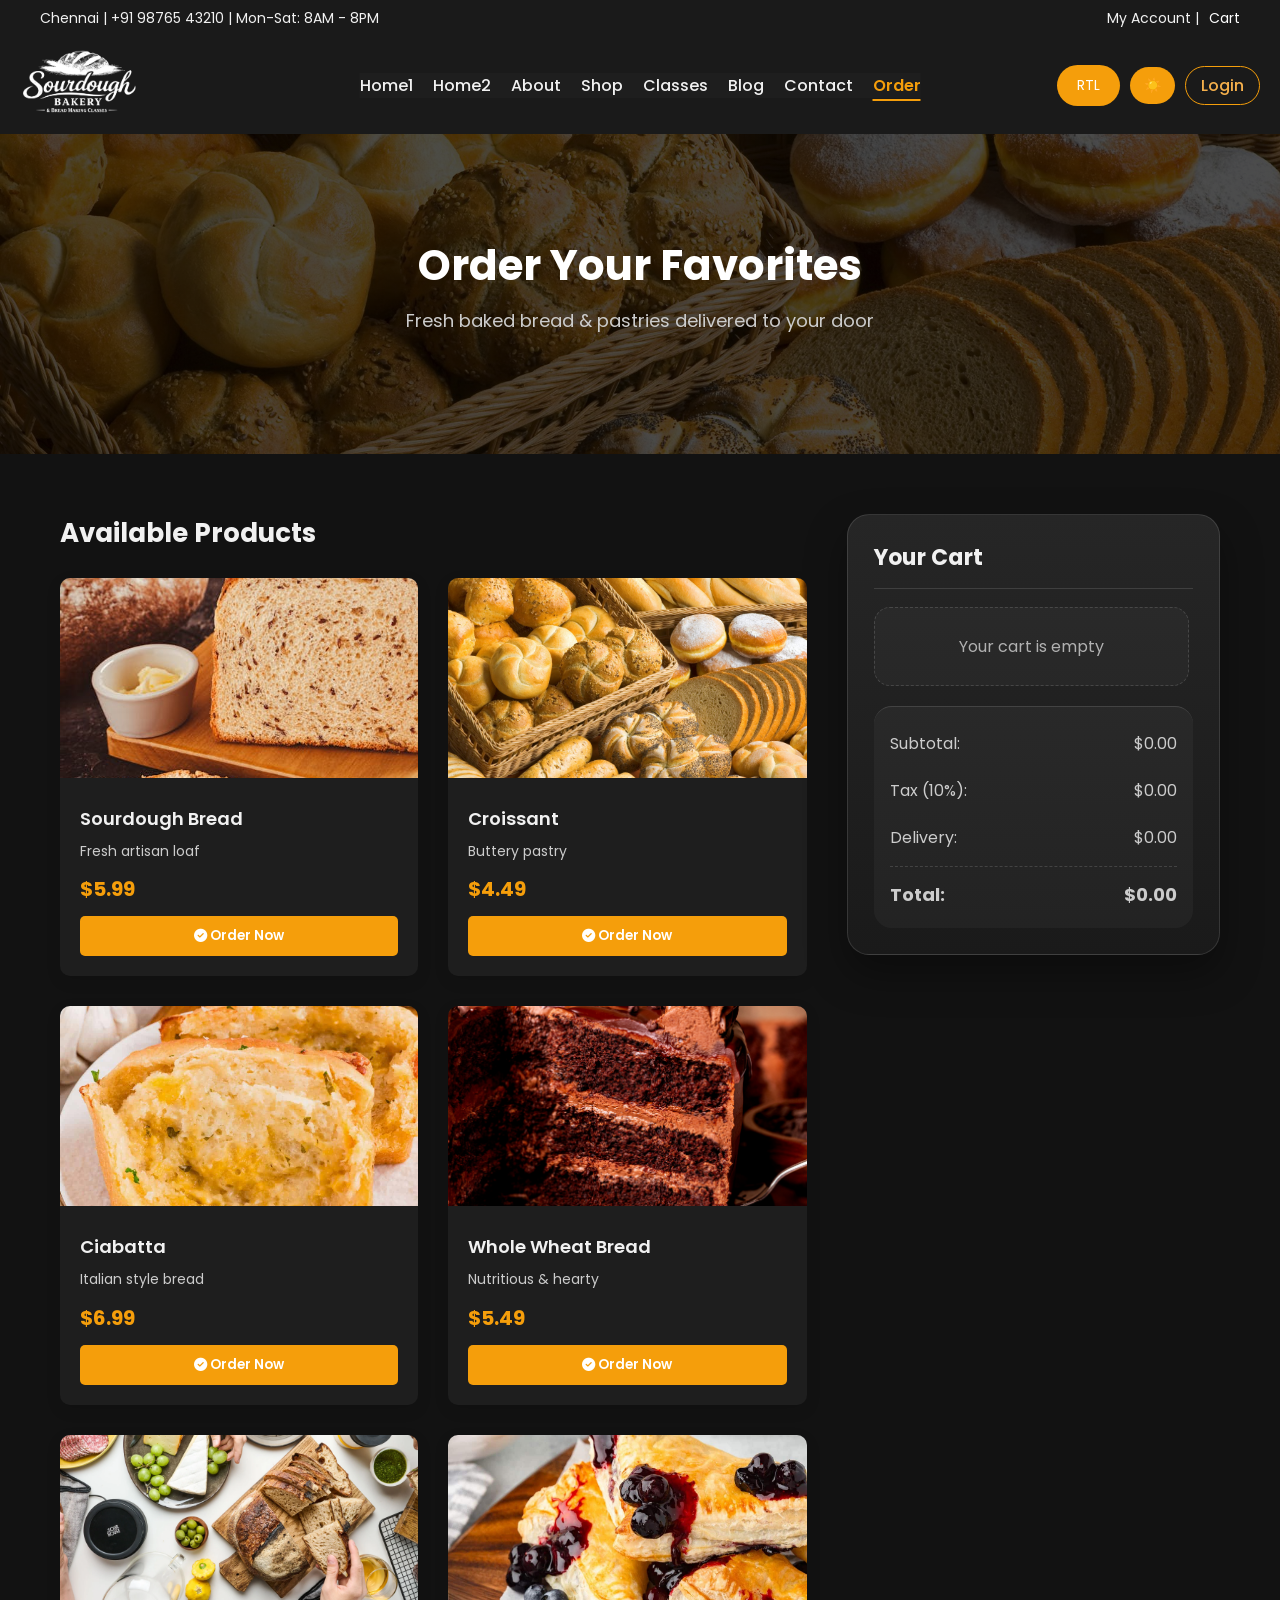
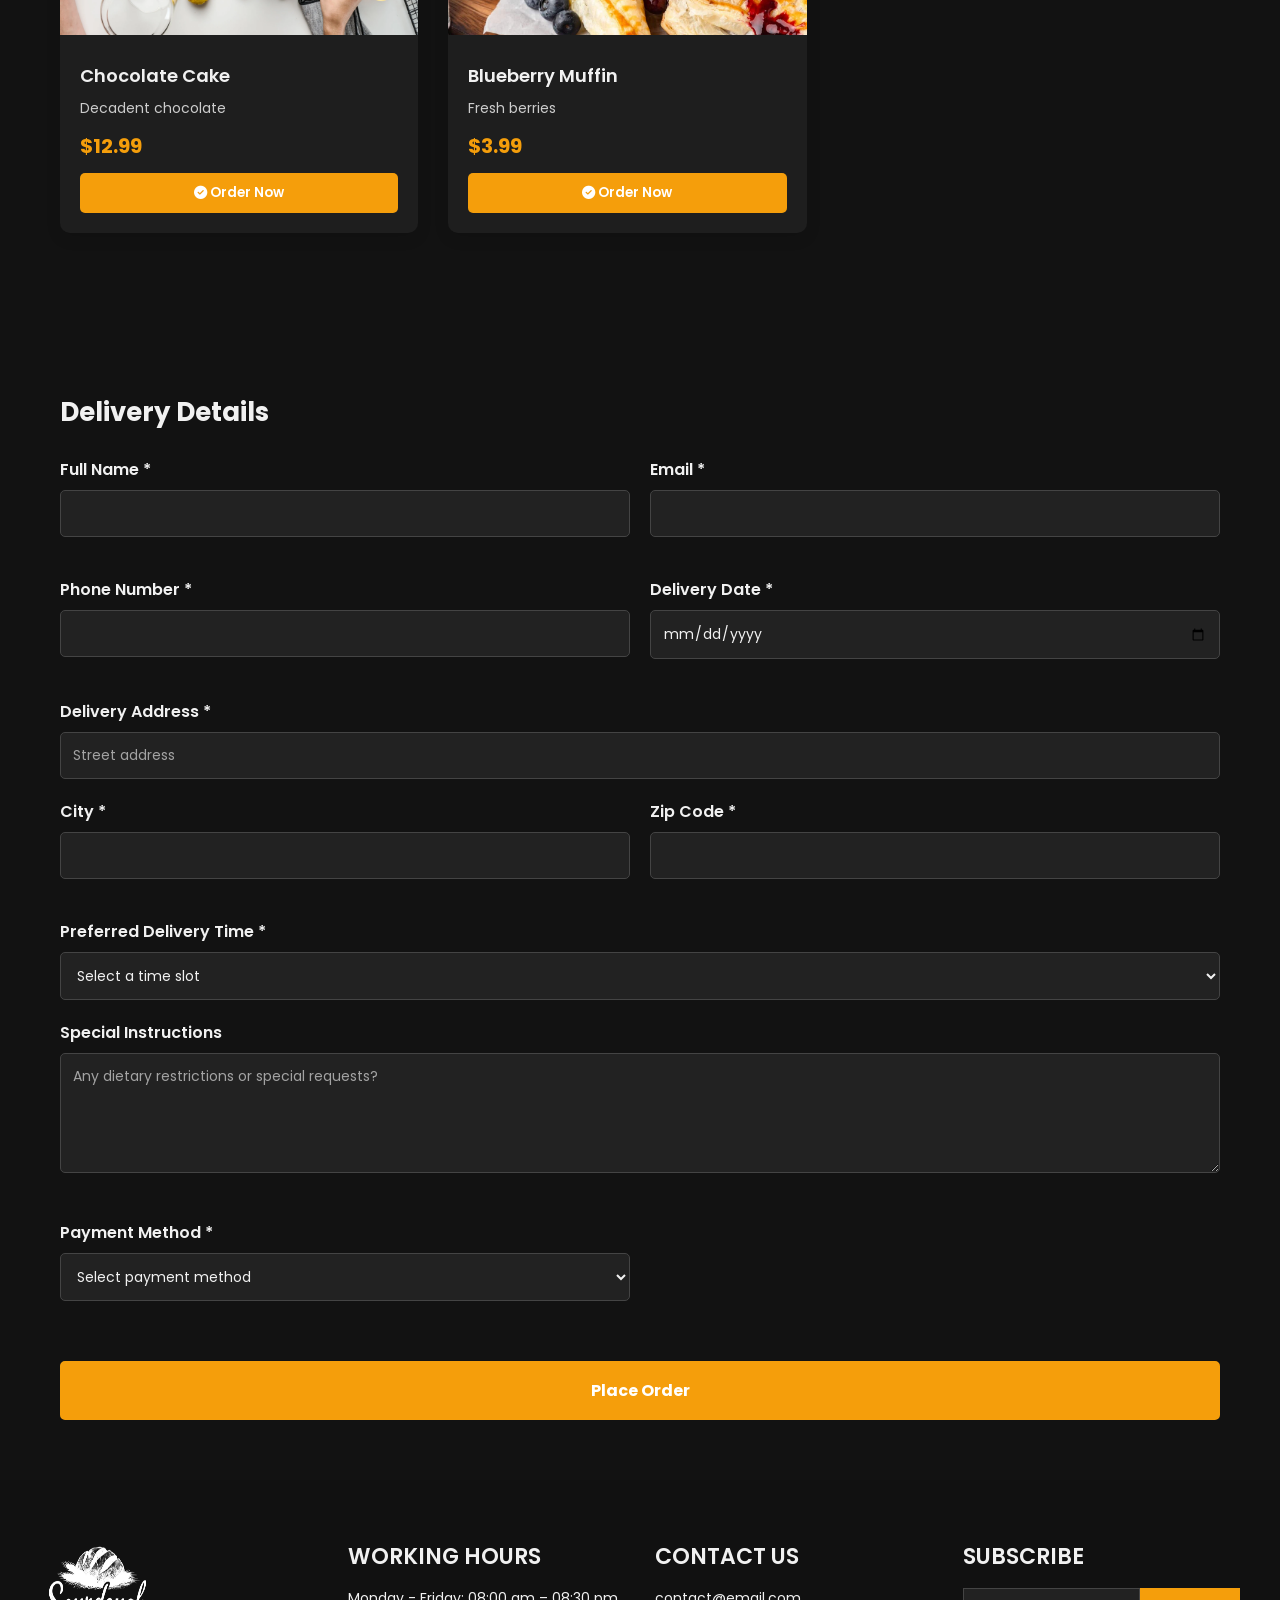
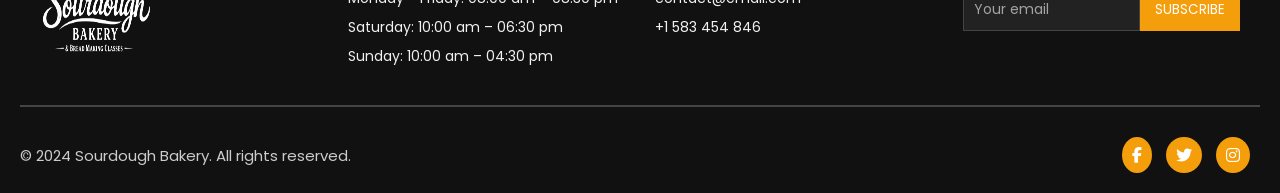
<file: order.html>
<!DOCTYPE html>
<html lang="en">
<head>
  <meta charset="UTF-8">
  <meta name="viewport" content="width=device-width, initial-scale=1.0">

  <title>Order Now - Sourdough Bakery</title>

  <!-- GOOGLE FONT -->
  <link href="https://fonts.googleapis.com/css2?family=Poppins:wght@300;400;500;600;700&display=swap" rel="stylesheet">
  <!-- ICONS -->
  <link rel="stylesheet" href="https://cdnjs.cloudflare.com/ajax/libs/font-awesome/6.5.0/css/all.min.css">
  <link rel="icon" type="image/png" href="images/logo.png">

  <!-- CSS FILES -->
  <link rel="stylesheet" href="css/style.css">
  <link rel="stylesheet" href="css/animate.css">
  <link rel="stylesheet" href="css/responsive.css">
</head>

<body>

<!-- TOP BAR -->
<div class="top-bar">
  <div class="left">
    Chennai | +91 98765 43210 | Mon-Sat: 8AM - 8PM
  </div>

  <div class="right">
    My Account | <a href="order.html" style="color: white; text-decoration: none;">Cart</a>
  </div>
</div>

<nav class="navbar">

  <!-- LOGO -->
  <div class="logo">
    <a href="index.html">
      <img src="images/logo.png" alt="Logo">
    </a>
  </div>

  <!-- HAMBURGER -->
  <div class="menu-toggle" id="menu-toggle">☰</div>

  <!-- MENU -->
  <ul class="nav-links">
    <li><a href="index.html">Home1</a></li>
    <li><a href="home2.html">Home2</a></li>
    <li><a href="about.html">About</a></li>
    <li><a href="shop.html">Shop</a></li>
    <li><a href="classes.html">Classes</a></li>
    <li><a href="blog.html">Blog</a></li>
    <li><a href="contact.html">Contact</a></li>
    <li><a href="order.html" class="active">Order</a></li>
  </ul>

  <!-- MOBILE BUTTONS ONLY -->
  <div class="nav-right">
    <li class="mobile-btn"><a href="login.html" class="login">Login</a></li>
  </div>

  <!-- DESKTOP BUTTONS -->
  <div class="nav-btns">
    <button id="rtlToggleBtn" class="nav-rtl-btn">RTL</button>
    <button id="darkToggleBtn" class="dark-btn">🌙</button>
    <a href="login.html" class="login">Login</a>
  </div>

</nav>

<!-- HERO SECTION -->
<section class="order-hero">
  <h1>Order Your Favorites</h1>
  <p>Fresh baked bread & pastries delivered to your door</p>
</section>

<!-- MAIN ORDER SECTION -->
<section class="order-container">
  
  <!-- PRODUCTS -->
  <div>
    <h2 class="order-form-title">Available Products</h2>
    <div class="order-products" id="productsContainer">
      <!-- Products will be generated by JavaScript -->
    </div>
  </div>

  <!-- CART SIDEBAR -->
  <div class="order-cart">
    <h3 class="cart-title">Your Cart</h3>
    <div class="cart-items" id="cartItems">
      <div class="cart-empty">Your cart is empty</div>
    </div>
    <div class="cart-summary">
      <div class="summary-row">
        <span>Subtotal:</span>
        <span id="subtotal">$0.00</span>
      </div>
      <div class="summary-row">
        <span>Tax (10%):</span>
        <span id="tax">$0.00</span>
      </div>
      <div class="summary-row">
        <span>Delivery:</span>
        <span id="delivery">$2.50</span>
      </div>
      <div class="summary-row total">
        <span>Total:</span>
        <span id="total">$0.00</span>
      </div>
    </div>
  </div>

</section>

<!-- ORDER FORM -->
<section class="order-form-section">
  <div style="max-width: 1200px; margin: 0 auto; padding: 0 20px;">
    <h2 class="order-form-title">Delivery Details</h2>
    
    <form id="orderForm">
      <div class="form-row">
        <div class="form-group">
          <label for="fullName">Full Name *</label>
          <input type="text" id="fullName" name="fullName" required>
        </div>
        <div class="form-group">
          <label for="email">Email *</label>
          <input type="email" id="email" name="email" required>
        </div>
      </div>

      <div class="form-row">
        <div class="form-group">
          <label for="phone">Phone Number *</label>
          <input type="tel" id="phone" name="phone" required>
        </div>
        <div class="form-group">
          <label for="deliveryDate">Delivery Date *</label>
          <input type="date" id="deliveryDate" name="deliveryDate" required>
        </div>
      </div>

      <div class="form-group">
        <label for="address">Delivery Address *</label>
        <input type="text" id="address" name="address" placeholder="Street address" required>
      </div>

      <div class="form-row">
        <div class="form-group">
          <label for="city">City *</label>
          <input type="text" id="city" name="city" required>
        </div>
        <div class="form-group">
          <label for="zip">Zip Code *</label>
          <input type="text" id="zip" name="zip" required>
        </div>
      </div>

      <div class="form-group">
        <label for="deliveryTime">Preferred Delivery Time *</label>
        <select id="deliveryTime" name="deliveryTime" required>
          <option value="">Select a time slot</option>
          <option value="9am-11am">9:00 AM - 11:00 AM</option>
          <option value="11am-1pm">11:00 AM - 1:00 PM</option>
          <option value="1pm-3pm">1:00 PM - 3:00 PM</option>
          <option value="3pm-5pm">3:00 PM - 5:00 PM</option>
          <option value="5pm-7pm">5:00 PM - 7:00 PM</option>
        </select>
      </div>

      <div class="form-group">
        <label for="specialInstructions">Special Instructions</label>
        <textarea id="specialInstructions" name="specialInstructions" rows="4" placeholder="Any dietary restrictions or special requests?"></textarea>
      </div>

      <div class="form-row">
        <div class="form-group">
          <label for="paymentMethod">Payment Method *</label>
          <select id="paymentMethod" name="paymentMethod" required>
            <option value="">Select payment method</option>
            <option value="card">Credit/Debit Card</option>
            <option value="upi">UPI</option>
            <option value="cod">Cash on Delivery</option>
          </select>
        </div>
      </div>

      <button type="submit" class="checkout-btn" id="checkoutBtn">Place Order</button>
    </form>
  </div>
</section>

<!-- FOOTER -->
<footer class="footer">
  <div class="footer-container">
    <div class="footer-box">
      <a href="index.html">
        <img src="images/logo.png" alt="Sourdough Bakery Logo" class="footer-logo">
      </a>
    </div>
    <div class="footer-box">
      <h3>WORKING HOURS</h3>
      <p>Monday - Friday: 08:00 am – 08:30 pm</p>
      <p>Saturday: 10:00 am – 06:30 pm</p>
      <p>Sunday: 10:00 am – 04:30 pm</p>
    </div>
    <div class="footer-box">
      <h3>CONTACT US</h3>
      <p>contact@email.com</p>
      <p>+1 583 454 846</p>
    </div>
    <div class="footer-box">
      <h3>SUBSCRIBE</h3>
      <div class="subscribe">
        <input type="email" placeholder="Your email">
        <button>SUBSCRIBE</button>
      </div>
    </div>
  </div>
  <hr>
  <div class="footer-bottom">
    <p>&copy; 2024 Sourdough Bakery. All rights reserved.</p>
    <div class="social">
      <i class="fab fa-facebook-f"></i>
      <i class="fab fa-twitter"></i>
      <i class="fab fa-instagram"></i>
    </div>
  </div>
</footer>

<script src="js/order.js"></script>
<button id="scrollTopBtn">↑</button>
<script>
const scrollBtn = document.getElementById("scrollTopBtn");

window.onscroll = function () {
  if (document.documentElement.scrollTop > 200) {
    scrollBtn.style.display = "block";
  } else {
    scrollBtn.style.display = "none";
  }
};

scrollBtn.onclick = function () {
  window.scrollTo({
    top: 0,
    behavior: "smooth"
  });
};
</script>

<script src="js/animate.js"></script>
</body>
</html>
</file>
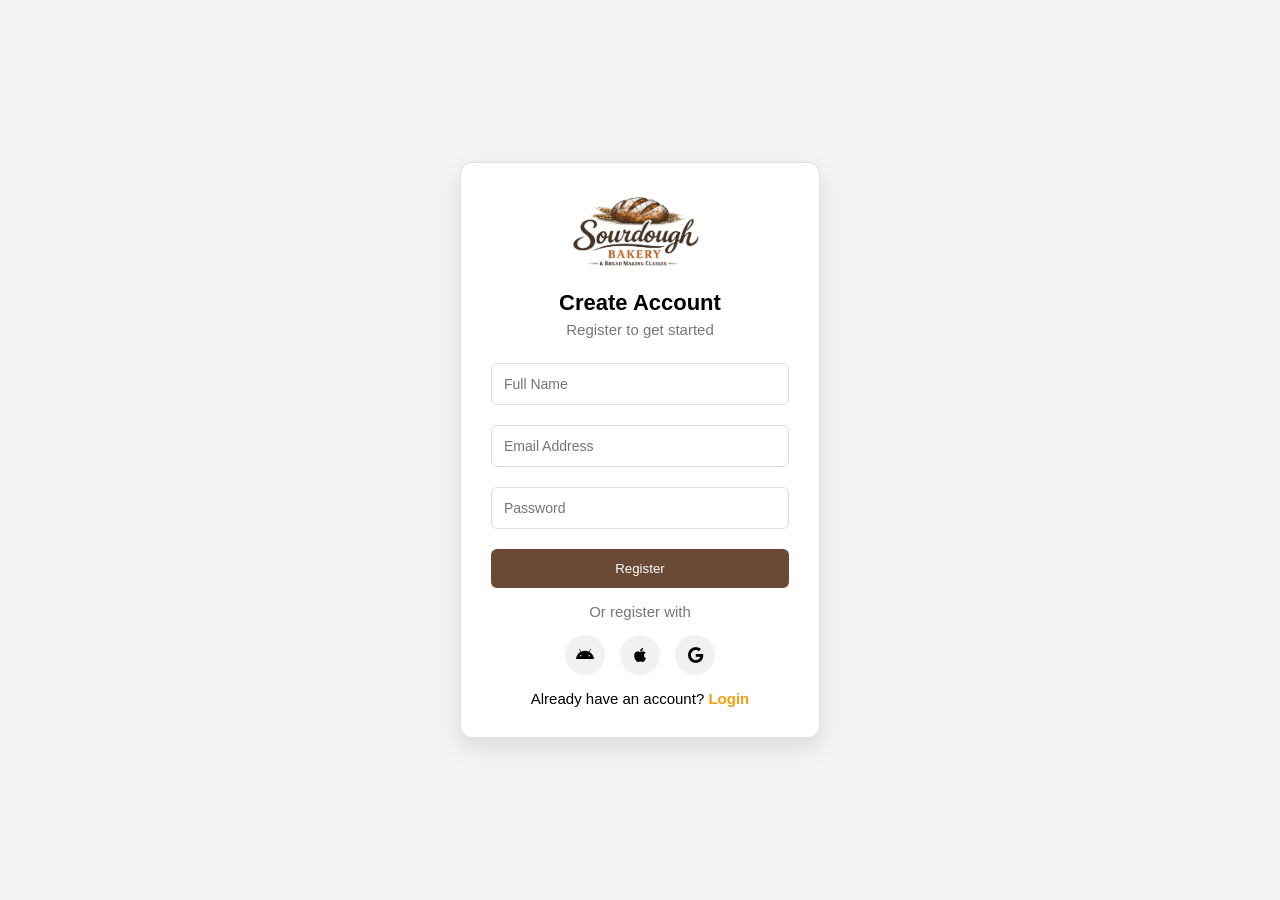
<file: register.html>
<!DOCTYPE html>
<html lang="en">
<head>
  <meta charset="UTF-8">
  <meta name="viewport" content="width=device-width, initial-scale=1.0">
  <title>Register</title>

  <!-- FONT AWESOME -->
  <link rel="stylesheet" href="https://cdnjs.cloudflare.com/ajax/libs/font-awesome/6.5.0/css/all.min.css">
  <link rel="icon" type="image/png" href="images/logo.png">

  <!-- CSS -->
  <link rel="stylesheet" href="css/style.css">
  <link rel="stylesheet" href="css/responsive.css">
</head>

<body>
<div class="reg-wrapper">

  <div class="reg-card">

    <!-- LOGO -->
    <div class="reg-logo">
      <a href="index.html">
        <img src="images/logo.png" alt="Logo">
      </a>
    </div>

    <!-- TITLE -->
    <h2 class="reg-title">Create Account</h2>
    <p class="reg-subtitle">Register to get started</p>

    <!-- FORM -->
    <form class="reg-form">
      <input type="text" placeholder="Full Name" required>
      <input type="email" placeholder="Email Address" required>
      <input type="password" placeholder="Password" required>

      <button type="submit" class="reg-btn">Register</button>
    </form>

    <!-- SOCIAL -->
    <p class="reg-social-text">Or register with</p>

    <div class="reg-social">
      <i class="fab fa-android"></i>
      <i class="fab fa-apple"></i>
      <i class="fab fa-google"></i>
    </div>

    <!-- LOGIN LINK -->
    <p class="reg-login-text">
      Already have an account?
      <a href="login.html">Login</a>
    </p>

  </div>

</div>

</body>
</html>
</file>
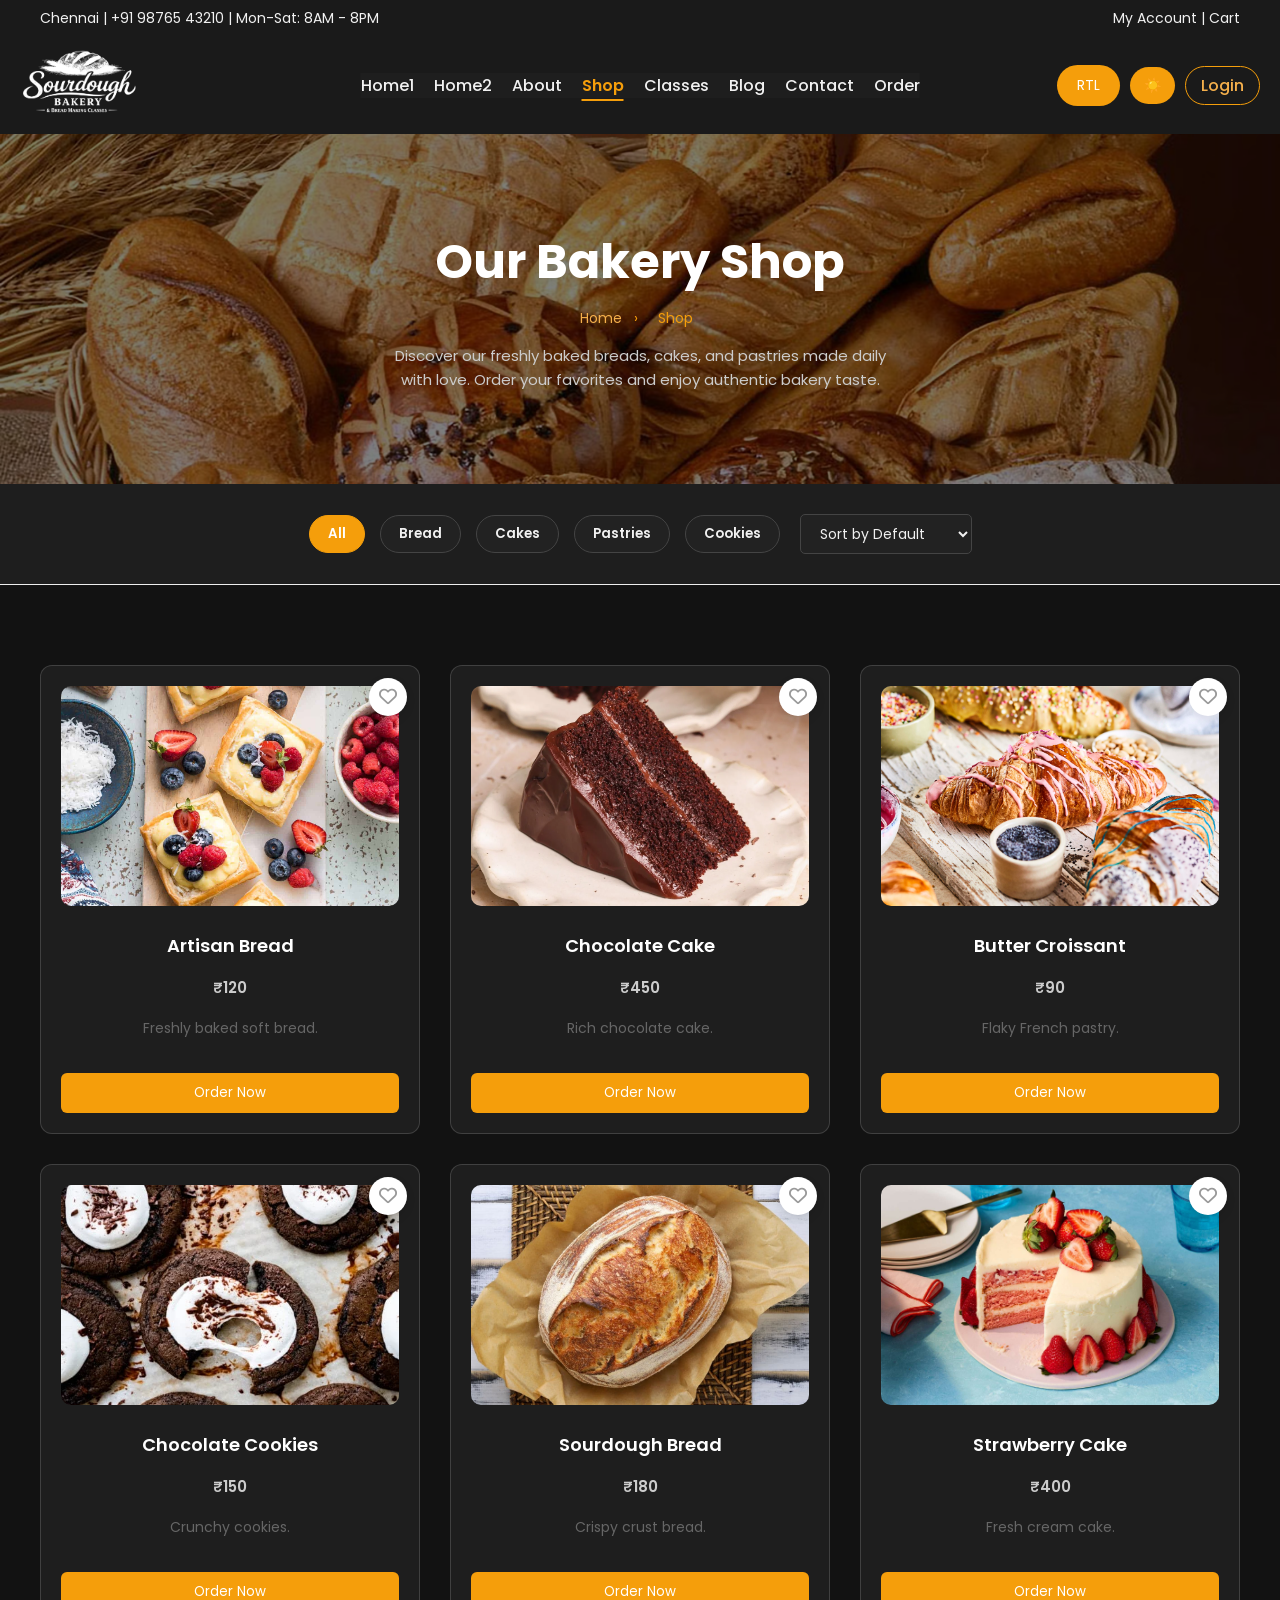
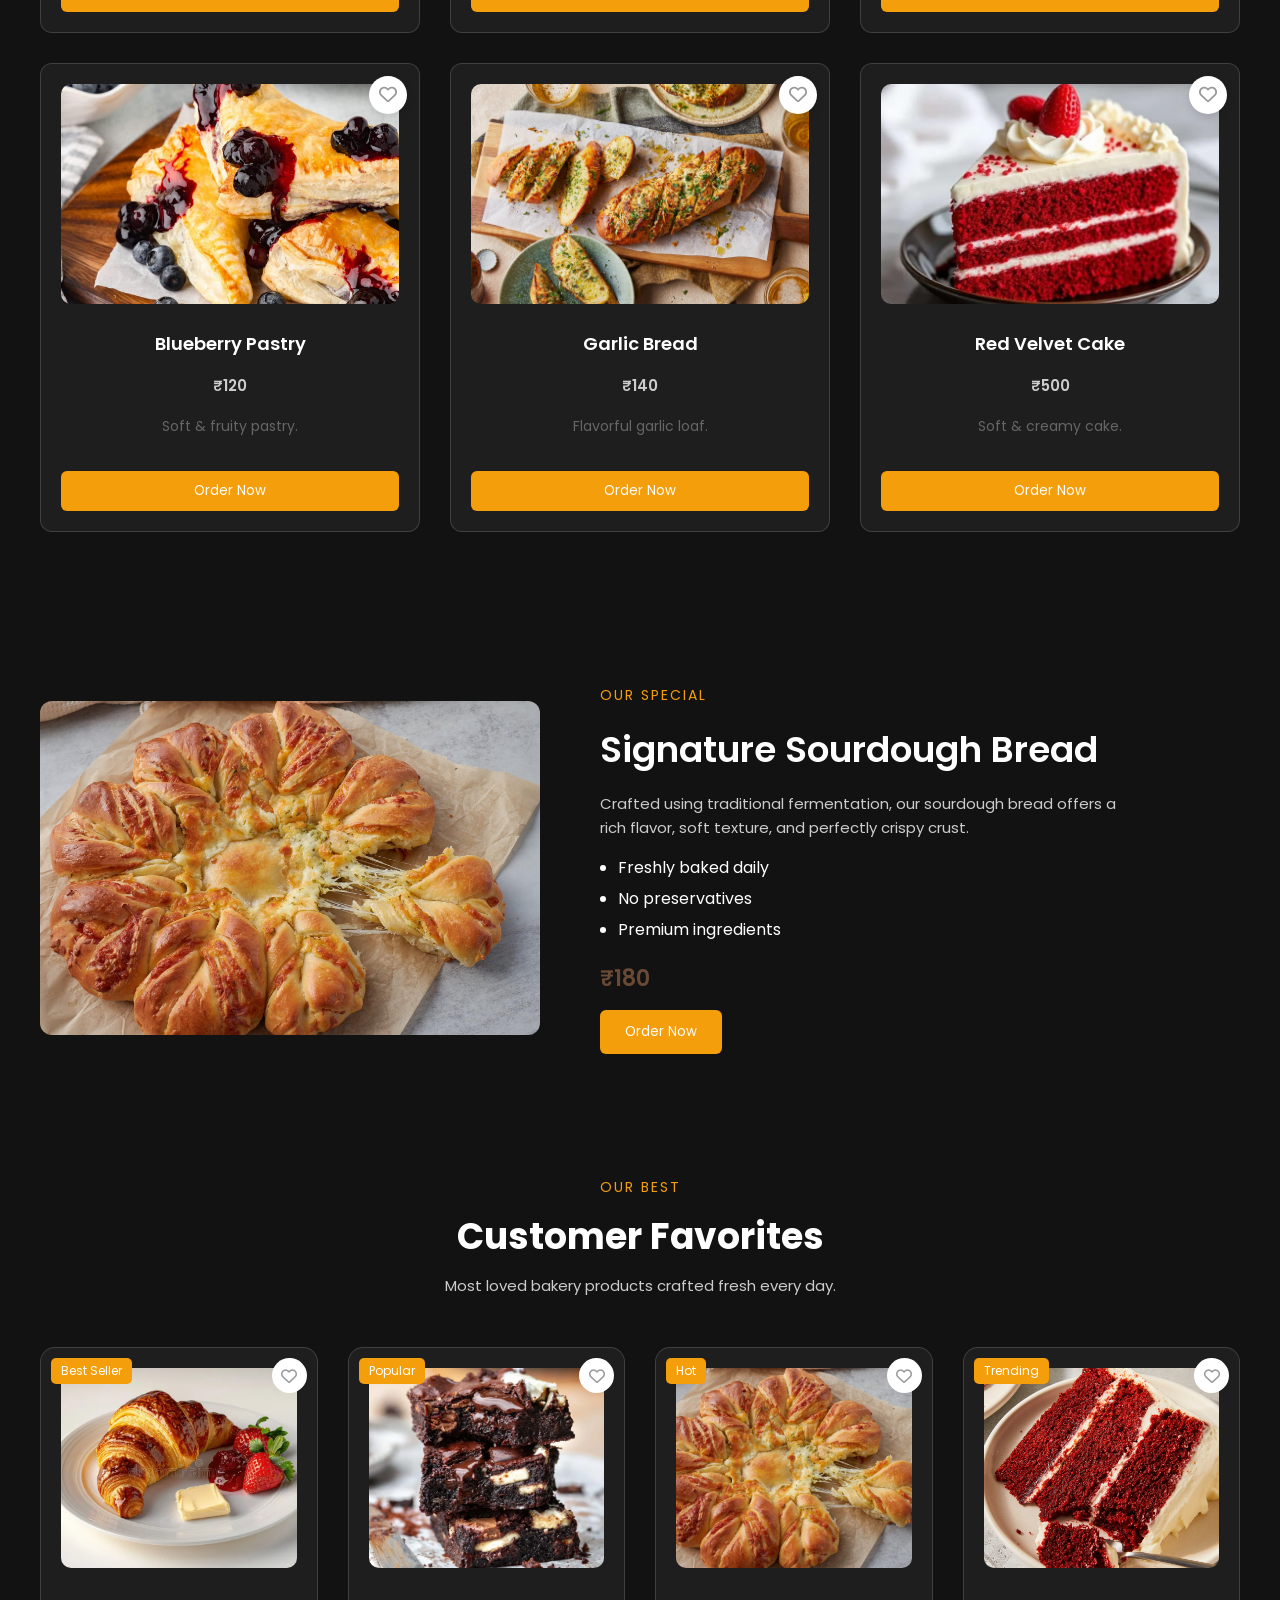
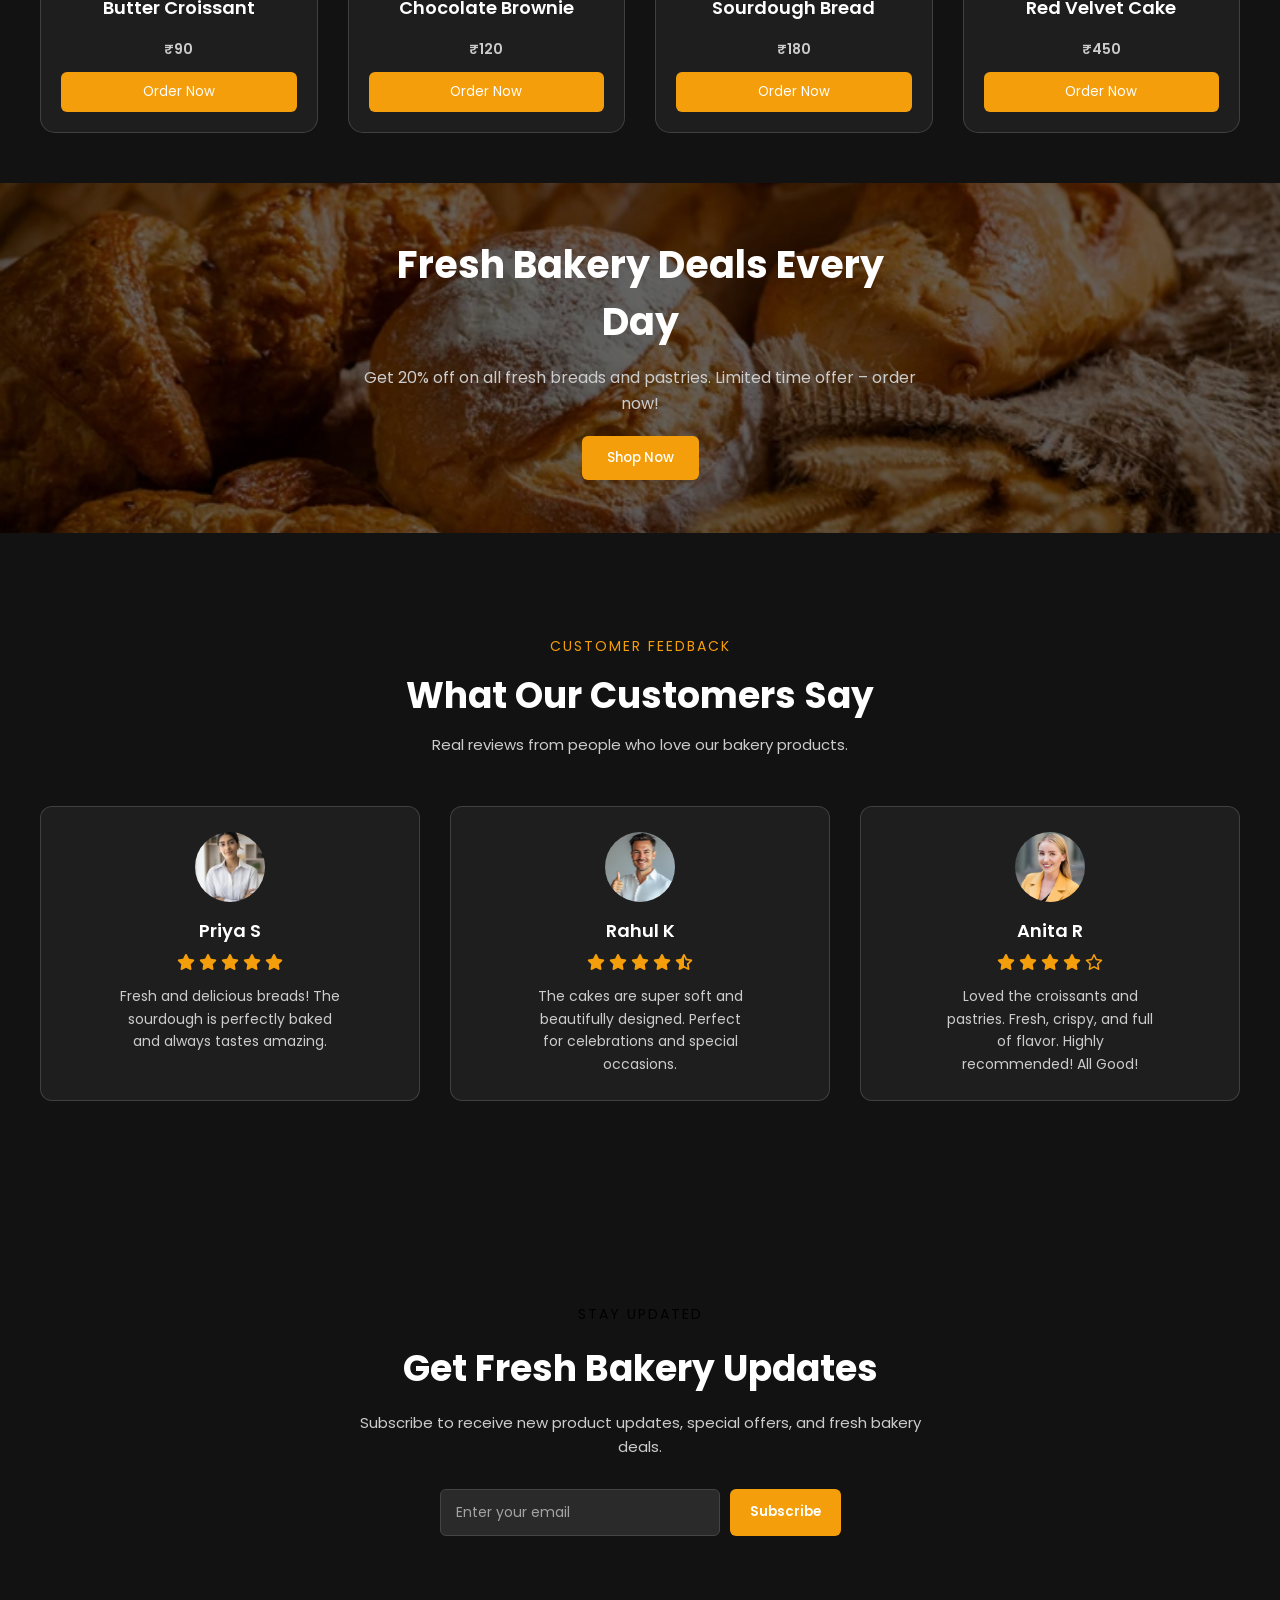
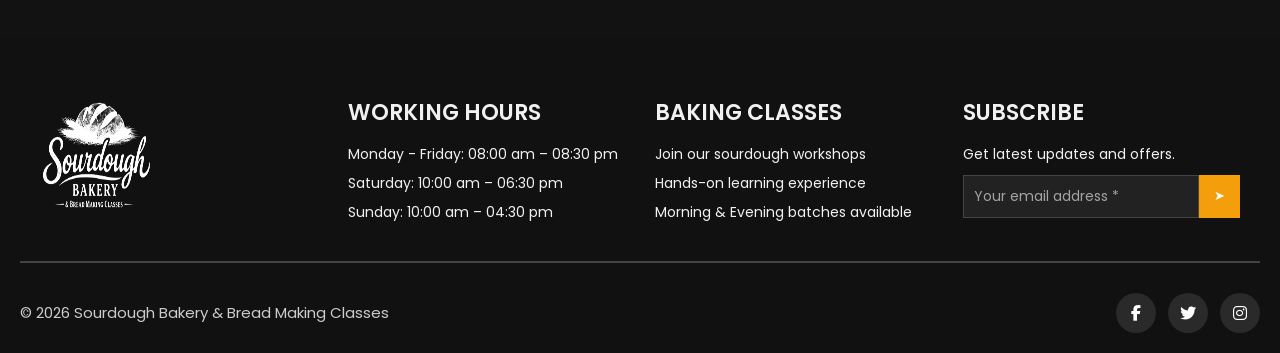
<file: shop.html>
<!DOCTYPE html>
<html lang="en">
<head>
  <meta charset="UTF-8">
  <meta name="viewport" content="width=device-width, initial-scale=1.0">

  <title>Sourdough Bakery & Bread Making Classes</title>

  <!-- GOOGLE FONT (ONE FONT ONLY) -->
  <link href="https://fonts.googleapis.com/css2?family=Poppins:wght@300;400;500;600;700&display=swap" rel="stylesheet">
  <!-- icon -->
   <link rel="stylesheet" href="https://cdnjs.cloudflare.com/ajax/libs/font-awesome/6.5.0/css/all.min.css">
  <link rel="icon" type="image/png" href="images/logo.png">

  <!-- CSS FILE -->
  <link rel="stylesheet" href="css/style.css">
  <link rel="stylesheet" href="css/animate.css">
  <link rel="stylesheet" href="css/responsive.css">
</head>

<body>

<!-- TOP BAR -->
<div class="top-bar">
  <div class="left">
    Chennai | +91 98765 43210 | Mon-Sat: 8AM - 8PM
  </div>

  <div class="right">
    My Account | Cart
  </div>
</div>

<nav class="navbar">

  <!-- LOGO -->
  <div class="logo">
    <a href="index.html">
      <img src="images/logo.png" alt="Logo">
    </a>
  </div>

  <!-- HAMBURGER -->
  <div class="menu-toggle" id="menu-toggle">☰</div>

  <!-- MENU -->
  <ul class="nav-links">
    <li><a href="index.html">Home1</a></li>
    <li><a href="home2.html">Home2</a></li>
    <li><a href="about.html">About</a></li>
    <li><a href="shop.html" class="active">Shop</a></li>
    <li><a href="classes.html">Classes</a></li>
    <li><a href="blog.html">Blog</a></li>
    <li><a href="contact.html">Contact</a></li>
    <li><a href="order.html">Order</a></li>
  </ul>

    <!-- MOBILE BUTTONS ONLY -->
  <div class="nav-right">
      <li class="mobile-btn"><a href="login.html" class="login">Login</a></li>
  </div>

  <!-- DESKTOP BUTTONS -->
  <div class="nav-btns">
    <button id="rtlToggleBtn" class="nav-rtl-btn">RTL</button>
    <button id="darkToggleBtn" class="dark-btn">🌙</button>
    <a href="login.html" class="login">Login</a>
  </div>

</nav>
<!--hero-->
<section class="shop-hero">
  <div class="shop-hero-content">

    <h1>Our Bakery Shop</h1>

    <div class="breadcrumb">
      <a href="#">Home</a>
      <span>›</span>
      <span>Shop</span>
    </div>

    <p>
      Discover our freshly baked breads, cakes, and pastries made daily with love.
      Order your favorites and enjoy authentic bakery taste.
    </p>

  </div>
</section>
<!--hero end-->
<!--filter-->
<section class="shop-filter">
  <div class="filter-container">
    

    <!-- CATEGORY BUTTONS -->
    <div class="filter-buttons">
      <button class="active" data-filter="all">All</button>
      <button data-filter="Bread">Bread</button>
      <button data-filter="Cake">Cakes</button>
      <button data-filter="Pastry">Pastries</button>
      <button data-filter="Cookies">Cookies</button>
    </div>

    <!-- SORT -->
    <div class="filter-sort">
      <select>
        <option value="Default">Sort by Default</option>
        <option value="low">Price: Low to High</option>
        <option value="high">Price: High to Low</option>
        <option value="new">Newest</option>
      </select>
    </div>

  </div>
</section>
<!--filter end-->
<!--product-->
<section class="shopproduct-section">
  <div class="shopproduct-container">

    <div class="shopproduct-grid">

      <!-- 1 -->
      <div class="shopproduct-card" data-category="Bread" data-price="120" data-id="1">
        <div class="wishlist-btn">
    <i class="fa-regular fa-heart"></i>
  </div>
        <img src="images/bread4.jpg">
        <h3>Artisan Bread</h3>
        <p class="price">₹120</p>
        <p class="desc">Freshly baked soft bread.</p>
        <button class="shop-btn">Order Now</button>
      </div>

      <!-- 2 -->
      <div class="shopproduct-card" data-category="Cake" data-price="450" data-id="2">
        <div class="wishlist-btn">
    <i class="fa-regular fa-heart"></i>
  </div>
        <img src="images/product2.jpg">
        <h3>Chocolate Cake</h3>
        <p class="price">₹450</p>
        <p class="desc">Rich chocolate cake.</p>
        <button class="shop-btn">Order Now</button>
      </div>

      <!-- 3 -->
      <div class="shopproduct-card" data-category="Bread"data-price="90" data-id="1" >
        <div class="wishlist-btn">
    <i class="fa-regular fa-heart"></i>
  </div>
        <img src="images/product3.jpg">
        <h3>Butter Croissant</h3>
        <p class="price">₹90</p>
        <p class="desc">Flaky French pastry.</p>
        <button class="shop-btn">Order Now</button>
      </div>

      <!-- 4 -->
      <div class="shopproduct-card" data-category="Cookies" data-price="150" data-id="3">
        <div class="wishlist-btn">
    <i class="fa-regular fa-heart"></i>
  </div>
        <img src="images/product4.jpg">
        <h3>Chocolate Cookies</h3>
        <p class="price">₹150</p>
        <p class="desc">Crunchy cookies.</p>
        <button class="shop-btn">Order Now</button>
      </div>

      <!-- 5 -->
      <div class="shopproduct-card" data-category="Bread" data-price="180" data-id="1">
        <div class="wishlist-btn">
    <i class="fa-regular fa-heart"></i>
  </div>
        <img src="images/product5.jpg">
        <h3>Sourdough Bread</h3>
        <p class="price">₹180</p>
        <p class="desc">Crispy crust bread.</p>
        <button class="shop-btn">Order Now</button>
      </div>

      <!-- 6 -->
      <div class="shopproduct-card" data-category="Cake" data-price="400" data-id="2">
        <div class="wishlist-btn">
    <i class="fa-regular fa-heart"></i>
  </div>
        <img src="images/product6.jpg">
        <h3>Strawberry Cake</h3>
        <p class="price">₹400</p>
        <p class="desc">Fresh cream cake.</p>
        <button class="shop-btn">Order Now</button>
      </div>

      <!-- 7 -->
      <div class="shopproduct-card" data-category="Pastry" data-price="120" data-id="3">
        <div class="wishlist-btn">
    <i class="fa-regular fa-heart"></i>
  </div>
        <img src="images/product7.jpg">
        <h3>Blueberry Pastry</h3>
        <p class="price">₹120</p>
        <p class="desc">Soft & fruity pastry.</p>
        <button class="shop-btn">Order Now</button>
      </div>

      <!-- 8 -->
      <div class="shopproduct-card" data-category="Bread" data-price="140" data-id="1">
        <div class="wishlist-btn">
    <i class="fa-regular fa-heart"></i>
  </div>
        <img src="images/product8.jpg">
        <h3>Garlic Bread</h3>
        <p class="price">₹140</p>
        <p class="desc">Flavorful garlic loaf.</p>
        <button class="shop-btn">Order Now</button>
      </div>

      <!-- 9 -->
      <div class="shopproduct-card" data-category="Cake" data-price="500" data-id="2">
        <div class="wishlist-btn">
    <i class="fa-regular fa-heart"></i>
  </div>
        <img src="images/product9.jpg">
        <h3>Red Velvet Cake</h3>
        <p class="price">₹500</p>
        <p class="desc">Soft & creamy cake.</p>
        <button class="shop-btn">Order Now</button>
      </div>

    </div>

  </div>
</section>
<!--product end-->
<!--highlisht-->
<section class="highlight-section">
  <div class="highlight-container">

    <!-- IMAGE -->
    <div class="highlight-image">
      <img src="images/hot.jpg" alt="Sourdough Bread">
    </div>

    <!-- CONTENT -->
    <div class="highlight-content">

      <span class="highlight-tag">OUR SPECIAL</span>

      <h2>Signature Sourdough Bread</h2>

      <p>
        Crafted using traditional fermentation, our sourdough bread offers
        a rich flavor, soft texture, and perfectly crispy crust.
      </p>

      <ul class="highlight-list">
        <li>Freshly baked daily</li>
        <li>No preservatives</li>
        <li>Premium ingredients</li>
      </ul>

      <div class="highlight-price">₹180</div>


      <button class="highlight-btn">Order Now</button>

    </div>

  </div>
</section>
<!--highlight end-->
<!--topsell-->
<section class="top-seller-section">
  <div class="top-seller-container">

    <!-- HEADER -->
    <div class="top-seller-header">
      <span class="top-seller-tag">OUR BEST</span>
      <h2>Customer Favorites</h2>
      <p>Most loved bakery products crafted fresh every day.</p>
    </div>

    <!-- GRID -->
    <div class="top-seller-grid">

      <!-- CARD -->
      <div class="top-seller-card">
        <div class="top-badge">Best Seller</div>

        <div class="top-wishlist">
          <i class="fa-regular fa-heart"></i>
        </div>

        <img src="images/best sell.jpg" alt="">
        <h3>Butter Croissant</h3>
        <p class="top-price">₹90</p>

        <button class="top-btn">Order Now</button>
      </div>

      <!-- CARD -->
      <div class="top-seller-card">
        <div class="top-badge">Popular</div>

        <div class="top-wishlist">
          <i class="fa-regular fa-heart"></i>
        </div>

        <img src="images/popular.jpg" alt="">
        <h3>Chocolate Brownie</h3>
        <p class="top-price">₹120</p>

        <button class="top-btn">Order Now</button>
      </div>

      <!-- CARD -->
      <div class="top-seller-card">
        <div class="top-badge">Hot</div>

        <div class="top-wishlist">
          <i class="fa-regular fa-heart"></i>
        </div>

        <img src="images/hot.jpg" alt="">
        <h3>Sourdough Bread</h3>
        <p class="top-price">₹180</p>

        <button class="top-btn">Order Now</button>
      </div>

      <!-- CARD -->
      <div class="top-seller-card">
        <div class="top-badge">Trending</div>

        <div class="top-wishlist">
          <i class="fa-regular fa-heart"></i>
        </div>

        <img src="images/trend.jpg" alt="">
        <h3>Red Velvet Cake</h3>
        <p class="top-price">₹450</p>

        <button class="top-btn">Order Now</button>
      </div>

    </div>

  </div>
</section>
<!--topsell end-->
<!--deal-->
<section class="deal-banner">
  <div class="deal-overlay">
    <div class="deal-content">

      <h2>Fresh Bakery Deals Every Day</h2>

      <p>
        Get 20% off on all fresh breads and pastries. 
        Limited time offer – order now!
      </p>

      <button class="deal-btn">Shop Now</button>

    </div>
  </div>
</section>
<!--deal end-->
<!--review-->
<section class="review-section">
  <div class="review-container">

    <!-- HEADER -->
    <div class="review-header">
      <span class="review-tag">CUSTOMER FEEDBACK</span>
      <h2>What Our Customers Say</h2>
      <p>Real reviews from people who love our bakery products.</p>
    </div>

    <!-- GRID -->
    <div class="review-grid">

      <!-- CARD -->
      <div class="review-card">
        <img src="images/user1.jpg" alt="">
        <h3>Priya S</h3>

        <div class="review-stars">
          <i class="fa-solid fa-star"></i>
          <i class="fa-solid fa-star"></i>
          <i class="fa-solid fa-star"></i>
          <i class="fa-solid fa-star"></i>
          <i class="fa-solid fa-star"></i>
        </div>

        <p>
          Fresh and delicious breads! The sourdough is perfectly baked
          and always tastes amazing.
        </p>
      </div>

      <!-- CARD -->
      <div class="review-card">
        <img src="images/user2.jpg" alt="">
        <h3>Rahul K</h3>

        <div class="review-stars">
          <i class="fa-solid fa-star"></i>
          <i class="fa-solid fa-star"></i>
          <i class="fa-solid fa-star"></i>
          <i class="fa-solid fa-star"></i>
          <i class="fa-solid fa-star-half-stroke"></i>
        </div>

        <p>
          The cakes are super soft and beautifully designed. Perfect
          for celebrations and special occasions.
        </p>
      </div>

      <!-- CARD -->
      <div class="review-card">
        <img src="images/user3.jpg" alt="">
        <h3>Anita R</h3>

        <div class="review-stars">
          <i class="fa-solid fa-star"></i>
          <i class="fa-solid fa-star"></i>
          <i class="fa-solid fa-star"></i>
          <i class="fa-solid fa-star"></i>
          <i class="fa-regular fa-star"></i>
        </div>

        <p>
          Loved the croissants and pastries. Fresh, crispy, and full of
          flavor. Highly recommended! All Good!
        </p>
      </div>

    </div>

  </div>
</section>
<!--review end-->
<!--subscribe-->
<section class="subscribe-section">
  <div class="subscribe-container">

    <div class="subscribe-content">

      <span class="subscribe-tag">STAY UPDATED</span>

      <h2>Get Fresh Bakery Updates</h2>

      <p>
        Subscribe to receive new product updates, special offers, and fresh bakery deals.
      </p>

      <!-- FORM -->
      <form class="subscribe-form">
        <input type="email" placeholder="Enter your email" required>
        <button type="submit">Subscribe</button>
      </form>

    </div>

  </div>
</section>
<!--subscribe end-->
<footer class="footer">

  <div class="footer-container">

    <!-- LOGO -->
    <div class="footer-box">
      <a href="index.html">
        <img src="images/logo.png" alt="Sourdough Bakery Logo" class="footer-logo">
      </a>
    </div>

    <!-- WORKING HOURS -->
    <div class="footer-box">
      <h3>WORKING HOURS</h3>
      <p>Monday - Friday: 08:00 am – 08:30 pm</p>
      <p>Saturday: 10:00 am – 06:30 pm</p>
      <p>Sunday: 10:00 am – 04:30 pm</p>
    </div>

    <!-- CLASSES / OFFER -->
    <div class="footer-box">
      <h3>BAKING CLASSES</h3>
      <p>Join our sourdough workshops</p>
      <p>Hands-on learning experience</p>
      <p>Morning & Evening batches available</p>
    </div>

    <!-- SUBSCRIBE -->
    <div class="footer-box">
      <h3>SUBSCRIBE</h3>
      <p>Get latest updates and offers.</p>

      <div class="subscribe">
        <input type="email" placeholder="Your email address *">
        <button>&#10148;</button>
      </div>
    </div>

  </div>

  <hr>

  <!-- BOTTOM -->
  <div class="footer-bottom">
    <p>© 2026 Sourdough Bakery & Bread Making Classes</p>

    <div class="socials">
        <a href="#"><i class="fa-brands fa-facebook-f"></i></a>
        <a href="#"><i class="fa-brands fa-twitter"></i></a>
        <a href="#"><i class="fa-brands fa-instagram"></i></a>
    </div>
  </div>

</footer>
<!-- JS FILE -->
<script src="js/script.js"></script>
<script src="js/animate.js"></script>
<!-- JS FILE -->
<script>
const buttons = document.querySelectorAll(".filter-buttons button");
const products = document.querySelectorAll(".shopproduct-card");

buttons.forEach(button => {
  button.addEventListener("click", () => {

    // Remove active from all
    buttons.forEach(btn => btn.classList.remove("active"));
    button.classList.add("active");

    const filter = button.getAttribute("data-filter");

    products.forEach(product => {
      const category = product.getAttribute("data-category");

      if (filter === "all" || filter === category) {
        product.style.display = "block";
      } else {
        product.style.display = "none";
      }
    });

  });
});
</script>
<script>
const wishlistButtons = document.querySelectorAll(".wishlist-btn");

wishlistButtons.forEach(btn => {
  btn.addEventListener("click", () => {
    btn.classList.toggle("active");
  });
});
</script>
<script>
document.querySelector(".subscribe-form").addEventListener("submit", function(e) {
  e.preventDefault();
  alert("Thank you for subscribing!");
});
</script>
<script>
const darkBtn = document.getElementById("darkToggleBtn");

// Load saved mode, default to dark
if (localStorage.getItem("theme") === "light") {
  // Stay light
} else {
  document.body.classList.add("dark");
  darkBtn.innerText = "☀️";
  localStorage.setItem("theme", "dark");
}

darkBtn.addEventListener("click", () => {
  document.body.classList.toggle("dark");

  if (document.body.classList.contains("dark")) {
    localStorage.setItem("theme", "dark");
    darkBtn.innerText = "☀️";
  } else {
    localStorage.setItem("theme", "light");
    darkBtn.innerText = "🌙";
  }
});
</script>
<script>
document.addEventListener("DOMContentLoaded", function() {
  const links = document.querySelectorAll(".nav-links a");
  const currentPath = window.location.pathname.split('/').pop();
  links.forEach(link => {
    if (link.getAttribute("href") === currentPath) {
      link.classList.add("active");
    }
  });
});
</script>
<button id="scrollTopBtn">↑</button>
<script>
const scrollBtn = document.getElementById("scrollTopBtn");

window.onscroll = function () {
  if (document.documentElement.scrollTop > 200) {
    scrollBtn.style.display = "block";
  } else {
    scrollBtn.style.display = "none";
  }
};

scrollBtn.onclick = function () {
  window.scrollTo({
    top: 0,
    behavior: "smooth"
  });
};
</script>

<script src="js/animate.js"></script>
</body>
</html>
</file>
<file: css/style.css>
/* RESET + GLOBAL FONT */
* {
  margin: 0;
  padding: 0;
  box-sizing: border-box;
  font-family: 'Poppins', sans-serif;
}

/* GLOBAL TYPOGRAPHY */
h1, h2, h3, h4, h5, h6 {
  font-size: 22px;
}

p {
  font-size: 15px;
}

/* GLOBAL CARD TEXT */
.product-card h3, .why-box h3, .blog-card h3,
.service-card h3, .process-card h3, .class-card h3,
.review-card h3, .testi-card h4, .shopproduct-card h3,
.pricing-card h3, .class-feature-box h3, .top-seller-card h3,
.event-content h3, .order-product-info h3, .gallery-card h3,
.achievement-item h3, .choose-feature h3, .highlight-content h2,
.course-highlight-content h2, .booking-text h2, .testi-header h2,
.chef-overlay h3, .class-row h3, .team-content h2 {
  font-size: 18px;
  font-weight: 600;
}

.product-card p, .why-box p, .blog-card p,
.service-card p, .process-card p, .class-card .class-meta,
.review-card p, .testi-card p, .shopproduct-card .desc,
.class-feature-box p, .top-seller-card p, .event-content p,
.order-product-info p, .achievement-item p, .choose-feature p,
.team-content p {
  font-size: 14px;
  color: #666;
  line-height: 1.6;
}
button, .btn, .btn-primary, .service-btn, .about-btn,
.checkout-btn, .add-to-cart-btn, .join-btn, .deal-btn,
.highlight-btn, .top-btn, .shop-btn, .reg-btn,
.course-highlight-btn, .booking-form-box button,
.contact-form button, .cta-btn, .order-btn,
.submit-btn, .blog-btn, .nav-rtl-btn {
  background: #f59e0b;
  color: #fff;
  border: none;
  cursor: pointer;
  transition: 0.3s;
}

button:hover, .btn:hover, .btn-primary:hover, .service-btn:hover,
.about-btn:hover, .checkout-btn:hover, .add-to-cart-btn:hover,
.join-btn:hover, .deal-btn:hover, .highlight-btn:hover,
.top-btn:hover, .shop-btn:hover, .reg-btn:hover,
.course-highlight-btn:hover, .booking-form-box button:hover,
.contact-form button:hover, .cta-btn:hover, .order-btn:hover,
.submit-btn:hover, .blog-btn:hover {
  background: #6b4a35;
  color: #fff;
}
/* LIGHT MODE */
:root {
  --bg: #ffffff;
  --text: #333;
  --card: #f7f4f0;
  --primary: #f59e0b;
  --secondary: #6b4a35;
}
/* DARK MODE */
body.dark {
  --bg: #121212;
  --text: #f1f1f1;
  --card: #1e1e1e;
  --primary: #f59e0b;
  --secondary: #6b4a35;
}

/* GLOBAL CARD BORDERS */
.feature-box,
.product-card,
.why-box,
.stat-box,
.blog-card,
.service-card,
.class-card,
.process-card,
.testi-card,
.gallery-card,
.shopproduct-card,
.top-seller-card,
.review-card,
.pricing-card,
.class-feature-box,
.event-card,
.contact-box,
.info-box,
.choose-box,
.booking-form-box,
.sidebar-box,
.login-box,
.reg-card {
  border: 1px solid rgba(107, 74, 53, 0.18);
}
/* TOP BAR */
.top-bar {
  display: flex !important;
  justify-content: space-between !important;
  align-items: center;
  background: #6b4a35;
  color: #ffffff;
  padding: 8px 40px;
  font-size: 14px;
  width: 100%;
}
.top-bar .right {
  display: flex;
  gap: 10px;
}
.top-bar .left {
  text-align: left;
}
/* DEFAULT = LTR */
body {
  direction: ltr;
  text-align: left;
}

/* RTL MODE */
body.rtl {
  direction: rtl;
  text-align: right;
}

body.rtl .top-bar {
  flex-direction: row-reverse;
}

body.rtl .navbar {
  direction: rtl;
}

body.rtl .nav-links {
  left: auto;
  right: 50%;
  transform: translateX(50%);
}

body.rtl .content {
  left: auto;
  right: 10%;
}

body.rtl .nav-prev {
  left: auto;
  right: 20px;
}

body.rtl .nav-next {
  right: auto;
  left: 20px;
}

body.rtl .prev {
  left: auto;
  right: 20px;
}

body.rtl .next {
  right: auto;
  left: 20px;
}

body.rtl #scrollTopBtn {
  right: auto;
  left: 30px;
}

/* FLEX FIX (important) */
.flex-row {
  display: flex;
}

body.rtl .flex-row {
  flex-direction: row-reverse;
}
.nav-rtl-btn {
  background: var(--primary);
  color: #fff;
  border: none;
  padding: 10px 20px;
  border-radius: 25px;
  font-size: 14px;
  cursor: pointer;
  transition: 0.3s;
}

/* Hover */
.nav-rtl-btn:hover {
  background: var(--primary);
}

/* Active (RTL ON) */
body.rtl .rtl-btn {
  background: var(--secondary);
}

/* NAVBAR */
.navbar {
  display: flex;
  justify-content: space-between;
  align-items: center;
  padding: 10px 20px;
  background: #fff;
  position: relative;
}
.nav-right {
  display: flex;
  align-items: center;
  gap: 10px;
  list-style: none;
}
/* LOGO */
.logo img {
  height: 70px;
  width: auto;
}

.logo {
  display: flex;
  align-items: center;
}
/* NAV LINKS */
.nav-links {
  list-style: none;
  display: flex;
  gap: 20px;
  position: absolute;
  left: 50%;
  transform: translateX(-50%);
}

.nav-links a {
  text-decoration: none;
  color: var(--text);
  font-weight: 500;
  display: block;
  z-index: 999;
}

.nav-links a:hover {
  color: var(--primary);
}

.nav-links a.active {
  color: var(--primary);
  font-weight: 600;
}
.dark-btn {
  background: #222;
  color: #fff;
  border: none;
  padding: 8px 14px;
  border-radius: 30px;
  cursor: pointer;
  font-size: 14px;
  transition: 0.3s;
}

.dark-btn:hover {
  background: #444;
}

/* BUTTONS */
.nav-btns {
  display: flex;
  align-items: center;
  gap: 10px;
}

.login {
  border: 1px solid var(--primary);
  padding: 6px 15px;
  border-radius: 20px;
  color: var(--primary);
  text-decoration: none;
  font-weight: 500;
}

.login:hover {
  background: var(--primary);
  color: #fff;
}

.order {
  background: var(--primary);
  color: #fff;
  padding: 6px 15px;
  border-radius: 20px;
  text-decoration: none;
  font-weight: 500;
}

.order:hover {
  background: var(--secondary);
}

/* HERO SLIDER */
.hero-slider {
  position: relative;
  height: 90vh;
  overflow: hidden;
}

/* SLIDE */
.slide {
  position: absolute;
  width: 100%;
  height: 100%;
  background-size: cover;
  background-position: center;
  display: none;
}
.slide {
  display: none;
}

.slide.active {
  display: block;
}

/* OVERLAY */
.overlay {
  position: absolute;
  width: 100%;
  height: 100%;
  background: rgba(0, 0, 0, 0.5);
}

/* CONTENT */
.content {
  position: absolute;
  top: 50%;
  left: 10%;
  transform: translateY(-50%);
  color: #fff;
  max-width: 500px;
}

.content h1 {
  font-size: 48px;
  margin-bottom: 15px;
  font-weight: 700;
}

.home1-main-heading {
  color: #fff;
}

.home1-page .content {
  left: 50%;
  transform: translate(-50%, -50%);
  text-align: center;
  max-width: 700px;
  width: calc(100% - 40px);
}

.home1-page .hero-slider .content h1 {
  color: #fff;
}

.home1-page h1,
.home1-page h2,
.home1-page h3,
.home1-page h4,
.home1-page h5,
.home1-page h6 {
  color: var(--primary);
  text-align: center;
}

.home1-page .section-sub,
.home1-page .content p {
  text-align: center;
}

.home1-page .cta-content h2 {
  color: #fff;
}

.content p {
  font-size: 18px;
  margin-bottom: 20px;
}

/* BUTTON INSIDE SLIDER */
.btn {
  background: #fff;
  color: var(--primary);
  padding: 12px 28px;
  border-radius: 25px;
  text-decoration: none;
  font-weight: 600;
  display: inline-block;
}

/* SLIDER ARROWS */
.prev,
.next {
  position: absolute;
  top: 50%;
  transform: translateY(-50%);
  background: rgba(0, 0, 0, 0.4);
  color: #fff;
  border: none;
  padding: 12px;
  cursor: pointer;
  font-size: 18px;
}

.prev {
  left: 20px;
}

.next {
  right: 20px;
}

.prev:hover,
.next:hover {
  background: var(--primary);
}
.menu-toggle {
  display: none;
  z-index: 1000;
}
.mobile-btn {
  display: none;
}
/* MOBILE VIEW */
@media (max-width: 1024px) {

  .navbar {
    flex-wrap: wrap;
    gap: 12px;
  }

  .menu-toggle {
    display: flex;
    align-items: center;
    justify-content: center;
    font-size: 26px;
    cursor: pointer;
    z-index: 1000;
    margin-left: auto;
    padding: 8px 12px;
    background: #fdf6ec;
    border: none;
    border-radius: 8px;
    color: var(--text);
  }

  body.rtl .menu-toggle {
    margin-left: 0;
    margin-right: auto;
  }

  .nav-links {
    display: none;
    flex-direction: column;
    position: static;
    order: 3;
    background: #fdf6ec;
    width: 100%;
    margin-top: 8px;
    padding: 15px;
    border-radius: 10px;
    box-shadow: 0 10px 25px rgba(0, 0, 0, 0.08);
    z-index: 999;
    transform: none;
  }

  .nav-links.active {
    display: flex;
  }

  .nav-links a {
    width: 100%;
    padding: 4px 0;
  }

  body.rtl .nav-links,
  body.rtl .nav-right,
  body.rtl .nav-btns.active {
    text-align: right;
    align-items: flex-end;
  }

  body.rtl .nav-links a,
  body.rtl .mobile-btn a {
    text-align: right;
  }

  .nav-right {
    display: none;
    order: 4;
    width: 100%;
    flex-direction: column;
    gap: 10px;
  }

  .nav-right.active {
    display: flex;
  }

  .nav-btns {
    display: none;
  }

  .nav-btns.active {
    display: flex;
    order: 5;
    width: 100%;
    flex-wrap: wrap;
    gap: 10px;
    padding: 12px 0 0;
  }

  .nav-btns.active .dark-btn,
  .nav-btns.active .nav-rtl-btn {
    width: fit-content;
  }

  .nav-btns.active .login {
    display: none;
  }

  .mobile-btn {
    display: block;
    list-style: none;
  }

  .mobile-btn a {
    display: inline-block;
    width: fit-content;
  }

  .content,
  .classes-content {
    width: calc(100% - 48px);
    max-width: 560px;
    padding: 0 8px;
  }

  .prev,
  .next,
  .nav-prev,
  .nav-next {
    top: auto;
    bottom: 20px;
    transform: none;
  }
}
/*features*/
.features {
  display: flex;
  justify-content: space-around;
  gap: 30px;
  text-align: center;
  padding: 80px 20px 60px;
  background: #f9f4ee;
}

.feature-box {
  max-width: 300px;
  padding: 10px 5px;
  background: #fff;
  border: 1px solid #e7d7c6;
  border-radius: 16px;
  box-shadow: 0 8px 20px rgba(0, 0, 0, 0.05);
}

.feature-box i {
  font-size: 30px;
  color: var(--primary);
  margin-bottom: 15px;
}

.feature-box h3 {
  color: var(--primary);
  margin-bottom: 10px;
  font-weight: 600;
  font-size: 20px;
}

.feature-box p {
  font-size: 17px;
  color: #555;
}

/* Hover effect */
.feature-box:hover {
  transform: translateY(-5px);
  transition: 0.3s;
}
/* 📱 MOBILE VIEW */
@media (max-width: 600px) {
  .features {
    flex-direction: column;
    align-items: center;
  }

  .feature-box {
    width: 100%;
    max-width: 300px;
  }
}
/*product*/
/* SECTION */
.products {
  padding: 60px 20px;
  text-align: center;
  background: #f9f4ee;
}

/* TITLE */
.section-title {
  font-size: 30px;
  color: var(--secondary);
}

.section-sub {
  margin: 10px 0 40px;
  color: #666;
  font-size: 19px;
}

/* GRID */
.product-grid {
  display: grid;
  grid-template-columns: repeat(4, 1fr);
  gap: 30px;
  max-width: 1200px;
  margin: 0 auto;
}

/* CARD */
.product-card {
  position: relative;
  border: 2px solid #d6c5b8;
  padding: 20px;
  background: #fff;
  overflow: hidden;
}

/* IMAGE */
.product-card img {
  width: 100%;
}

/* BADGE */
.badge {
  position: absolute;
  top: 10px;
  left: 10px;
  background: orange;
  color: white;
  padding: 5px 10px;
  font-size: 12px;
}

.badge.hot { background: red; }
.badge.new { background: orange; }
.badge.sale { background: green; }

/* HOVER OVERLAY */
.productoverlay {
  position: absolute;
  bottom: -100%;
  left: 0;
  width: 100%;
  background: var(--primary);
  color: white;
  padding: 20px;
  text-align: center;
  transition: 0.4s;
}

/* SHOW ONLY ON HOVER */
.product-card:hover .productoverlay {
  bottom: 0;
}

/* TEXT */
.productoverlay h3 {
  margin-bottom: 10px;
  color: #fff;
}

.productoverlay p,
.productoverlay span {
  color: #fff;
}

.productoverlay span {
  font-weight: bold;
}
/* ===================== */
/* 📱 MOBILE */
@media (max-width: 600px) {
  .product-grid {
    grid-template-columns: 1fr;
  }
}
/*productend*/
/*why*/
/* SECTION */
.why {
  padding: 60px 20px;
  background: #f9f4ee;
  text-align: center;
}

/* TITLE */
.section-title {
  font-size: 30px;
  color: #5a3e2b;
  margin-bottom: 40px;
}

/* GRID */
.why-container {
  display: grid;
  gap: 25px;
  grid-template-columns: repeat(4, 1fr);
  max-width: 1200px;
  margin: 0 auto;
  align-items: stretch;
}

/* BOX */
.why-box {
  background: #fff;
  padding: 25px;
  border-radius: 10px;
  text-align: center;
  transition: 0.3s;
  display: flex;
  flex-direction: column;
  align-items: center;
}

/* ICON */
.why-box i {
  font-size: 30px;
  color: var(--primary);
  margin-bottom: 15px;
}

/* TITLE */
.why-box h3 {
  margin-bottom: 10px;
  color: #6b4a35;
  font-weight: 600;
}

/* TEXT */
.why-box p {
  font-size: 17px;
  color: #555;
}

/* HOVER */
.why-box:hover {
  transform: translateY(-5px);
}

/* ===================== */
/* 📱 TABLET */
@media (max-width: 900px) {
  .why-box {
    width: 45%;
  }
}

/* ===================== */
/* 📱 MOBILE */
@media (max-width: 600px) {
  .why-box {
    width: 100%;
  }
}
/*why end*/
/*stat*/
/* STATS SECTION */
.stats {
  background: url('../images/pattern.jpg') repeat;
}
.stats {
  background: #6b4a35;
  padding: 60px 20px;
  text-align: center;
}

/* CONTAINER */
.stats-container {
  display: flex;
  justify-content: space-around;
  flex-wrap: wrap;
  max-width: 1200px;
  margin: 0 auto;
}

/* BOX */
.stat-box {
  color: white;
  margin: 10px;
}

/* NUMBER */
.stat-box h2 {
  font-size: 48px;
  font-weight: 600;
}

/* TEXT */
.stat-box p {
  font-size: 17x;
  margin-top: 10px;
}

/* ===================== */
/* 📱 MOBILE */
@media (max-width: 900px) {
  .stats-container {
    flex-direction: column;
    gap: 20px;
  }
}
/*stat end*/
/*blog*/
/* BLOG SECTION */
.blog {
  padding: 60px 20px;
  text-align: center;
  background: #fff;
}

/* TITLE */
.section-title {
  font-size: 28px;
  color: var(--primary);
}

.section-sub {
  margin: 10px 0 40px;
  color: #777;
}

/* GRID */
.blog-container {
  display: grid;
  grid-template-columns: repeat(3, 1fr);
  gap: 30px;
  max-width: 1200px;
  margin: 0 auto;
  align-items: stretch;
}


/* CARD */
.blog-card {
  width: 100%;
  text-align: center;
  display: flex;
  flex-direction: column;
}

/* IMAGE */
.blog-card img {
  width: 100%;
  height: 200px;
  object-fit: cover;
  border-radius: 5px;
}

/* TITLE */
.blog-card h3 {
  margin: 15px 0 8px;
  color: var(--primary);
  font-size: 18px;
  font-weight: 600;
}

/* TEXT */
.blog-card p {
  font-size: 14px;
  color: #666;
  margin-bottom: 10px;
  line-height: 1.6;
  flex: 1;
}

/* META */
.blog-meta {
  font-size: 13px;
  color: #999;
}

/* ===================== */
/* 📱 MOBILE */
@media (max-width: 900px) {
  .blog-card {
    width: 100%;
  }
}
/*blog end*/
.home-services {
  padding: 80px 20px;
  background: #f7f4f0;
}

.service-container {
  max-width: 1200px;
  margin: auto;
  display: grid;
  grid-template-columns: 1fr 1fr;
  gap: 40px;
}

.service-card {
  background: #fff;
  padding: 40px;
  border-radius: 10px;
  text-align: center;
}

.service-card h3 {
  font-size: 26px;
  color: #6b4a35;
  margin-bottom: 15px;
}

.service-card p {
  color: #666;
  line-height: 1.7;
  margin-bottom: 25px;
  font-size: 17px;
}

/* BUTTON */
.service-btn {
  display: inline-block;
  padding: 12px 25px;
  background: var(--primary);
  color: #fff;
  border-radius: 30px;
  text-decoration: none;
  font-weight: 600;
}

.service-btn.outline {
  background: transparent;
  border: 2px solid var(--primary);
  color: var(--primary);
}

/* HOVER */
.service-btn:hover {
  opacity: 0.85;
}

/* MOBILE */
@media (max-width: 768px) {
  .service-container {
    grid-template-columns: 1fr;
  }
}
/*service end*/
/* ========================= */
/* 🔥 MODERN FAQ DESIGN */
/* ========================= */

.faq-section {
  padding: 80px 20px;
  background: #f7f4f0;
}

.faq-container {
  max-width: 1200px;
  margin: auto;
}

.faq-container h2 {
  text-align: center;
  margin-bottom: 40px;
  color: var(--secondary);
  font-size: 32px;
}

/* CARD */
.faq-item {
  background: #fff;
  border-radius: 10px;
  margin-bottom: 15px;
  padding: 18px 20px;
  cursor: pointer;
  transition: 0.3s;
  box-shadow: 0 5px 15px rgba(0,0,0,0.05);
}

/* HOVER */
.faq-item:hover {
  transform: translateY(-3px);
}

/* QUESTION */
.faq-question {
  font-weight: 600;
  color: #6b4a35;
  display: flex;
  justify-content: space-between;
  align-items: center;
}

/* ICON (+ / -) */
.faq-question::after {
  content: "+";
  font-size: 20px;
  color: var(--primary);
}

/* ACTIVE ICON */
.faq-item.active .faq-question::after {
  content: "-";
}

/* ANSWER */
.faq-answer {
  max-height: 0;
  overflow: hidden;
  transition: 0.3s ease;
  color: #666;
  margin-top: 10px;
  font-size: 17px;
}

/* OPEN */
.faq-item.active .faq-answer {
  max-height: 200px;
}
/*faq end*/
/*cta */
/* CTA SECTION WITH BACKGROUND IMAGE */
.cta {
  position: relative;
  background: url('../images/cta-banner.jpg') center/cover no-repeat;
  padding: 80px 20px;
  text-align: center;
  color: white;
}

/* DARK OVERLAY */
.cta::before {
  content: "";
  position: absolute;
  top: 0;
  left: 0;
  width: 100%;
  height: 100%;
  background: rgba(0, 0, 0, 0.5); /* dark layer */
}

/* CONTENT ABOVE OVERLAY */
.cta-content {
  position: relative;
  z-index: 1;
}

/* TEXT */
.cta-content h2 {
  font-size: 32px;
  margin-bottom: 15px;
}

.cta-content p {
  font-size: 16px;
  margin-bottom: 25px;
}

/* BUTTONS */
.cta-buttons {
  display: flex;
  justify-content: center;
  gap: 15px;
  flex-wrap: wrap;
}

.cta-btn {
  padding: 12px 25px;
  border-radius: 25px;
  text-decoration: none;
  font-weight: 500;
}

/* ORDER BUTTON */
.order-btn {
  background: var(--primary);
  color: white;
}

.order-btn:hover {
  background: #6b4a35;
}

/* CLASS BUTTON */
.class-btn {
  border: 1px solid white;
  color: white;
}

.class-btn:hover {
  background: white;
  color: #6b4a35;
}

/* MOBILE */
@media (max-width: 600px) {
  .cta-content h2 {
    font-size: 24px;
  }
}
/*cta end*/
/*footer*/
/* FOOTER */
.footer {
  background: #6b4a35;
  color: #fff;
  padding: 60px 20px 20px;
  font-family: 'Poppins', sans-serif;
}

.footer-container {
  display: flex;
  justify-content: space-between;
  flex-wrap: wrap;
  gap: 30px;
  max-width: 1200px;
  margin: 0 auto;
}

.footer-box {
  flex: 1;
  min-width: 220px;
}
/* FOOTER LOGO CIRCLE */
.footer-logo {
  width: 120px;
  height: 120px;
  display: flex;
  justify-content: center;
  align-items: center;
  margin: 0;
  filter: brightness(0) invert(1);
}

/* IMAGE */
.footer-logo img {
  width: 100%;
  height: auto;
  object-fit: contain;
  padding: 10px;
  filter: brightness(0) invert(1);
}

/* HEADINGS */
.footer-box h3 {
  margin-bottom: 15px;
  font-weight: 600;
}

.home1-page .footer-box h3 {
  color: #fff;
  text-align: left;
}

/* TEXT */
.footer-box p {
  font-size: 14px;
  margin-bottom: 8px;
}

/* SUBSCRIBE */
.subscribe {
  display: flex;
  margin-top: 10px;
}

.subscribe input {
  flex: 1;
  padding: 10px;
  border: none;
  outline: none;
}

.subscribe button {
  background: #f2a62b;
  border: none;
  color: black;
  padding: 10px 15px;
  cursor: pointer;
}

/* LINE */
.footer hr {
  margin: 30px 0;
  border: 0.5px solid #a07d66;
}

/* BOTTOM */
.footer-bottom {
  display: flex;
  justify-content: space-between;
  align-items: center;
  flex-wrap: wrap;
}

/* SOCIAL ICONS */
.socials {
  display: flex;
  gap: 12px;
}

.socials a {
  width: 40px;
  height: 40px;
  background: #ffffff;
  color: #6b4a35;
  display: flex;
  align-items: center;
  justify-content: center;
  border-radius: 50%;
  font-size: 16px;
  transition: 0.3s;
  text-decoration: none;
}

/* HOVER */
.socials a:hover {
  background: var(--primary);
  color: white;
  transform: scale(1.1);
}
/*home2*/


/* Hero Section */
.classes-hero {
  height: 100vh;
  position: relative;
  overflow: hidden;
}

/* Slides */
.classes-slide {
  position: absolute;
  width: 100%;
  height: 100%;
  display: none;

  background-size: cover;
  background-position: center;
}

/* Active slide */
.classes-slide.active {
  display: flex;
  align-items: center;
  justify-content: center;
}

/* Background Images */
.slide-one {
  background-image: url("../images/slide1.jpg");
}

.slide-two {
  background-image: url("../images/slide2.jpg");
}

.slide-three {
  background-image: url("../images/slide3.jpg");
}

/* Overlay */
.home2overlay {
  position: absolute;
  width: 100%;
  height: 100%;
  background: rgba(0, 0, 0, 0.5);
}

/* Content */
.classes-content {
  position: relative;
  color: white;
  text-align: center;
  max-width: 600px;
  z-index: 2;
}

.classes-content h1 {
  font-size: 45px;
  margin-bottom: 20px;
}

.classes-content p {
  font-size: 18px;
  margin-bottom: 25px;
}

/* Button */
.btn-primary {
  padding: 12px 25px;
  background: #f59e0b;
  color: white;
  border-radius: 30px;
  text-decoration: none;
}

/* Navigation Buttons */
.nav-prev,
.nav-next {
  position: absolute;
  top: 50%;
  transform: translateY(-50%);
  font-size: 24px;
  background: rgba(0,0,0,0.5);
  color: white;
  border: none;
  padding: 10px;
  cursor: pointer;
  z-index: 3;
}

.nav-prev {
  left: 20px;
}

.nav-next {
  right: 20px;
}
/*about*/
.about-section {
  padding: 80px 20px;
  background: #f8f6f2;
}

.about-container {
  display: flex;
  justify-content: center;
  align-items: center;
  gap: 40px;
  max-width: 1200px;
  margin: auto;
}

/* LEFT */
.about-left {
  flex: 1;
}

.tag {
  color: var(--primary);
  letter-spacing: 2px;
  font-size: 14px;
}

.about-left h2 {
  font-size: 48px;
  margin: 15px 0;
}

.about-text {
  color: #666;
  line-height: 1.6;
  margin-bottom: 25px;
}

/* FEATURES */
.about-features {
  display: grid;
  grid-template-columns: 1fr 1fr;
  gap: 10px;
  margin-bottom: 25px;
}

/* QUOTE */
.quote {
  display: flex;
  gap: 10px;
  align-items: flex-start;
  margin-bottom: 30px;
}

.quote-icon {
  font-size: 40px;
  color: var(--primary);
}

.quote p {
  font-weight: bold;
  font-size: 18px;
}

/* BUTTON + AUTHOR */
.about-bottom {
  display: flex;
  align-items: center;
  gap: 25px;
}

.about-btn {
  background: var(--primary);
  color: white;
  border: none;
  padding: 12px 25px;
  border-radius: 8px;
  cursor: pointer;
}

/* AUTHOR */
.author {
  display: flex;
  align-items: center;
  gap: 10px;
}

.author img {
  width: 45px;
  height: 45px;
  border-radius: 50%;
}

.author span {
  color: var(--primary);
  font-size: 14px;
}

/* RIGHT */
.about-right {
  position: relative;
  display: flex;
  gap: 20px;
  justify-content: flex-start;
  flex: 1;
}

/* IMAGES */
.img1,
.img2 {
  width: 310px;
  height: 350px;
  border-radius: 15px;
  object-fit: cover;
}

.img2 {
  margin-top: 50px;
}

/* BADGE */
.circle-badge {
  position: absolute;
  left: 50%;
  top: 50%;
  transform: translate(-50%, -50%);

  width: 110px;
  height: 110px;
  background: var(--primary);
  border-radius: 50%;

  display: flex;
  align-items: center;
  justify-content: center;
  text-align: center;
  padding: 10px;
  z-index: 10;
  box-shadow: 0 4px 15px rgba(0,0,0,0.2);
}

.circle-badge span {
  color: white;
  font-size: 12px;
  font-weight: bold;
}
@media (max-width: 600px) {

  .about-section {
    padding: 50px 15px;
  }

  .about-left h2 {
    font-size: 28px;
  }

  .about-text {
    font-size: 14px;
  }

  .about-features {
    grid-template-columns: 1fr; /* stack */
  }

  .about-bottom {
    flex-direction: column;
    gap: 15px;
  }

  /* Images stack */
  .about-right {
    flex-direction: column;
    align-items: center;
  }

  .img1,
  .img2 {
    width: 100%;
    height: 250px;
  }

  /* 🔥 Badge center on stacked images */
  .circle-badge {
    position: absolute;
    top: 50%;
    left: 50%;
    transform: translate(-50%, -50%);
  }
}
/*about end*/
/*classes*/
.classes-section {
  padding: 100px 20px;

  background:
    linear-gradient(rgba(107, 74, 53, 0.85), rgba(107, 74, 53, 0.85)),
    url("../images/bg-class.jpg") center/cover;

  color: white;
}

/* 🔥 container like reference */
.classes-wrapper {
  max-width: 1200px;
  margin: auto;
}

/* TOP */
.classes-top {
  display: flex;
  justify-content: space-between;
  align-items: flex-start;
  gap: 60px;
  margin-bottom: 50px;
}

/* LEFT */
.classes-left {
  max-width: 500px;
}

.classes-left h2 {
  font-size: 42px;
  margin: 15px 0;
}

.classes-left p {
  color: #ddd;
  margin-bottom: 20px;
}

/* FEATURES */
.classes-features {
  display: grid;
  grid-template-columns: 1fr 1fr;
  gap: 10px;
  margin-bottom: 20px;
}

/* BUTTON */
.btn-primary {
  background: var(--primary);
  padding: 12px 25px;
  border: none;
  border-radius: 8px;
  color: white;
}

/* RIGHT BIG CARD */
.big-card {
  width: 320px;
}

/* CARD STYLE */
.class-card {
  background: #f3f3f3;
  border-radius: 15px;
  overflow: hidden;
  color: black;
  box-shadow: 0 10px 25px rgba(0,0,0,0.2);
}

.class-card img {
  width: 100%;
  height: 180px;
  object-fit: cover;
}

.card-content {
  padding: 20px;
  text-align: center;
}

.card-content h3 {
  margin-bottom: 10px;
}

.card-content p {
  color: #666;
}

.card-content a {
  color: var(--primary);
}

/* 🔥 GRID MATCHES WIDTH */
.classes-grid {
  display: grid;
  grid-template-columns: repeat(3, 1fr);
  gap: 30px;
}
@media (max-width: 600px) {

  .classes-section {
    padding: 60px 15px;
  }

  .classes-left h2 {
    font-size: 26px;
  }

  .classes-left p {
    font-size: 14px;
  }

  /* Features stack */
  .classes-features {
    grid-template-columns: 1fr;
  }

  /* Big card full width */
  .big-card {
    width: 100%;
  }

  /* Cards full width */
  .classes-grid {
    grid-template-columns: 1fr;
  }

  .class-card img {
    height: 160px;
  }

}
/*class end*/
/*why choose*/
/* SECTION */
.choose-section {
  padding: 100px 20px 60px;
  background: #f7f4f0;
  padding-top: 100px;
 
}

/* CONTAINER */
.choose-container {
  max-width: 1200px;
  margin: auto;
  display: flex;
  align-items: center;
  gap: 80px;
  margin-bottom: 60px;
}

/* LEFT GRID */
.choose-left {
  display: grid;
  grid-template-columns: 1fr 1fr;
  align-items: start;
  gap: 25px;
  width: 100%;
  height: 100%;
  grid-template-rows: 200px 260px;
}
/* IMAGE */
.choose-img {
  width: 100%;
  object-fit: cover;
  border-radius: 15px;
  display: block;
}
.choose-left img:nth-child(2) {
  height: 260px;
}

/* baker image (bottom-left) */
.choose-img.baker {
  height: 260px;
  object-position: center top;
  margin-top: -40px;
}
/* BOX */
.choose-box {
  height: 160px;
  background: #6b4a35;
  color: white;
  border-radius: 15px;
  padding: 30px;
  display: flex;
  flex-direction: column;
  justify-content: center;
  align-items: center;
  margin: 5px;
}

.choose-box.small {
  background: var(--primary); 
  height: 160px;
  margin-top: 50px;
  
}

/* COUNT ICON */
.count-icon {
  font-size: 22px;
  margin-bottom: 10px;

  background: rgba(255,255,255,0.2);
  padding: 12px;
  border-radius: 50%;
}

/* RIGHT SIDE */
.choose-right {
  max-width: 500px;
}

.choose-tag {
  color: var(--primary);
  font-size: 14px;
  letter-spacing: 2px;
}

.choose-right h2 {
  font-size: 42px;
  font-weight: 700;
  margin: 15px 0;
  line-height: 1.2;
}

.choose-text {
  color: #666;
  line-height: 1.7;
  margin: 20px 0 35px;
}

/* FEATURES */
.choose-features {
  display: grid;
  grid-template-columns: 1fr 1fr;
  gap: 30px 50px;
}

.choose-feature {
  display: flex;
  align-items: center;
  gap: 15px;
}

/* ICON */
.choose-feature-icon {
  font-size: 26px;
  color:var(--primary);
  margin-top: 5px;
  padding: 12px;
  border-radius: 10px;
  display: inline-flex;
  align-items: center;
  justify-content: center;
  border: 2px solid var(--primary);
}

/* TEXT */
.choose-feature h3 {
  font-size: 18px;
  margin-bottom: 5px;
}

.choose-feature p {
  color: #666;
  font-size: 14px;
}
/*choose end*/
/* SECTION */
.event-section {
  padding: 20px 0px 20px;
  background: #f7f4f0;

}

/* CONTAINER */
.event-container {
  max-width: 1200px;
  margin: auto;
}

/* TAG */
.event-tag {
  color: var(--primary);
  letter-spacing: 2px;
  font-size: 14px;
}

/* TITLE */
.event-container h2 {
  font-size: 42px;
  margin: 10px 0;
}

/* DESCRIPTION */
.event-desc {
  color: #666;
  max-width: 600px;
  margin-bottom: 50px;
}

/* CARD */
.event-card {
  display: flex;
  align-items: center;
  gap: 30px;
  background: #fff;
  padding: 20px;
  border-radius: 15px;
  margin-bottom: 25px;
  box-shadow: 0 8px 20px rgba(0,0,0,0.05);
  transition: 0.3s;
}

.event-card:hover {
  transform: translateY(-5px);
}

/* IMAGE */
.event-card img {
  width: 230px;
  height: 150px;
  object-fit: cover;
  border-radius: 10px;
}

/* CONTENT */
.event-content {
  flex: 1;
}

/* META */
.event-meta {
  display: flex;
  gap: 20px;
  font-size: 14px;
  color: #777;
  margin-bottom: 10px;
}

.event-meta i {
  color: var(--primary);
  margin-right: 5px;
}

/* TITLE */
.event-content h3 {
  font-size: 24px;
  margin: 10px 0;
}

/* TEXT */
.event-content p {
  color: #666;
  margin-bottom: 10px;
}

/* LINK */
.learn-link {
  color: var(--primary);
  text-decoration: none;
  font-weight: 500;
}

/* BUTTON */
.join-btn {
  background: var(--primary);
  color: white;
  border: none;
  padding: 12px 25px;
  border-radius: 8px;
  cursor: pointer;
  font-weight: 500;
}

/* DISABLED */
.join-btn.disabled {
  background: #ddd;
  color: #999;
  cursor: not-allowed;
}
/*event end*/
/* Mobile */
@media (max-width: 600px) {

  .event-section {
    padding: 60px 15px;
  }

  .event-container h2 {
    font-size: 28px;
  }

  .event-desc {
    font-size: 14px;
  }

  .event-card {
    padding: 15px;
    flex-direction: column;
    align-items: flex-start;
  }

  .event-card img {
    height: 180px;
    width: 100%;
  }

  .event-meta {
    flex-direction: column;
    gap: 5px;
    font-size: 13px;
  }
  .event-content{
    width: 100%;
  }
  .event-content h3 {
    font-size: 20px;
  }

  .event-content p {
    font-size: 14px;
  }

  .join-btn {
    width: 100%;
    text-align: center;
    padding: 10px;
  }
}
/*testimonial*/
/* SECTION */
.testimonial-grid {
  padding: 0;
}

/* GRID */
.grid-container {
  display: grid;
  grid-template-columns: repeat(4, 1fr);
}

/* ITEM */
.grid-item {
  position: relative;
  height: 300px;
  overflow: hidden;
}

/* IMAGE */
.grid-item img {
  width: 100%;
  height: 100%;
  object-fit: cover;
  display: block;
}

/* TEXT BLOCK */
.grid-item.text {
  display: flex;
  flex-direction: column;
  justify-content: center;
  padding: 30px;
  color: white;
}

/* COLORS */
.brown {
  background: #6b4a35;
}

.orange {
  background: var(--primary);
}

/* TEXT STYLE */
.grid-item.text p {
  font-size: 15px;
  line-height: 1.6;
  margin-bottom: 15px;
}

.grid-item.text h4 {
  font-weight: 600;
}

.home1-page .grid-item.text h4 {
  color: #fff;
  text-align: left;
}

/* QUOTE ICON (optional effect) */
.grid-item.text::after {
  content: "”";
  position: absolute;
  right: 20px;
  bottom: 10px;
  font-size: 80px;
  color: rgba(255,255,255,0.2);
}

/* RESPONSIVE */
@media (max-width: 992px) {
  .grid-container {
    grid-template-columns: repeat(2, 1fr);
  }
}

@media (max-width: 600px) {
  .grid-container {
    grid-template-columns: 1fr;
  }
}

.home1-testimonials {
  padding: 100px 20px 0;
  background: #fffaf4;
}

.home1-testimonials .gallery-header,
.instagram-gallery .gallery-header {
  max-width: 760px;
  margin-left: auto;
  margin-right: auto;
}

.home1-testimonials .gallery-header p,
.instagram-gallery .gallery-header p {
  max-width: 620px;
  margin: 0 auto;
}
/*cta promo*/
/* SECTION BACKGROUND */
.promo-cta {
  background: url('../images/cta-banner.jpg') center/cover no-repeat;
  position: relative;
}

/* OVERLAY (NOT GREEN) */
.promo-overlay {
  background: linear-gradient(
    rgba(107, 74, 53, 0.85)
  );
  padding: 80px 20px;
}

/* CONTAINER */
.promo-container {
  max-width: 1200px;
  margin: auto;
  display: flex;
  justify-content: space-between;
  align-items: center;
  gap: 30px;
}

/* TEXT */
.promo-text h2 {
  font-size: 42px;
  color: white;
  font-weight: 700;
  margin-bottom: 10px;
}

.promo-text p {
  color: rgba(255,255,255,0.85);
  font-size: 14px;
  letter-spacing: 1px;
}

/* BUTTON */
.promo-btn a {
  background: white;
  color: var(--secondary);
  padding: 18px 35px;
  border-radius: 50px;
  text-decoration: none;
  font-weight: 600;
  transition: 0.3s;
}

/* HOVER */
.promo-btn a:hover {
  background: var(--primary);
  color: white;
}

/* RESPONSIVE */
@media (max-width: 768px) {
  .promo-container {
    flex-direction: column;
    text-align: center;
  }

  .promo-text h2 {
    font-size: 28px;
  }
}
/*aboutpage*/
/*hero*/
/* HERO SECTION */
.about-hero {
  background: url('../images/about-bg.jpg') center/cover no-repeat;
  height: 320px;
  position: relative;
}

/* OVERLAY (BROWN THEME) */
.about-overlay {
  background: rgba(0, 0, 0, 0.5);
  width: 100%;
  height: 100%;
  display: flex;
  align-items: center;
}

/* CONTENT */
.about-hero-content {
  max-width: 1200px;
  margin: auto;
  padding: 0 20px;
  text-align: right;
  color: white;
}

/* TITLE */
.about-hero-content h1 {
  font-size: 44px;
  font-weight: 700;
  margin-bottom: 10px;
}

/* SUBTEXT */
.hero-sub {
  font-size: 14px;
  color: rgba(255,255,255,0.85);
  margin-bottom: 15px;
  letter-spacing: 1px;
}

/* BREADCRUMB */
.breadcrumb {
  font-size: 14px;
}

.breadcrumb a {
  color: white;
  text-decoration: none;
}

.breadcrumb span {
  margin: 0 6px;
  color: var(--primary);
}

/* RESPONSIVE */
@media (max-width: 768px) {
  .about-hero-content {
    text-align: center;
  }

  .about-hero-content h1 {
    font-size: 28px;
  }
}
/*approach*/
.approach-section {
  padding: 60px 20px;
  background: #f7f4f0;
  text-align: center;
}

.approach-container {
  max-width: 1200px;
  margin: auto;
  padding: 0 20px;
}

.approach-title {
  font-size: 48px;
  color: #6b4a35;
  margin-bottom: 10px;
}

.approach-line {
  width: 60px;
  height: 2px;
  background: #f59e0b;
  margin: 10px auto 30px;
}

.approach-highlight {
  font-style: italic;
  color: #6b4a35;
  font-size: 18px;
  line-height: 1.8;
  max-width: 900px;
  margin: auto;
}

.approach-text {
  margin-top: 20px;
  color: #555;
  line-height: 1.8;
  max-width: 900px;
  margin-left: auto;
  margin-right: auto;
}

.approach-images {
  margin-top: 60px;
  display: grid;
  grid-template-columns: repeat(3, 1fr);
  gap: 20px;
}

.approach-images img {
  width: 100%;
  height: 230px;
  object-fit: cover;
  border-radius: 6px;
  transition: 0.4s;
}

.approach-images img:hover {
  transform: scale(1.05);
}

@media (max-width: 768px) {
  .approach-title {
    font-size: 32px;
  }

  .approach-images {
    grid-template-columns: 1fr;
  }
}
/*approach end*/
/*team lead*/
/* SECTION */
.team-section {
  padding: 50px 10px;
  background: #f7f4f0;
}

/* CONTAINER */
.team-container {
  max-width: 1300px;
  margin: auto;
  padding: 0 20px;
}

/* GRID (2 MEMBERS SIDE BY SIDE) */
.team-grid {
  display: grid;
  grid-template-columns: 1fr 1fr;
  gap: 40px;
}

/* EACH MEMBER */
.team-item {
  display: flex;
  gap: 20px;
  align-items: center;
}

/* IMAGE */
.team-image img {
  width: 220px;
  height: 300px;
  object-fit: cover;
  border-radius: 10px;
}

/* CONTENT */
.team-content {
  flex: 1;
}

/* NAME */
.team-content h2 {
  font-size: 28px;
  color: var(--secondary);
  margin-bottom: 5px;
}

/* ROLE */
.team-role {
  display: block;
  color: #f59e0b;
  font-weight: 600;
  margin-bottom: 15px;
  letter-spacing: 1px;
}

/* TEXT */
.team-content p {
  color: #555;
  line-height: 1.7;
  font-size: 15px;
}

/* DIVIDER */
.team-divider {
  height: 1px;
  background: rgba(139, 63, 31, 0.2);
  margin: 20px 0;
}

/* CONTACT */
.team-contact {
  display: flex;
  justify-content: space-between;
  align-items: center;
}

.team-contact span {
  color: var(--secondary);
  font-weight: 600;
  letter-spacing: 1px;
}

/* ICONS */
.team-icons i {
  margin-left: 12px;
  color: var(--secondary);
  cursor: pointer;
  transition: 0.3s;
}

.team-icons i:hover {
  color: #f59e0b;
}

/* RESPONSIVE */
@media (max-width: 768px) {
  .team-grid {
    grid-template-columns: 1fr;
  }

  .team-item {
    flex-direction: column;
    text-align: center;
  }

  .team-image img {
    width: 100%;
    height: auto;
  }

  .team-contact {
    flex-direction: column;
    gap: 10px;
  }
}
/*teamleaad end*/
/*achievement*/
/* SECTION */
.achievement-section {
  padding: 100px 20px;
  background: #f7f4f0;
}

/* CONTAINER */
.achievement-container {
  max-width: 1200px;
  margin: auto;
  display: flex;
  align-items: center;
  gap: 60px;
}

/* IMAGE */
.achievement-image {
  flex: 1;
}

.achievement-image img {
  width: 100%;
  height: 500px;
  object-fit: cover;
  border-radius: 12px;
}

/* CONTENT */
.achievement-content {
  flex: 1;
  max-width: 550px;
}

/* TAG */
.achievement-tag {
  color: #f59e0b;
  font-size: 14px;
  letter-spacing: 2px;
}

/* TITLE */
.achievement-content h2 {
  font-size: 40px;
  margin: 15px 0;
}

/* DESC */
.achievement-desc {
  color: #666;
  margin-bottom: 30px;
  line-height: 1.7;
}

/* ITEM */
.achievement-item {
  display: flex;
  gap: 20px;
  margin-bottom: 25px;
}

/* ICON BOX */
.achievement-icon {
  width: 55px;
  height: 55px;
  border: 2px solid #f59e0b;
  border-radius: 10px;

  display: flex;
  align-items: center;
  justify-content: center;
}

/* ICON */
.achievement-icon i {
  font-size: 22px;
  color: #f59e0b;
}

/* TEXT */
.achievement-item h3 {
  font-size: 18px;
  margin-bottom: 5px;
}

.achievement-item p {
  font-size: 14px;
  color: #666;
}

/* RESPONSIVE */
@media (max-width: 768px) {
  .achievement-container {
    flex-direction: column;
  }

  .achievement-image img {
    height: 350px;
  }
}
/*achievement end*/
/*process*/
/* SECTION */
.process-section {
  padding: 100px 20px;
  background: #ffffff;
}

/* CONTAINER */
.process-container {
  max-width: 1200px;
  margin: auto;
  text-align: center;
}

/* HEADER */
.process-tag {
  color: #f59e0b;
  letter-spacing: 2px;
  font-size: 14px;
}

.process-header h2 {
  font-size: 38px;
  margin: 10px 0 50px;
}

/* GRID */
.process-grid {
  display: grid;
  grid-template-columns: repeat(4, 1fr);
  gap: 30px;
}

/* CARD */
.process-card {
  padding: 30px 20px;
  border-radius: 12px;
  background: #f7f4f0;
  transition: 0.3s;
}

.process-card:hover {
  transform: translateY(-8px);
}

/* ICON */
.process-icon {
  width: 60px;
  height: 60px;
  border: 2px solid #f59e0b;
  border-radius: 10px;
  margin: 0 auto 15px;

  display: flex;
  align-items: center;
  justify-content: center;
}

.process-icon i {
  font-size: 22px;
  color: #f59e0b;
}

/* TEXT */
.process-card h3 {
  font-size: 18px;
  margin-bottom: 10px;
}

.process-card p {
  font-size: 14px;
  color: #666;
}

/* RESPONSIVE */
@media (max-width: 768px) {
  .process-grid {
    grid-template-columns: 1fr 1fr;
  }
}
/*process*/
/* SECTION */
.testi-section {
  padding: 100px 20px;
  background: #f7f4f0;
}

/* CONTAINER */
.testi-container {
  max-width: 1200px;
  margin: auto;
  text-align: center;
}

/* HEADER */
.testi-tag {
  color: #f59e0b;
  letter-spacing: 2px;
  font-size: 14px;
}

.testi-header h2 {
  font-size: 36px;
  margin: 10px 0 50px;
}

/* GRID */
.testi-grid {
  display: grid;
  grid-template-columns: repeat(3, 1fr);
  gap: 30px;
}

/* CARD */
.testi-card {
  background: #ffffff;
  padding: 30px;
  border-radius: 12px;
  transition: 0.3s;
}

.testi-card:hover {
  transform: translateY(-8px);
}

/* IMAGE */
.testi-card img {
  width: 70px;
  height: 70px;
  border-radius: 50%;
  margin-bottom: 15px;
  object-fit: cover;
}

/* TEXT */
.testi-card p {
  font-size: 14px;
  color: #666;
  margin-bottom: 15px;
  line-height: 1.6;
}

.testi-card h4 {
  font-size: 16px;
  margin-bottom: 3px;
}

.testi-card span {
  font-size: 13px;
  color: #f59e0b;
}

/* RESPONSIVE */
@media (max-width: 768px) {
  .testi-grid {
    grid-template-columns: 1fr;
  }
}
/*testi end*/
/*gallery*/
.gallery-section {
  padding: 100px 20px;
  background: #fff;
}

.gallery-container {
  max-width: 1200px;
  margin: auto;
}

/* HEADER */
.gallery-header {
  text-align: center;
  margin-bottom: 50px;
}

.gallery-tag {
  color: #f59e0b;
  letter-spacing: 2px;
  font-size: 14px;
}

.gallery-header h2 {
  font-size: 36px;
  margin: 10px 0;
}

.gallery-header p {
  color: #666;
}

/* GRID */
.gallery-grid {
  display: grid;
  grid-template-columns: repeat(3, 1fr);
  gap: 30px;
}

/* CARD */
.gallery-card {
  text-align: center;
}

/* IMAGE */
.gallery-img {
  position: relative;
  overflow: hidden;
  border-radius: 10px;
}

.gallery-img img {
  width: 100%;
  height: 220px;
  object-fit: cover;
}

/* OVERLAY */
.gallery-overlay {
  position: absolute;
  inset: 0;
  background: rgba(107, 74, 53, 0.6);
  display: flex;
  justify-content: center;
  align-items: center;
  opacity: 0;
  transition: 0.3s;
}

.gallery-overlay i {
  background: #f59e0b;
  color: #fff;
  padding: 12px;
  border-radius: 50%;
}

/* HOVER */
.gallery-img:hover .gallery-overlay {
  opacity: 1;
}

/* TEXT BELOW IMAGE */
.gallery-category {
  display: block;
  margin-top: 12px;
  color: #f59e0b;
  font-size: 13px;
  letter-spacing: 1px;
}

.gallery-card h3 {
  font-size: 18px;
  margin-top: 5px;
}

.gallery-follow {
  display: inline-flex;
  align-items: center;
  gap: 10px;
  margin-top: 20px;
  padding: 12px 24px;
  border-radius: 999px;
  background: #6b4a35;
  color: #fff;
  text-decoration: none;
  transition: 0.3s ease;
}

.gallery-follow:hover {
  background: var(--primary);
  transform: translateY(-2px);
}

/* RESPONSIVE */
@media (max-width: 768px) {
  .gallery-grid {
    grid-template-columns: 1fr;
  }
}
/*gallery end*/
/*cta*/
/* SECTION */
.contact-section {
  padding: 100px 20px;
  background: #f7f4f0;
}

/* CONTAINER */
.contact-container {
  max-width: 800px;
  margin: auto;
  text-align: center;
}

/* HEADER */
.contact-tag {
  color: #f59e0b;
  font-size: 14px;
  letter-spacing: 2px;
}

.contact-header h2 {
  font-size: 38px;
  margin: 10px 0;
}

.contact-header p {
  color: #666;
  margin-bottom: 40px;
  line-height: 1.6;
}

/* FORM */
.contact-form {
  display: flex;
  flex-direction: column;
  gap: 20px;
}

/* ROW */
.form-row {
  display: flex;
  gap: 20px;
}

/* INPUTS */
.contact-form input,
.contact-form select,
.contact-form textarea {
  width: 100%;
  padding: 15px;
  border: 1px solid #ddd;
  border-radius: 5px;
  font-size: 14px;
  outline: none;
}

/* TEXTAREA */
.contact-form textarea {
  height: 150px;
  resize: none;
}

/* BUTTON */
.contact-form button {
  background: var(--secondary);
  color: #fff;
  padding: 15px;
  border: none;
  border-radius: 5px;
  font-weight: 600;
  cursor: pointer;
  transition: 0.3s;
}

.contact-form button:hover {
  background: #f59e0b;
}

/* RESPONSIVE */
@media (max-width: 768px) {
  .form-row {
    flex-direction: column;
  }
}
/*cta end*/
/*shop page*/
/*hero*/
/* HERO SECTION */
.shop-hero {
  height: 350px;
  background: url("../images/shop-bg.jpg") center/cover no-repeat;
  position: relative;
  display: flex;
  align-items: center;
  justify-content: center;
  padding: 0 80px;
}

/* OVERLAY */
.shop-hero::before {
  content: "";
  position: absolute;
  inset: 0;
  background: rgba(0, 0, 0, 0.5);
}

/* CONTENT */
.shop-hero-content {
  position: relative;
  color: white;
  max-width: 500px;
  text-align: center;
}

/* TITLE */
.shop-hero-content h1 {
  font-size: 48px;
  margin-bottom: 10px;
}

/* BREADCRUMB */
.breadcrumb {
  margin-bottom: 15px;
}

.breadcrumb a {
  color: #fff;
  text-decoration: none;
}

.breadcrumb span {
  margin: 0 8px;
  color: #f59e0b;
}

/* TEXT */
.shop-hero-content p {
  line-height: 1.6;
  font-size: 15px;
}

/* ========================= */
/* 📱 RESPONSIVE */
/* ========================= */

@media (max-width: 768px) {

  .shop-hero {
    justify-content: center;
    text-align: center;
    padding: 0 20px;
  }

  .shop-hero-content {
    max-width: 100%;
  }

  .shop-hero-content h1 {
    font-size: 32px;
  }
}
/*shop end*/
/*filter*/
/* SECTION */
.shop-filter {
  padding: 30px 20px;
  background: #fff;
  border-bottom: 1px solid #eee;
  display: flex;
  align-items: center;
  justify-content: space-between;
  flex-wrap: wrap;
  gap:20px
}

/* CONTAINER */
.filter-container {
  max-width: 1200px;
  margin: auto;
  display: flex;
  justify-content: space-between;
  align-items: center;
  gap: 20px;
}

/* BUTTONS */
.filter-buttons {
  display: flex;
  gap: 15px;
  flex-wrap: wrap;
}

.filter-buttons button {
  padding: 8px 18px;
  border: 2px solid #ddd;
  background: #f59e0b;
  color: #fff;
  cursor: pointer;
  border-radius: 20px;
  transition: 0.3s;
  font-weight: 600;
}

.filter-buttons button:hover,
.filter-buttons .active {
  background: #6b4a35;
  color: #fff;
  border-color: #6b4a35;
}

/* SORT */
.filter-sort select {
  padding: 8px 15px;
  border-radius: 5px;
  border: 1px solid #ddd;
}
/* POPUP */
.popup-form {
  display: none;
  position: fixed;
  width: 100%;
  height: 100%;
  background: rgba(0,0,0,0.5);
  top: 0;
  left: 0;
  justify-content: center;
  align-items: center;
}

.popup-content {
  background: white;
  padding: 25px;
  width: 300px;
  text-align: center;
  border-radius: 10px;
  position: relative;
}

.popup-content input {
  width: 100%;
  padding: 10px;
  margin: 10px 0;
}

/* SUBMIT */
.submit-btn {
  width: 100%;
  padding: 12px;
  background: #f59e0b;
  color: white;
  border: none;
}

/* CLOSE */
.close-btn {
  position: absolute;
  right: 10px;
  top: 10px;
  cursor: pointer;
}
/* RESPONSIVE */
@media (max-width: 768px) {
  .filter-container {
    flex-direction: column;
    align-items: flex-start;
  }

  .filter-sort {
    width: 100%;
  }

  .filter-sort select {
    width: 100%;
  }
}
/*product*/
/* SECTION */
.shopproduct-section {
  padding: 80px 20px;
  background: #f7f4f0;
}

/* CONTAINER */
.shopproduct-container {
  max-width: 1200px;
  margin: auto;
}

/* GRID */
.shopproduct-grid {
  display: grid;
  grid-template-columns: repeat(3, 1fr);
  gap: 30px;
}

/* CARD */
.shopproduct-card {
  background: #fff;
  padding: 20px;
  border-radius: 12px;
  text-align: center;
  transition: 0.3s;
  position: relative;
  display: flex;
  flex-direction: column;
  height: 100%;
}

.shopproduct-card:hover {
  transform: translateY(-5px);
}

/* IMAGE */
.shopproduct-card img {
  width: 100%;
  height: 220px;
  object-fit: cover;
  border-radius: 10px;
}

/* TITLE */
.shopproduct-card h3 {
  margin: 15px 0 5px;
  line-height: 1.4;
  min-height: 50px;
  display: flex;
  align-items: center;
  justify-content: center;
}

/* PRICE */
.price {
  color: #f59e0b;
  font-weight: 600;
  margin-bottom: 8px;
}

/* DESC */
.desc {
  font-size: 14px;
  color: #666;
  margin: 10px 0;
  line-height: 1.6;
  min-height: 46px;
}

/* BUTTON */
.shopproduct-card .shop-btn {
  background: #f59e0b;
  color: #fff;
  padding: 10px 20px;
  border: none;
  border-radius: 6px;
  cursor: pointer;
  margin-top: auto;
}

.shopproduct-card .shop-btn:hover {
  background: #6b4a35;
}
/* HEART BUTTON */
.wishlist-btn {
  position: absolute;
  top: 12px;
  right: 12px;
  width: 38px;
  height: 38px;
  background: #fff;
  border-radius: 50%;
  display: flex;
  align-items: center;
  justify-content: center;
  cursor: pointer;
  box-shadow: 0 4px 10px rgba(0,0,0,0.1);
  transition: 0.3s;
}

/* ICON */
.wishlist-btn i {
  font-size: 18px;
  color: #999;
  transition: 0.3s;
}

/* HOVER */
.wishlist-btn:hover i {
  color: #f59e0b;
}

/* ACTIVE (FILLED HEART) */
.wishlist-btn.active i {
  color: #e11d48;
}

.wishlist-btn.active i::before {
  content: "\f004"; /* solid heart */
  font-family: "Font Awesome 6 Free";
  font-weight: 900;
}
/* RESPONSIVE */
@media (max-width: 992px) {
  .product-grid {
    grid-template-columns: repeat(2, 1fr);
  }
}

@media (max-width: 600px) {
  .product-grid {
    grid-template-columns: 1fr;
  }
}
/*product end*/
/*highlight*/
/* SECTION */
.highlight-section {
  padding: 70px 20px;
  background: #fff;
}

/* CONTAINER */
.highlight-container {
  max-width: 1200px;
  margin: auto;
  display: flex;
  align-items: center;
  gap: 60px;
}

/* IMAGE */
.highlight-image img {
  width: 100%;
  max-width: 500px;
  border-radius: 12px;
  display: block;
}

/* CONTENT */
.highlight-content {
  max-width: 520px;
}

/* TAG */
.highlight-tag {
  color: #f59e0b;
  font-size: 14px;
  letter-spacing: 2px;
}

/* TITLE */
.highlight-content h2 {
  font-size: 36px;
  margin: 15px 0;
}

/* TEXT */
.highlight-content p {
  color: #666;
  line-height: 1.6;
  margin-bottom: 15px;
}

/* LIST */
.highlight-list {
  margin-bottom: 20px;
  padding-left: 18px;
}

.highlight-list li {
  margin-bottom: 6px;
  color: #444;
}

/* PRICE */
.highlight-price {
  font-size: 22px;
  color: var(--secondary);
  font-weight: 600;
  margin-bottom: 15px;
}

/* BUTTON */
.highlight-btn {
  background: #f59e0b;
  color: #fff;
  padding: 12px 25px;
  border: none;
  border-radius: 6px;
  cursor: pointer;
  transition: 0.3s;
}

.highlight-btn:hover {
  background: #6b4a35;
}

/* RESPONSIVE */
@media (max-width: 768px) {
  .highlight-container {
    flex-direction: column;
    text-align: center;
  }

  .highlight-image img {
    max-width: 100%;
  }
}
/*topsell*/
/* SECTION */
.top-seller-section {
  padding: 50px 20px;
  background: #fff;
}

/* CONTAINER */
.top-seller-container {
  max-width: 1200px;
  margin: auto;
  text-align: center;
}

/* HEADER */
.top-seller-tag {
  color: #f59e0b;
  letter-spacing: 2px;
  font-size: 14px;
}

.top-seller-header h2 {
  font-size: 36px;
  margin: 10px 0;
}

.top-seller-header p {
  color: #666;
  margin-bottom: 50px;
}

/* GRID */
.top-seller-grid {
  display: grid;
  grid-template-columns: repeat(4, 1fr);
  gap: 30px;
}

/* CARD */
.top-seller-card {
  position: relative;
  background: #f7f4f0;
  padding: 20px;
  border-radius: 15px;
  transition: 0.3s;
  display: flex;
  flex-direction: column;
  text-align: center;
  height: 100%;
}

.top-seller-card:hover {
  transform: translateY(-6px);
}

/* IMAGE */
.top-seller-card img {
  width: 100%;
  height: 200px;
  object-fit: cover;
  border-radius: 10px;
}

/* TITLE */
.top-seller-card h3 {
  margin: 15px 0 5px;
  line-height: 1.4;
  min-height: 50px;
  display: flex;
  align-items: center;
  justify-content: center;
}

/* PRICE */
.top-price {
  color: var(--secondary);
  font-weight: 600;
  margin-bottom: 12px;
}

/* BUTTON */
.top-btn {
  background: #f59e0b;
  color: white;
  padding: 10px 18px;
  border: none;
  border-radius: 6px;
  cursor: pointer;
  margin-top: auto;
}

.top-btn:hover {
  background: #6b4a35;
}

/* BADGE */
.top-badge {
  position: absolute;
  top: 10px;
  left: 10px;
  background: #f59e0b;
  color: #fff;
  padding: 4px 10px;
  font-size: 12px;
  border-radius: 5px;
}

/* WISHLIST */
.top-wishlist {
  position: absolute;
  top: 10px;
  right: 10px;
  width: 35px;
  height: 35px;
  background: #fff;
  border-radius: 50%;
  display: flex;
  align-items: center;
  justify-content: center;
  cursor: pointer;
}

.top-wishlist i {
  color: #999;
}

.top-wishlist.active i {
  color: #e11d48;
}

/* RESPONSIVE */
@media (max-width: 992px) {
  .top-seller-grid {
    grid-template-columns: repeat(2, 1fr);
  }
}

@media (max-width: 600px) {
  .top-seller-grid {
    grid-template-columns: 1fr;
  }
}
/*top sell end*/
/*deal*/
/* SECTION */
.deal-banner {
  background: url('../images/bread-bg.jpg') center/cover no-repeat;
  height: 350px;
  display: flex;
  align-items: center;
}

/* OVERLAY */
.deal-overlay {
  width: 100%;
  height: 100%;
  background: rgba(0, 0, 0, 0.6);
  display: flex;
  align-items: center;
  justify-content: center;
}

/* CONTENT */
.deal-content {
  text-align: center;
  color: #fff;
  max-width: 600px;
  padding: 20px;
}

/* TITLE */
.deal-content h2 {
  font-size: 38px;
  margin-bottom: 15px;
}

/* TEXT */
.deal-content p {
  font-size: 16px;
  margin-bottom: 20px;
  line-height: 1.6;
}

/* BUTTON */
.deal-btn {
  background: #f59e0b;
  color: #fff;
  padding: 12px 25px;
  border: none;
  border-radius: 6px;
  cursor: pointer;
  font-weight: 500;
}

.deal-btn:hover {
  background: var(--secondary);
}

/* RESPONSIVE */
@media (max-width: 768px) {
  .deal-banner {
    height: auto;
    padding: 60px 20px;
  }

  .deal-content h2 {
    font-size: 28px;
  }
}
/*deal end*/
/* SECTION */
.review-section {
  padding: 100px 20px;
  background: #f7f4f0;
}

/* CONTAINER */
.review-container {
  max-width: 1200px;
  margin: auto;
  text-align: center;
}

/* HEADER */
.review-tag {
  color: #f59e0b;
  letter-spacing: 2px;
  font-size: 14px;
}

.review-header h2 {
  font-size: 36px;
  margin: 10px 0;
}

.review-header p {
  color: #666;
  margin-bottom: 50px;
}

/* GRID */
.review-grid {
  display: grid;
  grid-template-columns: repeat(3, 1fr);
  gap: 30px;
}

/* CARD */
.review-card {
  background: #fff;
  padding: 25px;
  border-radius: 12px;
  transition: 0.3s;
  display: flex;
  flex-direction: column;
  align-items: center;
  text-align: center;
  height: 100%;
}

.review-card:hover {
  transform: translateY(-5px);
}

/* IMAGE */
.review-card img {
  width: 70px;
  height: 70px;
  border-radius: 50%;
  object-fit: cover;
  margin-bottom: 15px;
}

/* NAME */
.review-card h3 {
  margin-bottom: 5px;
  min-height: 28px;
  width: 100%;
  max-width: 220px;
}

/* STARS */
.review-stars {
  color: #f59e0b;
  margin-bottom: 10px;
}

/* TEXT */
.review-card p {
  color: #555;
  font-size: 14px;
  line-height: 1.6;
  min-height: 68px;
  width: 100%;
  max-width: 220px;
  margin-left: auto;
  margin-right: auto;
}

/* RESPONSIVE */
@media (max-width: 992px) {
  .review-grid {
    grid-template-columns: repeat(2, 1fr);
  }
}

@media (max-width: 600px) {
  .review-grid {
    grid-template-columns: 1fr;
  }
}
/*review end*/
/*subscribe*/
/* SECTION */
.subscribe-section {
  padding: 100px 20px;
  background:#f59e0b;
}

/* CONTAINER */
.subscribe-container {
  max-width: 1000px;
  margin: auto;
  text-align: center;
}

/* CONTENT */
.subscribe-content {
  color: black;
}

/* TAG */
.subscribe-tag {
  letter-spacing: 2px;
  font-size: 14px;
}

/* TITLE */
.subscribe-content h2 {
  font-size: 36px;
  margin: 15px 0;
}

/* TEXT */
.subscribe-content p {
  max-width: 600px;
  margin: 0 auto 30px;
  line-height: 1.6;
}

/* FORM */
.subscribe-form {
  display: flex;
  justify-content: center;
  gap: 10px;
  flex-wrap: wrap;
}

/* INPUT */
.subscribe-form input {
  padding: 12px 15px;
  width: 280px;
  border: none;
  border-radius: 6px;
  outline: none;
}

/* BUTTON */
.subscribe-form button {
  background: #fff;
  color: var(--secondary);
  padding: 12px 20px;
  border: none;
  border-radius: 6px;
  cursor: pointer;
  font-weight: 600;
}

.subscribe-form button:hover {
  background: #f7f4f0;
}

/* RESPONSIVE */
@media (max-width: 600px) {
  .subscribe-form {
    flex-direction: column;
  }

  .subscribe-form input {
    width: 100%;
  }

  .subscribe-content h2 {
    font-size: 28px;
  }
}
/*subscribe end*/
/*classes*/
/*hero*/
/* HERO SECTION */
.class-hero {
  height: 350px;
  background: url("../images/class-hero.jpg") center/cover no-repeat;
  position: relative;
  display: flex;
  align-items: center;
  justify-content: center;
  padding: 0 80px;
}

/* OVERLAY */
.class-hero::before {
  content: "";
  position: absolute;
  inset: 0;
  background: rgba(0, 0, 0, 0.5);

}

/* CONTENT */
.class-hero-content {
  position: relative;
  color: #fff;
  max-width: 500px;
  text-align: center;
}

/* TITLE */
.class-hero-content h1 {
  font-size: 48px;
  margin-bottom: 10px;
}

/* BREADCRUMB */
.class-breadcrumb {
  margin-bottom: 15px;
}

.class-breadcrumb a {
  color: #fff;
  text-decoration: none;
}

.class-breadcrumb span {
  margin: 0 8px;
  color: #f59e0b;
}

/* TEXT */
.class-hero-content p {
  font-size: 15px;
  line-height: 1.6;
}

/* RESPONSIVE */
@media (max-width: 768px) {
  .class-hero {
    justify-content: center;
    text-align: center;
    padding: 0 20px;
  }

  .class-hero-content h1 {
    font-size: 32px;
  }
}
/*class*/
/* SECTION */
.class-section {
  padding: 100px 20px;
  background: #f7f4f0;
}

/* CONTAINER */
.class-container {
  max-width: 1200px;
  margin: auto;
}

/* ===================== */
/* FILTER */
/* ===================== */
.class-filter {
  display: flex;
  justify-content: center;
  gap: 15px;
  margin-bottom: 40px;
  flex-wrap: wrap;
}

.class-filter button {
  padding: 10px 20px;
  border: 2px solid #f59e0b;
  border-radius: 25px;
  background: #f59e0b;
  color: #fff;
  cursor: pointer;
  transition: 0.3s;
  font-size: 14px;
  font-weight: 600;
}

.class-filter button.active {
  background: #6b4a35;
  color: #fff;
  border-color: #6b4a35;
}

.class-filter button:hover {
  background: #f59e0b;
  color: #fff;
}

/* ===================== */
/* GRID (3 COLUMN 2 ROW) */
/* ===================== */
.class-grid {
  display: grid;
  grid-template-columns: repeat(3, 1fr);
  gap: 30px;
}

/* ===================== */
/* CARD */
/* ===================== */
.class-card {
  background: #fff;
  padding: 20px;
  border-radius: 12px;
  text-align: center;
  transition: 0.3s;
  box-shadow: 0 6px 15px rgba(0,0,0,0.05);
}

.class-card:hover {
  transform: translateY(-6px);
}

/* IMAGE */
.class-card img {
  width: 100%;
  height: 220px;
  object-fit: cover;
  border-radius: 10px;
  display: block;
}

/* TITLE */
.class-card h3 {
  margin: 15px 0 5px;
  font-size: 20px;
}

/* META */
.class-meta {
  font-size: 14px;
  color: #666;
}

/* PRICE */
.class-price {
  color: #f59e0b;
  font-weight: 600;
  margin: 10px 0;
  font-size: 16px;
}

/* BUTTON */
.class-card button {
  background: #f59e0b;
  color: #fff;
  padding: 10px 22px;
  border: none;
  border-radius: 6px;
  cursor: pointer;
  transition: 0.3s;
}

.class-card button:hover {
  background: var(--secondary);
}

/* ===================== */
/* RESPONSIVE */
/* ===================== */

/* Tablet */
@media (max-width: 992px) {
  .class-grid {
    grid-template-columns: repeat(2, 1fr);
  }
}

/* Mobile */
@media (max-width: 600px) {
  .class-grid {
    grid-template-columns: 1fr;
  }

  .class-section {
    padding: 60px 15px;
  }

  .class-card img {
    height: 200px;
  }

  .class-card h3 {
    font-size: 18px;
  }
}
/*class end*/
/*feature*/
/* SECTION */
.course-highlight {
  padding: 100px 20px;
  background: #fff;
}

/* CONTAINER */
.course-highlight-container {
  max-width: 1200px;
  margin: auto;
  display: flex;
  align-items: center;
  gap: 60px;
}

/* IMAGE */
.course-highlight-img img {
  width: 100%;
  max-width: 500px;
  border-radius: 12px;
  display: block;
}

/* CONTENT */
.course-highlight-content {
  max-width: 520px;
}

/* TAG */
.course-highlight-tag {
  color: #f59e0b;
  letter-spacing: 2px;
  font-size: 14px;
}

/* TITLE */
.course-highlight-content h2 {
  font-size: 36px;
  margin: 15px 0;
}

/* TEXT */
.course-highlight-content p {
  color: #666;
  line-height: 1.6;
  margin-bottom: 15px;
}

/* LIST */
.course-highlight-list {
  margin-bottom: 20px;
  padding-left: 18px;
}

.course-highlight-list li {
  margin-bottom: 6px;
  color: #444;
}

/* PRICE */
.course-highlight-price {
  font-size: 22px;
  color: var(--secondary);
  font-weight: 600;
  margin-bottom: 15px;
}

/* BUTTON */
.course-highlight-btn {
  background: #f59e0b;
  color: #fff;
  padding: 12px 25px;
  border: none;
  border-radius: 6px;
  cursor: pointer;
}

.course-highlight-btn:hover {
  background: var(--secondary);
}

/* RESPONSIVE */
@media (max-width: 768px) {
  .course-highlight-container {
    flex-direction: column;
    text-align: center;
  }

  .course-highlight-img img {
    max-width: 100%;
  }
}
/*feature end*/
/*timetable*/
/* SECTION */
.schedule-section {
  padding: 60px 20px;
  background: #f7f4f0;
}

/* CONTAINER */
.schedule-container {
  max-width: 1100px;
  margin: auto;
}

/* HEADER */
.schedule-header {
  text-align: center;
  margin-bottom: 40px;
}

.schedule-header span {
  color: #f59e0b;
  font-size: 14px;
  letter-spacing: 2px;
}

.schedule-header h2 {
  font-size: 40px;
  margin-top: 10px;
}

/* ===================== */
/* TABS */
/* ===================== */
.schedule-tabs {
  display: flex;
  justify-content: center;
  flex-wrap: wrap;
  margin-bottom: 40px;
  border: 1px solid #ddd;
  border-radius: 8px;
  overflow: hidden;
}

.schedule-tabs button {
  flex: 1;
  padding: 12px;
  border: 1px solid #ddd;
  background: #fff;
  color: #333;
  cursor: pointer;
  transition: 0.3s;
  font-weight: 500;
}

.schedule-tabs button.active {
  background: #f59e0b;
  color: #fff;
}

.schedule-tabs button:hover {
  background: #f59e0b;
  color: #fff;
}

/* ===================== */
/* DAY CONTENT */
/* ===================== */
.day {
  display: none;
}

.day.active {
  display: block;
}

/* ===================== */
/* CLASS ROW */
/* ===================== */
.class-row {
  display: flex;
  align-items: center;
  gap: 20px;
  background: #fff;
  padding: 15px;
  border-radius: 10px;
  margin-bottom: 20px;
  box-shadow: 0 6px 15px rgba(0,0,0,0.05);
  transition: 0.3s;
}

.class-row:hover {
  transform: translateY(-5px);
}

/* IMAGE */
.class-row img {
  width: 120px;
  height: 80px;
  object-fit: cover;
  border-radius: 8px;
}

/* TEXT */
.class-row h3 {
  margin: 0;
  font-size: 20px;
}

.class-row p {
  font-size: 14px;
  color: #666;
  margin-top: 5px;
}

/* BUTTON */
.class-row button {
  margin-left: auto;
  padding: 10px 20px;
  border: 1px solid #f59e0b;
  background: transparent;
  color: #f59e0b;
  border-radius: 25px;
  cursor: pointer;
  transition: 0.3s;
}

.class-row button:hover {
  background: #f59e0b;
  color: #fff;
}

/* ===================== */
/* RESPONSIVE */
/* ===================== */

/* Tablet */
@media (max-width: 768px) {
  .schedule-tabs button {
    font-size: 12px;
    padding: 10px;
  }

  .class-row {
    flex-direction: column;
    text-align: center;
  }

  .class-row button {
    margin-left: 0;
  }
}

/* Mobile */
@media (max-width: 500px) {
  .schedule-header h2 {
    font-size: 28px;
  }

  .class-row img {
    width: 100%;
    height: 150px;
  }
}
/*timetable end*/
/*chef*/
/* HEADING SECTION */
/* HEADER */
.chef-header {
  text-align: center;
  margin-bottom: 50px;
}

/* SMALL TEXT */
.chef-header span {
  color: #f59e0b;
  font-size: 14px;
  letter-spacing: 2px;
}

/* MAIN TITLE */
.chef-header h2 {
  font-size: 40px;
  color: #6b4a35;
  margin: 10px 0;
}

/* SUB TEXT */
.chef-header p {
  color: #666;
  max-width: 600px;
  margin: auto;
  line-height: 1.6;
}
/* SECTION */
.chef-grid-section {
  padding: 30px 20px;
  background: #f7f4f0;
}

/* GRID */
.chef-grid-container {
  max-width: 1200px;
  margin: auto;
  display: grid;
  grid-template-columns: repeat(3, 1fr);
  gap: 30px;
}

/* CARD */
.chef-card2 {
  position: relative;
  overflow: hidden;
  border-radius: 12px;
}

/* IMAGE */
.chef-card2 img {
  width: 100%;
  height: 400px;
  object-fit: cover;
  display: block;
}

/* OVERLAY (hidden initially) */
.chef-overlay {
  position: absolute;
  bottom: 0;
  width: 100%;
  background: rgba(245, 158, 11, 0.9);
  color: black;
  text-align: center;
  padding: 25px;
  transform: translateY(100%);
  transition: 0.4s ease;
}

/* SHOW ONLY ON HOVER */
.chef-card2:hover .chef-overlay {
  transform: translateY(0);
}

/* NAME */
.chef-overlay h3 {
  margin: 10px 0;
  font-size: 24px;
}

/* ROLE */
.chef-overlay span {
  font-size: 14px;
  display: block;
  margin-bottom: 10px;
}

/* SOCIAL */
.chef-social i {
  margin: 0 8px;
  cursor: pointer;
}

/* BUTTON */
.chef-overlay button {
  margin-top: 10px;
  padding: 10px 20px;
  border-radius: 25px;
  border: none;
  background: #fff;
  color: var(--secondary);
  cursor: pointer;
}

/* MOBILE (touch support) */
@media (max-width: 768px) {
  .chef-grid-container {
    grid-template-columns: 1fr;
  }

  /* Show overlay always on mobile */
  .chef-overlay {
    transform: translateY(0);
  }
}
/*chef end*/
/* SECTION */
.class-features-section {
  padding: 80px 20px;
  background: #f7f4f0;
}

/* CONTAINER */
.class-features-container {
  max-width: 1200px;
  margin: auto;
}

/* HEADER */
.class-features-header {
  text-align: center;
  margin-bottom: 50px;
}

.class-features-header span {
  color: #f59e0b;
  letter-spacing: 2px;
  font-size: 14px;
}

.class-features-header h2 {
  font-size: 38px;
  margin: 10px 0;
}

.class-features-header p {
  color: #666;
  max-width: 600px;
  margin: auto;
}

/* GRID */
.class-features-grid {
  display: grid;
  grid-template-columns: repeat(3, 1fr);
  gap: 30px;
}

/* BOX */
.class-feature-box {
  background: #fff;
  padding: 30px;
  border-radius: 10px;
  text-align: center;
  transition: 0.3s;
}

.class-feature-box:hover {
  transform: translateY(-5px);
}

/* ICON */
.class-feature-box i {
  font-size: 30px;
  color: #f59e0b;
  margin-bottom: 15px;
}

/* TITLE */
.class-feature-box h3 {
  margin-bottom: 10px;
  color: var(--secondary);
}

/* TEXT */
.class-feature-box p {
  font-size: 14px;
  color: #555;
}

/* RESPONSIVE */
@media (max-width: 768px) {
  .class-features-grid {
    grid-template-columns: 1fr;
  }
}
/*feature end*/
/*price*/
/* SECTION */
.pricing-section {
  padding: 80px 20px;
  background: #fff;
}

/* CONTAINER */
.pricing-container {
  max-width: 1200px;
  margin: auto;
  text-align: center;
}

/* HEADER */
.pricing-header span {
  color: #f59e0b;
  font-size: 14px;
  letter-spacing: 2px;
}

.pricing-header h2 {
  font-size: 38px;
  margin: 10px 0;
}

.pricing-header p {
  color: #666;
  max-width: 600px;
  margin: 10px auto 50px;
}

/* GRID */
.pricing-grid {
  display: grid;
  grid-template-columns: repeat(3, 1fr);
  gap: 30px;
}

/* CARD */
.pricing-card {
  background: #f7f4f0;
  padding: 40px;
  border-radius: 10px;
  transition: 0.3s;
}

.pricing-card:hover {
  transform: translateY(-5px);
}

/* HIGHLIGHT */
.pricing-card.highlight {
  background: #f59e0b;
  color: black;
}

/* PRICE */
.pricing-card h2 {
  margin: 15px 0;
  font-size: 32px;
}

/* LIST */
.pricing-card ul {
  list-style: none;
  padding: 0;
  margin: 20px 0;
}

.pricing-card ul li {
  margin: 8px 0;
}

/* BUTTON */
.pricing-card button {
  padding: 12px 25px;
  border: none;
  background: #f59e0b;
  color: black;
  border-radius: 6px;
  cursor: pointer;
}

.pricing-card.highlight button {
  background: #fff;
  color: var(--secondary);
}

/* RESPONSIVE */
@media (max-width: 768px) {
  .pricing-grid {
    grid-template-columns: 1fr;
  }
}
/*price end*/
/*book*/
/* SECTION */
.booking-section {
  padding: 80px 20px;
  background: #f7f4f0;
}

/* CONTAINER */
.booking-container {
  max-width: 1200px;
  margin: auto;
  display: grid;
  grid-template-columns: 1fr 1fr;
  gap: 50px;
  align-items: center;
}

/* LEFT TEXT */
.booking-text span {
  color: #f59e0b;
  letter-spacing: 2px;
  font-size: 14px;
}

.booking-text h2 {
  font-size: 36px;
  margin: 10px 0;
}

.booking-text p {
  color: #555;
  line-height: 1.7;
}

/* FORM BOX */
.booking-form-box {
  background: #fff;
  padding: 30px;
  border-radius: 10px;
}

/* ROW */
.booking-row {
  display: flex;
  gap: 15px;
  margin-bottom: 15px;
}

/* INPUT */
.booking-form-box input,
.booking-form-box select,
.booking-form-box textarea {
  width: 100%;
  padding: 12px;
  border: 1px solid #ddd;
  border-radius: 6px;
  font-size: 14px;
}

/* TEXTAREA */
.booking-form-box textarea {
  height: 100px;
  margin-bottom: 15px;
}

/* BUTTON */
.booking-form-box button {
  width: 100%;
  padding: 12px;
  border: none;
  background: #f59e0b;
  color: #fff;
  font-size: 16px;
  border-radius: 6px;
  cursor: pointer;
}

.booking-form-box button:hover {
  background: var(--primary);
}

/* RESPONSIVE */
@media (max-width: 768px) {
  .booking-container {
    grid-template-columns: 1fr;
  }

  .booking-row {
    flex-direction: column;
  }
}
/*blog*/
/* HERO SECTION */
.blog-hero {
  height: 420px;
  background: url('../images/blog-bg.jpg') center/cover no-repeat;
  position: relative;
}

/* OVERLAY */
.blog-hero-overlay {
  background: rgba(0, 0, 0, 0.5);
  height: 100%;
  display: flex;
  align-items: center;
  justify-content: center;
}

/* CONTENT */
.blog-hero-content {
  text-align: center;
  color: #fff;
  max-width: 700px;
  padding: 0 20px;
}

/* TAG */
.blog-tag {
  color: #f59e0b;
  letter-spacing: 2px;
  font-size: 14px;
}

/* TITLE */
.blog-title {
  font-size: 44px;
  margin: 10px 0;
  line-height: 1.2;
}

/* DESCRIPTION */
.blog-desc {
  font-size: 16px;
  line-height: 1.6;
  margin-bottom: 20px;
}

/* BUTTON */
.blog-btn {
  padding: 12px 28px;
  background: #f59e0b;
  border: none;
  color: #fff;
  border-radius: 30px;
  font-size: 15px;
  cursor: pointer;
  transition: 0.3s;
}

.blog-btn:hover {
  background: var(--primary);
}

/* RESPONSIVE */
@media (max-width: 768px) {
  .blog-hero {
    height: 300px;
  }

  .blog-title {
    font-size: 28px;
  }

  .blog-desc {
    font-size: 14px;
  }
}
/*hero end*/
/*blog*/
/* PAGE */
body {
  margin: 0;
  font-family: Arial;
  background: #f7f4f0;
}

/* LAYOUT */
.blog-wrapper {
  display: grid;
  grid-template-columns: 2fr 1fr;
  gap: 40px;
  max-width: 1200px;
  margin: auto;
  padding: 80px 20px;
}

/* BLOG ROW */
.blog-row {
  display: flex;
  gap: 30px;
  margin-bottom: 50px;
  align-items: center;
}

.blog-row.reverse {
  flex-direction: row-reverse;
}

/* IMAGE */
.blog-img {
  width: 50%;
}

.blog-img img {
  width: 100%;
  height: 300px;
  object-fit: cover;
  border-radius: 10px;
}

/* CONTENT */
.blog-content {
  width: 50%;
}

.blog-top {
  display: flex;
  gap: 15px;
  color: #777;
  font-size: 14px;
}

.blog-top .date {
  margin-left: auto;
}

.blog-content h2 {
  margin: 10px 0;
}

.blog-content p {
  color: #555;
  margin-bottom: 15px;
}

.blog-content a {
  background: var(--primary);
  color: #fff;
  padding: 10px 20px;
  border-radius: 20px;
  text-decoration: none;
}

/* PAGINATION */
.pagination {
  text-align: center;
}

.pagination span {
  margin: 5px;
  width: 38px;
  height: 38px;
  display: inline-flex;
  align-items: center;
  justify-content: center;
  background: #eee;
  border-radius: 50%;
}

.pagination .active {
  background: #6b4a35;
  color: #fff;
}

/* SIDEBAR */
.blog-sidebar {
  display: flex;
  flex-direction: column;
  gap: 30px;
}

.sidebar-box {
  background: #fff;
  padding: 20px;
  border-radius: 10px;
}

/* SEARCH */
.search-box {
  position: relative;
}

.search-box input {
  width: 100%;
  padding: 10px;
  border: none;
  border-bottom: 1px solid #ddd;
}

.search-box i {
  position: absolute;
  right: 10px;
  top: 50%;
  transform: translateY(-50%);
}

/* RECENT */
.recent-post {
  display: flex;
  gap: 10px;
  margin-top: 15px;
}

.recent-post img {
  width: 60px;
  height: 60px;
  border-radius: 50%;
}

/* CATEGORY */
.sidebar-box ul {
  list-style: none;
  padding: 0;
}

.sidebar-box li {
  padding: 8px 0;
  border-bottom: 1px solid #eee;
}

/* SOCIAL */
.social i {
  background: var(--primary);
  color: #fff;
  padding: 10px;
  margin-right: 10px;
  border-radius: 50%;
}

/* RESPONSIVE */
@media (max-width: 768px) {
  .blog-wrapper {
    grid-template-columns: 1fr;
  }

  .blog-row,
  .blog-row.reverse {
    flex-direction: column;
  }

  .blog-img,
  .blog-content {
    width: 100%;
  }
}
/*blog end*/
/*contact*/
/*hero*/
/* HERO SECTION */
.contact-hero-bg {
  position: relative;
  height: 400px;
  background: url("../images/contact-hero.jpg") center/cover no-repeat;
  display: flex;
  align-items: center;
  justify-content: center;
}

/* OVERLAY */
.hero-overlay {
  position: absolute;
  width: 100%;
  height: 100%;
  background: rgba(0, 0, 0, 0.5); /* dark overlay */
  top: 0;
  left: 0;
}

/* CONTENT */
.hero-content {
  position: relative;
  text-align: center;
  color: #fff;
  max-width: 800px;
  padding: 0 20px;
}

/* SMALL TITLE */
.hero-top {
  color: #f59e0b;
  letter-spacing: 2px;
  font-size: 14px;
  font-weight: 600;
}

/* MAIN TITLE */
.hero-content h1 {
  font-size: 48px;
  margin: 10px 0;
}

/* TEXT */
.hero-content p {
  font-size: 16px;
  line-height: 1.7;
  color: #eee;
}

/* RESPONSIVE */
@media (max-width: 768px) {
  .hero-content h1 {
    font-size: 32px;
  }

  .contact-hero-bg {
    height: 300px;
  }
}
/*hero*/
/* SECTION */
.contact-info-section {
  padding: 80px 20px;
  background: #f7f4f0;
  text-align: center;
}

/* GRID */
.contact-info-container {
  max-width: 1100px;
  margin: auto;
  display: grid;
  grid-template-columns: repeat(3, 1fr);
  gap: 40px;
}

/* BOX */
.contact-box {
  padding: 20px;
  display: flex;
  flex-direction: column;
  align-items: center;
  height: 100%;
}

/* ICON */
.contact-box i {
  font-size: 40px;
  color: #f59e0b; /* YOUR THEME COLOR */
  margin-bottom: 15px;
}

/* TITLE */
.contact-box h3 {
  color: #6b4a35;
  margin-bottom: 10px;
  min-height: 32px;
  width: 100%;
  max-width: 220px;
  margin-left: auto;
  margin-right: auto;
}

/* TEXT */
.contact-box p {
  color: #777;
  line-height: 1.7;
  margin-bottom: 15px;
  min-height: 82px;
  width: 100%;
  max-width: 220px;
  margin-left: auto;
  margin-right: auto;
}

/* EMAIL */
.contact-box a {
  display: block;
  color: #6b4a35;
  font-weight: 600;
  text-decoration: underline;
  margin-bottom: 8px;
  margin-top: auto;
  width: 100%;
  max-width: 220px;
  margin-left: auto;
  margin-right: auto;
}

/* PHONE */
.contact-box span {
  color: #999;
}

/* HOVER EFFECT */
.contact-box:hover i {
  transform: scale(1.1);
  transition: 0.3s;
}

/* RESPONSIVE */
@media (max-width: 768px) {
  .contact-info-container {
    grid-template-columns: 1fr;
  }
}
/* SECTION */
.step-form-section {
  padding: 100px 20px;
  background: #f7f4f0;
  text-align: center;
}

/* CONTAINER */
.form-container {
  max-width: 1100px;
  margin: auto;
}

/* TITLE */
.form-title {
  font-size: 40px;
  color: #6b4a35;
  margin: 10px 0;
}

.form-sub {
  color: var(--primary);
  letter-spacing: 2px;
}

/* STEPS */
.steps {
  display: flex;
  align-items: center;
  justify-content: center;
  margin: 60px 0;
  gap: 20px;
}

.step span {
  width: 50px;
  height: 50px;
  border: 1px solid var(--primary);
  display: inline-block;
  border-radius: 50%;
  line-height: 50px;
  color: var(--primary);
}

.step.active span {
  background: var(--primary);
  color: #fff;
}

.line {
  width: 120px;
  height: 1px;
  background: #ccc;
}

/* FORM */
.form-step {
  display: none;
}

.form-step.active {
  display: block;
}

/* ROW */
.form-row {
  display: flex;
  gap: 20px;
  margin-bottom: 20px;
}

/* INPUT */
input, select, textarea {
  width: 100%;
  padding: 14px;
  border: 1px solid #ddd;
  font-size: 14px;
}

textarea {
  height: 120px;
  margin-bottom: 20px;
}

/* BUTTONS */
.button {
  padding: 15px;
  background: #6b4a35;
  color: #fff;
  border: none;
  cursor: pointer;
  width: 100%;
}

.btn-group {
  display: flex;
  gap: 10px;
}

.btn-prev {
  width: 100%;
  padding: 18px;
  background: #6b4a35;
  color: white;
  border: none;
  font-size: 16px;
  letter-spacing: 2px;
  cursor: pointer;
  display: block;
  text-align: center;
}
.btn-prev:hover {
  background: var(--secondary);
}


/* NEXT BUTTON */
.btn-next {
  width: 100%;
  padding: 18px;
  background: #6b4a35;
  color: white;
  border: none;
  font-size: 16px;
  letter-spacing: 2px;
  cursor: pointer;
  display: block;
  text-align: center;
}

/* HOVER */
.btn-next:hover {
  background: #f59e0b;
}
.btn-send{
  width: 100%;
  padding: 18px;
  background: #6b4a35;
  color: white;
  border: none;
  font-size: 16px;
  letter-spacing: 2px;
  cursor: pointer;
  display: block;
  text-align: center;
}
/* RESPONSIVE */
@media (max-width: 768px) {
  .form-row {
    flex-direction: column;
  }
}
/* SECTION */
.contact-info {
  padding: 80px 20px;
  background: #f7f4f0;
}

/* CONTAINER */
.info-container {
  max-width: 1100px;
  margin: auto;
  display: flex;
  gap: 50px;
  align-items: center;
}

/* LEFT */
.info-left {
  display: flex;
  flex-direction: column;
  gap: 20px;
}

.info-box {
  width: 180px;
  height: 120px;
  display: flex;
  flex-direction: column;
  justify-content: center;
  text-align: center;
  border-radius: 5px;
}

.info-box h2 {
  font-size: 40px;
  color: #fff;
}

.info-box p {
  color: #fff;
}

/* COLORS */
.blue {
  background: #6b4a35;
}

.light {
  background: #f59e0b;
}

/* RIGHT */
.info-right h2 {
  font-size: 40px;
  color: #333;
  margin: 10px 0;
}

.info-right ul {
  list-style: none;
  margin: 20px 0;
}

.info-right li {
  margin-bottom: 10px;
  color: #555;
}

.info-right button {
  padding: 12px 25px;
  background: #6b4a35;
  color: #fff;
  border: none;
  cursor: pointer;
}

/* MAP */
.map {
  margin-top: 60px;
}

.map iframe {
  width: 100%;
  height: 350px;
  border: none;
}
/*login*/
/* BODY */
body {
  margin: 0;
  font-family: Arial, sans-serif;
  background: #f7f4f0;
}

/* SECTION */
.login-section {
  height: 100vh;
  display: flex;
  align-items: center;
  justify-content: center;
}

/* CONTAINER */
.login-container {
  display: flex;
  width: 900px;
  height: 520px;
  background: #fff;
  border-radius: 12px;
  overflow: hidden;
}

/* IMAGE */
.login-image {
  width: 50%;
}

.login-image img {
  width: 100%;
  height: 100%;
  object-fit: cover;
}

/* FORM */
.login-form {
  width: 50%;
  padding: 40px;
  display: flex;
  flex-direction: column;
  justify-content: center;
  text-align: center;
}

/* LOGO */
.login-logo {
  width: 100px;
  height: 100px;
  border-radius: 50%;
  display: flex;
  align-items: center;
  justify-content: center;
  margin: 0 auto 15px;
}

.login-logo img {
  width: 150px;
  height: 100px;
  object-fit: contain;
  margin: 0 auto;
}
.login-box{
  text-align: center;
  flex-direction: column;
  align-items: center;
  display: flex;
}

/* REMEMBER & FORGOT */
.login-options {
  display: flex;
  justify-content: space-between;
  align-items: center;
  margin-bottom: 15px;
  font-size: 13px;
}

.login-options label {
  display: flex;
  align-items: center;
  gap: 6px;
  color: #555;
  cursor: pointer;
}

.login-options input[type="checkbox"] {
  width: auto;
  margin: 0;
  padding: 0;
  accent-color: var(--primary);
}

.forgot-link {
  color: var(--primary);
  text-decoration: none;
  font-weight: 500;
}

.forgot-link:hover {
  text-decoration: underline;
}

/* TITLE */
.login-form h2 {
  margin-bottom: 10px;
  color: #6b4a35;
}

.login-form p {
  margin-bottom: 20px;
  color: #777;
}

/* INPUT */
.login-form input {
  width: 100%;
  padding: 12px;
  margin-bottom: 15px;
  border: 1px solid #ddd;
  border-radius: 5px;
}

/* PASSWORD BOX */
.password-box {
  position: relative;
}

.password-box input {
  padding-right: 40px;
}

.password-box i {
  position: absolute;
  right: 10px;
  top: 50%;
  transform: translateY(-50%);
  cursor: pointer;
  color: #777;
}

/* BUTTON */
.login-form button {
  padding: 12px;
  background: var(--primary);
  color: #fff;
  border: none;
  border-radius: 5px;
  cursor: pointer;
}

/* SOCIAL */
.social-login {
  margin-top: 20px;
}

.social-icons {
  display: flex;
  justify-content: center;
  gap: 15px;
}

.social-icons i {
  width: 40px;
  height: 40px;
  line-height: 40px;
  text-align: center;
  border-radius: 50%;
  background: #eee;
  cursor: pointer;
  transition: 0.3s;
}

.social-icons i:hover {
  background: var(--primary);
  color: #fff;
}

/* REGISTER */
.login-register {
  margin-top: 15px;
}

.login-register a {
  color: var(--primary);
  font-weight: 600;
  text-decoration: none;
}

.login-register a:hover {
  text-decoration: underline;
}

/* RESPONSIVE */
@media (max-width: 768px) {
  .login-container {
    flex-direction: column;
    width: 90%;
    height: auto;
  }

  .login-image {
    width: 100%;
    height: 200px;
  }

  .login-form {
    width: 100%;
  }
}
/*login end*/
/*register*/
/* RESET */
* {
  margin: 0;
  padding: 0;
  box-sizing: border-box;
}

/* PAGE CENTER */
.reg-wrapper {
  height: 100vh;
  display: flex;
  justify-content: center;
  align-items: center;
  background: #f4f4f4;
  font-family: Arial, sans-serif;
}

/* CARD */
.reg-card {
  width: 360px;
  background: #fff;
  padding: 30px;
  border-radius: 12px;
  text-align: center;
  box-shadow: 0 10px 25px rgba(0,0,0,0.1);
}

/* LOGO */
.reg-logo {
  display: flex;
  justify-content: center;
  margin-bottom: 15px;
}

.reg-logo img {
  width: 140px;
}

/* TITLE */
.reg-title {
  font-size: 22px;
  margin-bottom: 5px;
}

.reg-subtitle {
  color: #777;
  margin-bottom: 15px;
}

/* FORM */
.reg-form input {
  width: 100%;
  padding: 12px;
  margin: 10px 0;
  border: 1px solid #ddd;
  border-radius: 6px;
  outline: none;
}

.reg-form input:focus {
  border-color: #f59e0b;
}

/* BUTTON */
.reg-btn {
  width: 100%;
  padding: 12px;
  background: #6b4a35;
  color: #fff;
  border: none;
  border-radius: 6px;
  margin-top: 10px;
  cursor: pointer;
  transition: 0.3s;
}

.reg-btn:hover {
  background: #f59e0b;
}

/* SOCIAL */
.reg-social-text {
  margin: 15px 0;
  color: #777;
}

.reg-social {
  display: flex;
  justify-content: center;
  gap: 15px;
}

.reg-social i {
  width: 40px;
  height: 40px;
  background: #f1f1f1;
  border-radius: 50%;
  display: flex;
  align-items: center;
  justify-content: center;
  cursor: pointer;
  transition: 0.3s;
}

.reg-social i:hover {
  background: #f59e0b;
  color: #fff;
}

/* LOGIN LINK */
.reg-login-text {
  margin-top: 15px;
}

.reg-login-text a {
  color: #f59e0b;
  text-decoration: none;
  font-weight: 600;
}

.reg-login-text a:hover {
  text-decoration: underline;
}
/**dark mode**/
/* ========================= */
/* 🌙 GLOBAL DARK MODE */
/* ========================= */

body.dark {
  background: var(--bg);
  color: var(--text);
}

/* SECTIONS */
body.dark .features,
body.dark .products,
body.dark .why,
body.dark .blog,
body.dark .home-services,
body.dark .home1-testimonials,
body.dark .faq-section,
body.dark .contact-section,
body.dark .shopproduct-section,
body.dark .review-section,
body.dark .class-section,
body.dark .process-section,
body.dark .gallery-section,
body.dark .about-section,
body.dark .choose-section,
body.dark .team-section,
body.dark .achievement-section,
body.dark .testi-section,
body.dark .event-section,
body.dark .top-seller-section,
body.dark .highlight-section,
body.dark .subscribe-section,
body.dark .class-features-section,
body.dark .schedule-section,
body.dark .chef-grid-section,
body.dark .booking-section,
body.dark .booking-form-box,
body.dark .sidebar-box .search-box,
body.dark .course-highlight,
body.dark .pricing-section,
body.dark .approach-section {
  background: #121212 !important;
}

/* CARDS */
body.dark .product-card,
body.dark .why-box,
body.dark .blog-card,
body.dark .service-card,
body.dark .process-card,
body.dark .faq-item,
body.dark .class-card,
body.dark .review-card,
body.dark .testi-card,
body.dark .shopproduct-card,
body.dark .pricing-card,
body.dark .class-feature-box,
body.dark .class-row,
body.dark .top-seller-card,
body.dark .event-card {
  background: #1e1e1e !important;
  color: #fff;
  border-color: rgba(255, 255, 255, 0.15);
}
body.dark .faq-answer,
body.dark .stat-box,
body.dark .stats-container,
body.dark .shop-filter,
body.dark .stats,
body.dark .faq-question {
  background: #1e1e1e !important;
  color: #fff;
}
/* NAVBAR */
body.dark .navbar {
  background: #1a1a1a;
}

/* TEXT COLORS */
body.dark h1,
body.dark h2,
body.dark h3,
body.dark .course-highlight-list li,
body.dark .highlight-list li,
body.dark h4 {
  color: #ffffff;
}

body.dark p {
  color: #ccc;
}

body.dark .section-sub,
body.dark .blog-meta,
body.dark .hero-sub,
body.dark .achievement-desc,
body.dark .pricing-header p,
body.dark .gallery-header p,
body.dark .login-options label,
body.dark .reg-social-text {
  color: #d1d5db;
}

body.dark .line {
  background: #4b5563;
}

/* INPUTS */
body.dark input,
body.dark textarea,
body.dark select {
  background: #2a2a2a;
  color: #fff;
  border: 1px solid #444;
}

body.dark input::placeholder,
body.dark textarea::placeholder,
body.dark select::placeholder {
  color: #a3a3a3;
}

body.dark .password-box i {
  color: #d1d5db;
}

/* BUTTONS */
body.dark button,
body.dark .btn,
body.dark .order,
body.dark .order-btn,
body.dark .shop-btn,
body.dark .class-btn,
body.dark .btn-primary,
body.dark .cta-btn,
body.dark .promo-btn a {
  background: var(--primary);
  color: #fff;
}

/* LINKS */
body.dark a {
  color: #f5b04c;
}

/* FOOTER */
body.dark .footer {
  background: #111;
  color: #f1f1f1;
}

body.dark .footer-box {
  color: #f1f1f1;
}

/* FOOTER LOGO */
body.dark .footer-logo {
  border: none;
  background: transparent;
}

body.dark .footer-logo img {
  filter: brightness(0) invert(1);
}

body.dark .footer-box h3 {
  color: #f1f1f1;
}

body.dark .footer-box p {
  color: #f1f1f1;
}

body.dark .subscribe input {
  background: #222;
  color: #f1f1f1;
  border: 1px solid #444;
}

body.dark .subscribe button {
  background: #f59e0b;
}

body.dark .footer hr {
  border: 0.5px solid #444;
}

/* BLOG PAGE */
body.dark .blog-page {
  background: #121212;
}

body.dark .blog-content h2 {
  color: #f1f1f1;
}

body.dark .blog-content p {
  color: #ccc;
}

body.dark .blog-top {
  color: #999;
}

body.dark .sidebar-box {
  background: #1e1e1e;
  color: #f1f1f1;
}

body.dark .sidebar-box h3 {
  color: #f1f1f1;
}

body.dark .search-box input {
  background: #222;
  color: #f1f1f1;
  border-bottom: 1px solid #444;
}

body.dark .search-box input::placeholder {
  color: #999;
}

body.dark .search-box i {
  color: #999;
}

body.dark .sidebar-box li {
  border-bottom: 1px solid #333;
  color: #ccc;
}

body.dark .recent-post div p,
body.dark .recent-post div span {
  color: #ccc;
}

body.dark .blog-content a {
  background: var(--primary);
}

body.dark .pagination span {
  background: #333;
  color: #ccc;
}

body.dark .pagination .active {
  background: var(--primary);
  color: #fff;
}

/* CONTACT PAGE */
body.dark .contact-info-section,
body.dark .contact-form,
body.dark .form-container,

body.dark .step-form-section {
  background: #121212;
}

body.dark .contact-box {
  color: #f1f1f1;
}

body.dark .contact-box h3 {
  color: #f1f1f1;
}

body.dark .contact-box p {
  color: #ccc;
}

body.dark .contact-box a {
  color: #f59e0b;
}

body.dark .contact-box span {
  color: #999;
}

body.dark .contact-form input,
body.dark .contact-form select,
body.dark .contact-form textarea {
  background: #222;
  color: #f1f1f1;
  border: 1px solid #444;
}

body.dark .contact-form input::placeholder,
body.dark .contact-form select::placeholder,
body.dark .contact-form textarea::placeholder {
  color: #999;
}

body.dark .contact-form button {
  background: var(--primary);
}

body.dark .contact-form button:hover {
  background: #f59e0b;
}

body.dark .contact-info {
  background: #121212;
}

body.dark .info-box {
  background: #1e1e1e;
}

body.dark .info-box h2,
body.dark .info-box p {
  color: #f1f1f1;
}

body.dark .info-right {
  color: #f1f1f1;
}

body.dark .info-right h2 {
  color: #f1f1f1;
}

body.dark .info-right ul li {
  color: #ccc;
}

body.dark .info-right button {
  background: var(--primary);
  color: #fff;
}

/* MOBILE NAVIGATION */
body.dark .nav-links {
  background: #1e1e1e;
}

body.dark .menu-toggle {
  background: #2a2a2a;
  color: #f1f1f1;
}

body.dark .prev,
body.dark .next,
body.dark .nav-prev,
body.dark .nav-next {
  background: rgba(0, 0, 0, 0.45);
  color: #fff;
}

body.dark .prev:hover,
body.dark .next:hover,
body.dark .nav-prev:hover,
body.dark .nav-next:hover {
  background: var(--primary);
}

body.dark .nav-links a {
  color: #f1f1f1;
}

body.dark .nav-links a:hover {
  color: #f59e0b;
}

body.dark .mobile-btn a {
  color: #f1f1f1;
}

/* ACTIVE STATES */
body.dark .nav-links a.active {
  color: #f59e0b !important;
  font-weight: 600;
}

body.dark .filter-buttons button {
  background: #222;
  color: #f1f1f1;
  border: 2px solid #444;
}

body.dark .filter-buttons button:hover {
  background: #f59e0b;
  color: #fff;
  border-color: #f59e0b;
}

body.dark .filter-buttons .active {
  background: #f59e0b;
  color: #fff;
  border-color: #f59e0b;
}

body.dark .filter-sort select {
  background: #222;
  color: #f1f1f1;
  border: 1px solid #444;
}

body.dark .filter-buttons button {
  background: #222;
  color: #f1f1f1;
  border: 1px solid #444;
}

body.dark .class-filter button.active {
  background: #f59e0b;
  color: #fff;
}

body.dark .schedule-tabs {
  border: 1px solid #444;
}

body.dark .schedule-tabs button {
  background: #222;
  color: #f1f1f1;
  border: 1px solid #444;
}

body.dark .schedule-tabs button.active {
  background: #f59e0b;
  color: #fff;
}

body.dark .schedule-tabs button:hover {
  background: #f59e0b;
  color: #fff;
}

body.dark .join-btn {
  background: #f59e0b;
  color: #fff;
}

body.dark .join-btn.disabled {
  background: #555;
  color: #999;
}

body.dark .course-highlight-btn {
  background: #f59e0b;
  color: #fff;
}

body.dark .step.active span {
  background: #f59e0b;
  color: #fff;
}

body.dark .socials a,
body.dark .social-icons i,
body.dark .reg-social i {
  background: #2a2a2a;
  color: #fff;
}

/* OVERLAY FIX */
body.dark .overlay,
body.dark .home2overlay {
  background: rgba(0,0,0,0.6);
}

body.dark .logo img {
  filter: brightness(0) invert(1);
}

body.dark .blog-wrapper {
  background: #121212;
}

body.dark .reg-wrapper {
  background: #121212;
}

body.dark .reg-card {
  background: #1e1e1e;
  color: #f1f1f1;
  border-color: rgba(255, 255, 255, 0.15);
}

body.dark .feature-box,
body.dark .gallery-card,
body.dark .contact-box,
body.dark .info-box,
body.dark .choose-box,
body.dark .booking-form-box,
body.dark .sidebar-box,
body.dark .login-box {
  border-color: rgba(255, 255, 255, 0.15);
}

body.dark .home1-testimonials .gallery-header p,
body.dark .instagram-gallery .gallery-header p {
  color: #d1d5db;
}

body.dark .gallery-follow {
  background: var(--primary);
  color: #121212;
}

body.dark .reg-title,
body.dark .reg-subtitle {
  color: #f1f1f1;
}

body.dark .reg-form input {
  background: #2a2a2a;
  color: #f1f1f1;
  border: 1px solid #444;
}

body.dark .login-container {
  background: #1e1e1e;
}

body.dark .login-form h2 {
  color: #f1f1f1;
}

body.dark .login-form p {
  color: #ccc;
}

body.dark .login-form input {
  background: #2a2a2a;
  color: #f1f1f1;
  border: 1px solid #444;
}

body.dark .social-icons i {
  background: #2a2a2a;
  color: #f1f1f1;
}

body.dark .info-right h2,
body.dark .info-right li {
  color: #f1f1f1;
}

body.dark .class-filter button {
  background: #222;
  color: #f1f1f1;
  border: 2px solid #444;
}

/* TOP BAR DARK MODE */
body.dark .top-bar {
  background: #1a1a1a;
  color: #f1f1f1;
}

/* POPUP FORM DARK MODE */
body.dark .popup-content {
  background: #1e1e1e;
  color: #f1f1f1;
}

body.dark .popup-content h2 {
  color: #f1f1f1;
}

body.dark .popup-content p {
  color: #ccc;
}

body.dark .popup-content input {
  background: #2a2a2a;
  color: #f1f1f1;
  border: 1px solid #444;
}

body.dark .popup-content input::placeholder {
  color: #999;
}

body.dark .close-btn {
  color: #f1f1f1;
}
/* ORDER PAGE STYLES */

/* HERO SECTION */
.order-hero {
  background: linear-gradient(rgba(0,0,0,0.5), rgba(0,0,0,0.5)), url('../images/hero1.jpg') center/cover;
  padding: 100px 20px;
  text-align: center;
  color: white;
}

.order-hero h1 {
  font-size: 42px;
  margin-bottom: 10px;
}

.order-hero p {
  font-size: 18px;
  margin-bottom: 20px;
}

body.dark .order-hero {
  background: linear-gradient(rgba(0,0,0,0.7), rgba(0,0,0,0.7)), url('../images/hero1.jpg') center/cover;
}

/* MAIN CONTAINER */
.order-container {
  max-width: 1200px;
  margin: 60px auto;
  padding: 0 20px;
  display: grid;
  grid-template-columns: 2fr 1fr;
  gap: 40px;
}

/* PRODUCTS SECTION */
.order-products {
  display: grid;
  grid-template-columns: repeat(2, 1fr);
  gap: 30px;
  margin-bottom: 40px;
}

.order-product-card {
  background: #fff;
  border-radius: 10px;
  overflow: hidden;
  box-shadow: 0 5px 15px rgba(0,0,0,0.1);
  transition: 0.3s;
}

body.dark .order-product-card {
  background: #1e1e1e;
}

.order-product-card:hover {
  transform: translateY(-5px);
  box-shadow: 0 10px 25px rgba(0,0,0,0.15);
}

.order-product-card img {
  width: 100%;
  height: 200px;
  object-fit: cover;
}

.order-product-info {
  padding: 20px;
}

.order-product-info h3 {
  color: #6b4a35;
  margin-bottom: 8px;
  font-size: 18px;
}

body.dark .order-product-info h3 {
  color: #f1f1f1;
}

.order-product-info p {
  color: #777;
  font-size: 14px;
  margin-bottom: 12px;
}

body.dark .order-product-info p {
  color: #ccc;
}

.order-product-bottom {
  display: flex;
  justify-content: space-between;
  align-items: center;
  margin-bottom: 12px;
}

.order-price {
  font-size: 20px;
  font-weight: 700;
  color: #f59e0b;
}

.order-qty {
  display: flex;
  gap: 8px;
  align-items: center;
}

.qty-btn {
  background: #f59e0b;
  color: white;
  border: none;
  width: 30px;
  height: 30px;
  border-radius: 5px;
  cursor: pointer;
  font-weight: bold;
  transition: 0.3s;
}

.qty-btn:hover {
  background: #6b4a35;
}

.qty-input {
  width: 50px;
  text-align: center;
  padding: 5px;
  border: 1px solid #ddd;
  border-radius: 5px;
  font-weight: 600;
}

body.dark .qty-input {
  background: #222;
  color: #f1f1f1;
  border: 1px solid #444;
}

.add-to-cart-btn {
  width: 100%;
  background: #f59e0b;
  color: white;
  padding: 10px;
  border: none;
  border-radius: 5px;
  cursor: pointer;
  font-weight: 600;
  transition: 0.3s;
}

.add-to-cart-btn:hover {
  background: #6b4a35;
}

/* CART SECTION */
.order-cart {
  background: linear-gradient(180deg, #fffaf3 0%, #f6eee4 100%);
  padding: 26px;
  border-radius: 22px;
  height: fit-content;
  position: sticky;
  top: 20px;
  border: 1px solid rgba(107, 74, 53, 0.18);
  box-shadow: 0 18px 40px rgba(107, 74, 53, 0.12);
  overflow: hidden;
}

body.dark .order-cart {
  background: linear-gradient(180deg, #262626 0%, #1a1a1a 100%);
  border-color: rgba(255, 255, 255, 0.12);
  box-shadow: 0 18px 40px rgba(0, 0, 0, 0.35);
}

.cart-title {
  font-size: 22px;
  font-weight: 700;
  color: #6b4a35;
  margin-bottom: 18px;
  padding-bottom: 14px;
  border-bottom: 1px solid rgba(107, 74, 53, 0.15);
  letter-spacing: 0.3px;
}

body.dark .cart-title {
  color: #f1f1f1;
  border-bottom-color: rgba(255, 255, 255, 0.12);
}

.cart-items {
  margin-bottom: 20px;
  max-height: 400px;
  overflow-y: auto;
  padding-right: 4px;
}

.cart-item {
  display: flex;
  justify-content: space-between;
  align-items: center;
  padding: 14px 12px;
  border-bottom: 1px solid rgba(107, 74, 53, 0.1);
  font-size: 14px;
  background: rgba(255, 255, 255, 0.7);
  border-radius: 14px;
  margin-bottom: 10px;
}

body.dark .cart-item {
  border-bottom: 1px solid rgba(255, 255, 255, 0.08);
  color: #ccc;
  background: rgba(255, 255, 255, 0.04);
}

.cart-item-name {
  flex: 1;
  color: #333;
  font-weight: 500;
}

body.dark .cart-item-name {
  color: #f1f1f1;
}

.cart-item-price {
  color: #f59e0b;
  font-weight: 600;
  margin-right: 10px;
}

.cart-item-remove {
  background: #fff;
  color: #c25151;
  border: 1px solid rgba(194, 81, 81, 0.2);
  padding: 6px 10px;
  border-radius: 999px;
  cursor: pointer;
  font-size: 12px;
  transition: 0.3s ease;
}

.cart-item-remove:hover {
  background: #c25151;
  color: #fff;
}

.cart-empty {
  text-align: center;
  color: #8a7969;
  padding: 26px 18px;
  border: 1px dashed rgba(107, 74, 53, 0.2);
  border-radius: 16px;
  background: rgba(255, 255, 255, 0.5);
}

body.dark .cart-empty {
  color: #b1b1b1;
  border-color: rgba(255, 255, 255, 0.14);
  background: rgba(255, 255, 255, 0.03);
}

.cart-summary {
  padding: 18px 16px 4px;
  border-top: 1px solid rgba(107, 74, 53, 0.15);
  background: rgba(255, 255, 255, 0.72);
  border-radius: 18px;
}

body.dark .cart-summary {
  border-top: 1px solid rgba(255, 255, 255, 0.12);
  background: rgba(255, 255, 255, 0.04);
}

.summary-row {
  display: flex;
  justify-content: space-between;
  align-items: center;
  margin-bottom: 10px;
  color: #333;
  padding: 6px 0;
}

body.dark .summary-row {
  color: #ccc;
}

.summary-row.total {
  font-size: 18px;
  font-weight: 700;
  color: #f59e0b;
  margin-top: 10px;
  padding-top: 14px;
  border-top: 1px dashed rgba(107, 74, 53, 0.18);
}

body.dark .summary-row.total {
  border-top: 1px dashed rgba(255, 255, 255, 0.14);
}

/* ORDER FORM SECTION */
.order-form-section {
  margin-top: 40px;
  padding: 60px 20px;
  background: #f7f4f0;
}

body.dark .order-form-section {
  background: #121212;
}

.order-form-title {
  font-size: 26px;
  font-weight: 700;
  color: #6b4a35;
  margin-bottom: 25px;
}

body.dark .order-form-title {
  color: #f1f1f1;
}

/* FORM STYLING */
.form-group {
  margin-bottom: 20px;
}

.form-group label {
  display: block;
  margin-bottom: 8px;
  font-weight: 600;
  color: #333;
}

body.dark .form-group label {
  color: #f1f1f1;
}

.form-group input,
.form-group select,
.form-group textarea {
  width: 100%;
  padding: 12px;
  border: 1px solid #ddd;
  border-radius: 5px;
  font-family: 'Poppins', sans-serif;
  font-size: 14px;
  transition: 0.3s;
}

body.dark .form-group input,
body.dark .form-group select,
body.dark .form-group textarea {
  background: #222;
  color: #f1f1f1;
  border: 1px solid #444;
}

.form-group input:focus,
.form-group select:focus,
.form-group textarea:focus {
  outline: none;
  border-color: #f59e0b;
}

.form-row {
  display: grid;
  grid-template-columns: 1fr 1fr;
  gap: 20px;
}

.checkout-btn {
  width: 100%;
  background: #f59e0b;
  color: #fff;
  padding: 15px;
  border: 2px solid #f59e0b;
  border-radius: 5px;
  font-size: 16px;
  font-weight: 700;
  cursor: pointer;
  transition: 0.3s;
  margin-top: 20px;
}

.checkout-btn:hover {
  background: #6b4a35;
  color: #fff;
  border-color: #6b4a35;
}

.checkout-btn:disabled {
  background: #ccc;
  cursor: not-allowed;
}

/* RESPONSIVE */
@media (max-width: 900px) {
  .order-container {
    grid-template-columns: 1fr;
    gap: 30px;
  }

  .order-products {
    grid-template-columns: 1fr;
  }

  .order-cart {
    position: relative;
    top: 0;
  }

  .form-row {
    grid-template-columns: 1fr;
  }
}

@media (max-width: 600px) {
  .order-hero h1 {
    font-size: 28px;
  }

  .order-hero p {
    font-size: 16px;
  }

  .order-products {
    grid-template-columns: 1fr;
  }
}
/*scroll button*/
#scrollTopBtn {
  position: fixed;
  bottom: 30px;
  right: 30px;
  display: none;
  background: #f2a62b;
  color: #fff;
  border: none;
  width: 48px;
  height: 48px;
  border-radius: 50%;
  font-size: 18px;
  cursor: pointer;
  transition: 0.3s;
}

#scrollTopBtn:hover {
  background: #6b4a35;
}
</file>
<file: css/responsive.css>
/* ================================
   RESPONSIVE - TABLET (max 900px)
   ================================ */
@media (max-width: 900px) {

  .nav-links {
    position: static;
    order: 3;
    width: 100%;
    transform: none;
  }

  .nav-right {
    order: 4;
    width: 100%;
  }

  .nav-btns { display: none; }

  .about-container,
  .choose-container,
  .classes-top,
  .achievement-container,
  .highlight-container,
  .course-highlight-container { flex-direction: column; gap: 30px; }

  .choose-right,
  .classes-left { max-width: 100%; }

  .big-card { width: 100%; }

  .booking-container,
  .team-grid { grid-template-columns: 1fr; }

  .process-grid,
  .product-grid,
  .top-seller-grid,
  .review-grid,
  .testi-grid,
  .gallery-grid,
  .shopproduct-grid,
  .class-grid,
  .class-features-grid { grid-template-columns: repeat(2, 1fr); }

  .pricing-grid,
  .service-container { grid-template-columns: 1fr; }

  .contact-info-container { grid-template-columns: 1fr; }

  .info-container { flex-direction: column; align-items: center; }

  .footer-container { flex-direction: column; align-items: flex-start; }

  .order-container { grid-template-columns: 1fr; }
  .order-products { grid-template-columns: repeat(2, 1fr); }

  .about-right { justify-content: center; }
}

/* ================================
   RESPONSIVE - MOBILE (max 600px)
   ================================ */
@media (max-width: 600px) {

  h1, h2, h3, h4, h5, h6 { font-size: 18px; }

  .top-bar {
    flex-direction: column;
    text-align: center;
    gap: 4px;
    padding: 8px 15px;
  }

  .navbar { padding: 10px 15px; }
  .logo img { height: 50px; }

  .hero-slider { height: 60vh; }
  .classes-hero { height: 60vh; }
  .content {
    left: 50%;
    right: auto;
    transform: translate(-50%, -50%);
    width: calc(100% - 30px);
    max-width: 100%;
    padding: 0 10px;
    text-align: center;
  }
  body.rtl .content {
    left: 50%;
    right: auto;
    transform: translate(-50%, -50%);
    text-align: center;
  }
  .classes-content {
    width: calc(100% - 30px);
    max-width: 100%;
    padding: 0 10px;
  }
  .content h1 { font-size: 26px; }
  .content p { font-size: 14px; }
  .classes-content h1 { font-size: 26px; }
  .classes-content p { font-size: 14px; }

  .hero-slider .btn,
  .promo-btn a {
    padding: 10px 20px;
    font-size: 14px;
    line-height: 1.2;
    border-radius: 22px;
  }

  .prev,
  .next,
  .nav-prev,
  .nav-next {
    bottom: 14px;
    padding: 8px 10px;
    font-size: 18px;
  }
  .prev { left: 12px; }
  .next { right: 12px; }
  .nav-prev { left: 12px; }
  .nav-next { right: 12px; }
  body.rtl .prev {
    left: auto;
    right: 12px;
  }
  body.rtl .next {
    right: auto;
    left: 12px;
  }
  body.rtl .nav-prev {
    left: auto;
    right: 12px;
  }
  body.rtl .nav-next {
    right: auto;
    left: 12px;
  }

  .features { flex-direction: column; align-items: center; gap: 30px; }
  .feature-box { width: 100%; max-width: 100%; }

  .product-grid,
  .why-container,
  .blog-container,
  .process-grid,
  .testi-grid,
  .gallery-grid,
  .shopproduct-grid,
  .top-seller-grid,
  .review-grid,
  .class-grid,
  .class-features-grid,
  .pricing-grid,
  .chef-grid-container,
  .approach-images { grid-template-columns: 1fr; }

  .stats-container,
  .service-container { grid-template-columns: 1fr; }

  .about-container,
  .choose-container,
  .achievement-container,
  .highlight-container,
  .course-highlight-container { flex-direction: column; }

  .about-right { flex-direction: column; align-items: center; }
  .img1, .img2 { width: 100%; height: 220px; margin-top: 0; }

  .choose-left { grid-template-columns: 1fr 1fr; grid-template-rows: auto; }
  .choose-right { max-width: 100%; }
  .choose-features { grid-template-columns: 1fr; }

  .team-grid { grid-template-columns: 1fr; }
  .team-item { flex-direction: column; text-align: center; }
  .team-image img { width: 100%; height: auto; }

  .achievement-image img { height: 250px; }
  .highlight-image img,
  .course-highlight-img img { max-width: 100%; }

  .booking-container { grid-template-columns: 1fr; }
  .booking-row { flex-direction: column; }

  .contact-info-container { grid-template-columns: 1fr; }
  .form-row { flex-direction: column; }

  .blog-wrapper { grid-template-columns: 1fr; padding: 40px 15px; }
  .blog-row, .blog-row.reverse { flex-direction: column; }
  .blog-img, .blog-content { width: 100%; }
  .blog-img img { height: 200px; }

  .highlight-list,
  .course-highlight-list {
    width: fit-content;
    margin-left: auto;
    margin-right: auto;
    padding-left: 20px;
    text-align: left;
  }

  .highlight-list li,
  .course-highlight-list li {
    list-style-position: outside;
  }

  body.rtl .highlight-list,
  body.rtl .course-highlight-list {
    padding-left: 0;
    padding-right: 20px;
    text-align: right;
  }

  .order-container { grid-template-columns: 1fr; }
  .order-products { grid-template-columns: 1fr; }
  .order-hero h1 { font-size: 24px; }
  .order-cart { position: relative; top: 0; }
  .form-row { grid-template-columns: 1fr; }

  .footer-container { flex-direction: column; }
  .footer-bottom { flex-direction: column; gap: 15px; text-align: center; }

  .login-container { flex-direction: column; width: 95%; height: auto; }
  .login-image { width: 100%; height: 180px; }
  .login-form { width: 100%; padding: 25px 15px; }
  .reg-wrapper { min-height: 100vh; padding: 20px 15px; }
  .reg-card { width: 100%; max-width: 360px; padding: 24px 18px; }

  .promo-container { flex-direction: column; text-align: center; }

  .grid-container { grid-template-columns: 1fr; }

  .schedule-tabs { flex-wrap: wrap; }
  .schedule-tabs button { flex: none; width: 48%; font-size: 12px; padding: 8px; }

  .subscribe-form { flex-direction: column; align-items: center; }
  .subscribe-form input { width: 100%; }

  .info-container { flex-direction: column; align-items: center; }
  .info-left { flex-direction: row; gap: 15px; }
  .info-box { width: 140px; }

  .class-row { flex-direction: column; text-align: center; }
  .class-row button { margin-left: 0; }

  .event-card { flex-direction: column; }
  .event-card img { width: 100%; height: 180px; }

  .classes-hero { height: 60vh; }
  .classes-content h1 { font-size: 24px; }

  .shop-hero,
  .class-hero { height: 250px; padding: 0 15px; }

  .about-hero { height: 220px; }

  .contact-hero-bg { height: 250px; }

  .blog-hero { height: 250px; }

  .deal-banner { height: auto; padding: 60px 15px; }

  .promo-text h2 { font-size: 22px; }

  .section-title { font-size: 20px; }
  .section-sub { font-size: 14px; }

  .cta-content h2 { font-size: 20px; }
  .cta-buttons { flex-direction: column; align-items: center; }

  .steps { flex-wrap: wrap; justify-content: center; gap: 10px; }
  .line { width: 40px; }

  .pagination span { width: 32px; height: 32px; }
}
</file>
